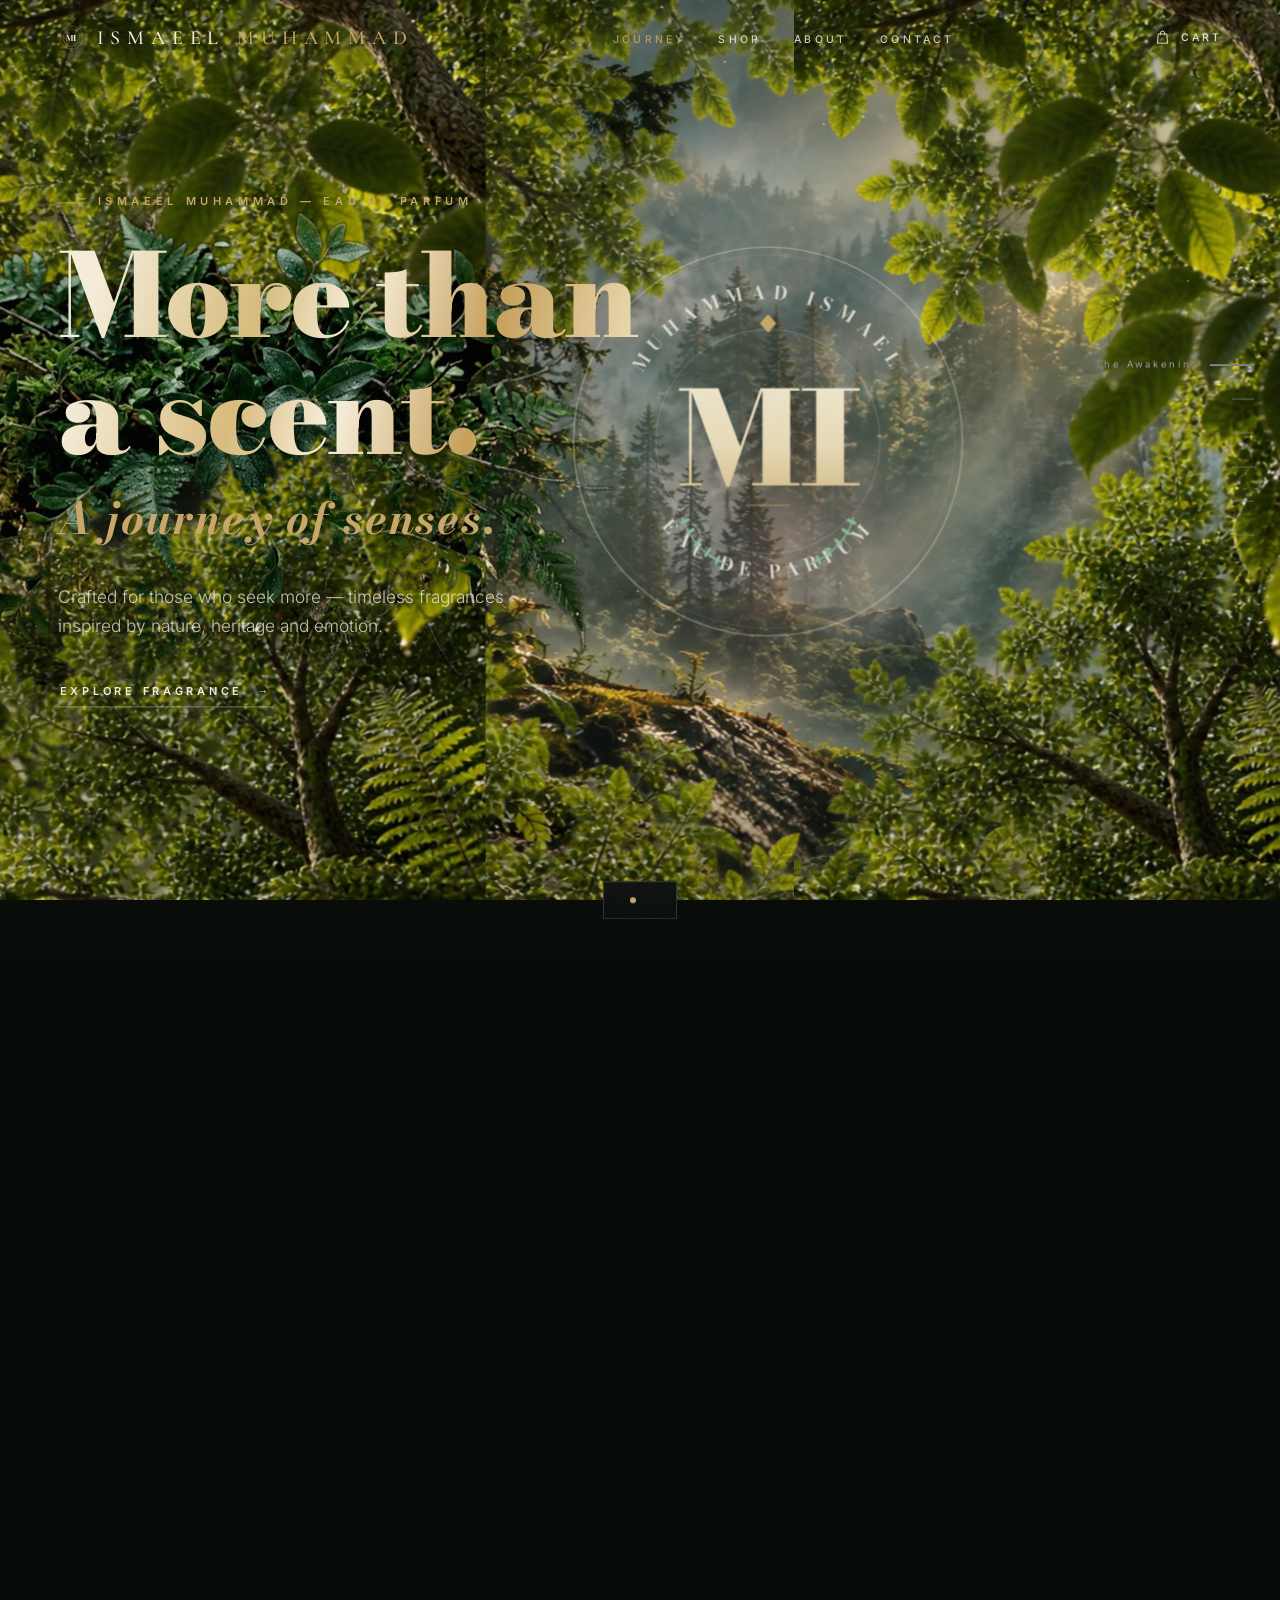
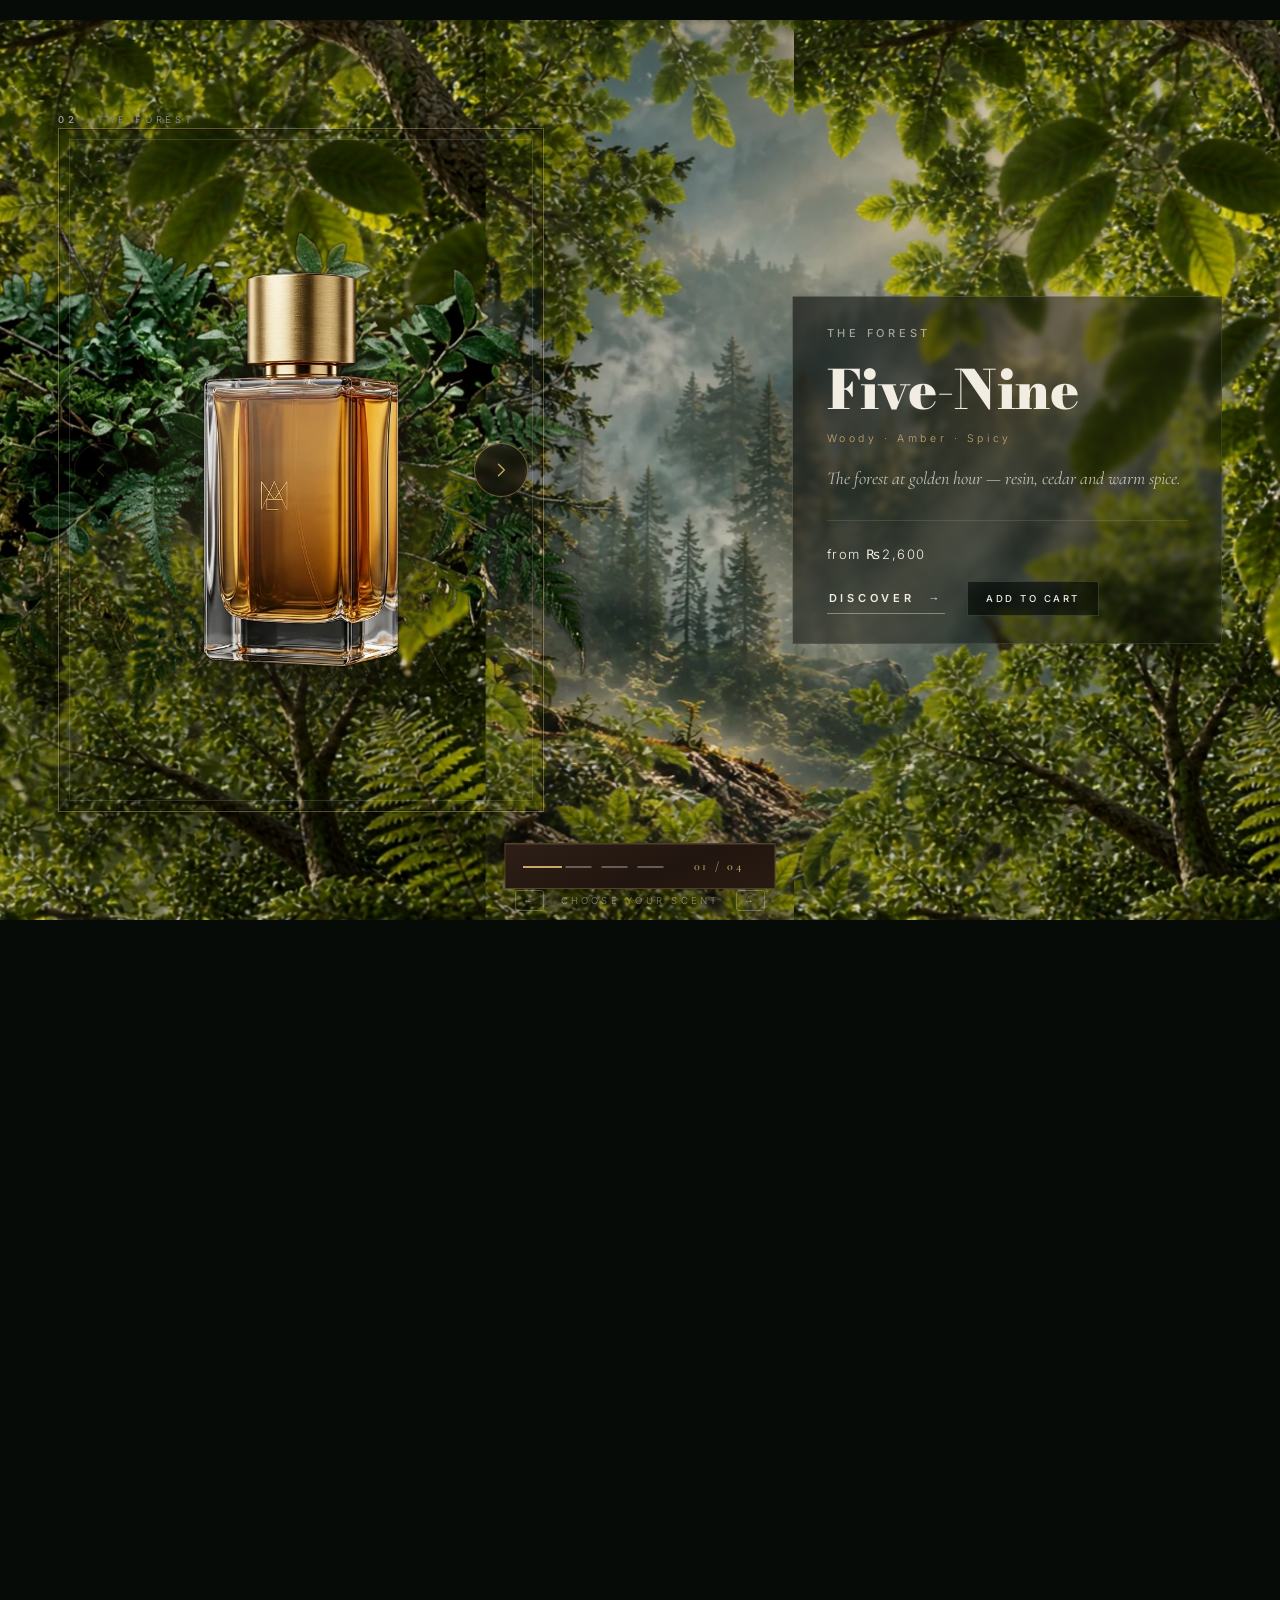
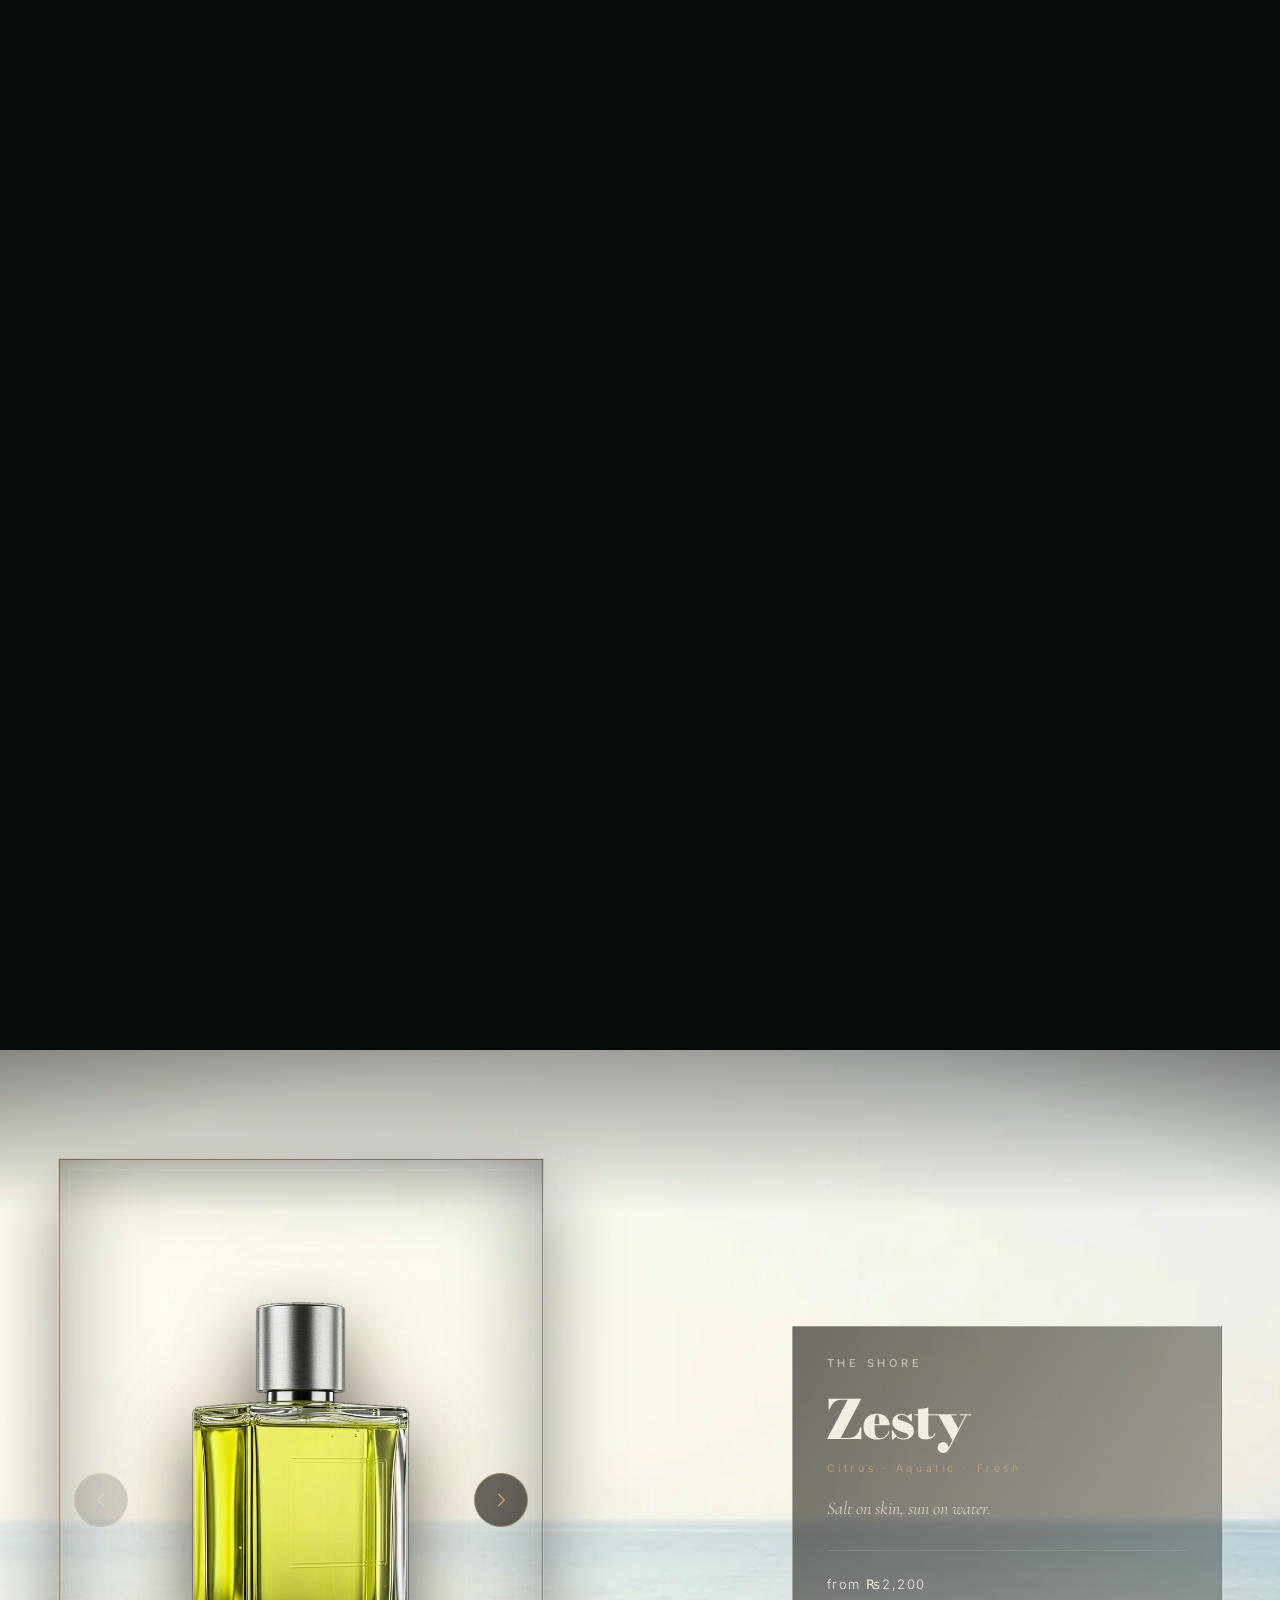
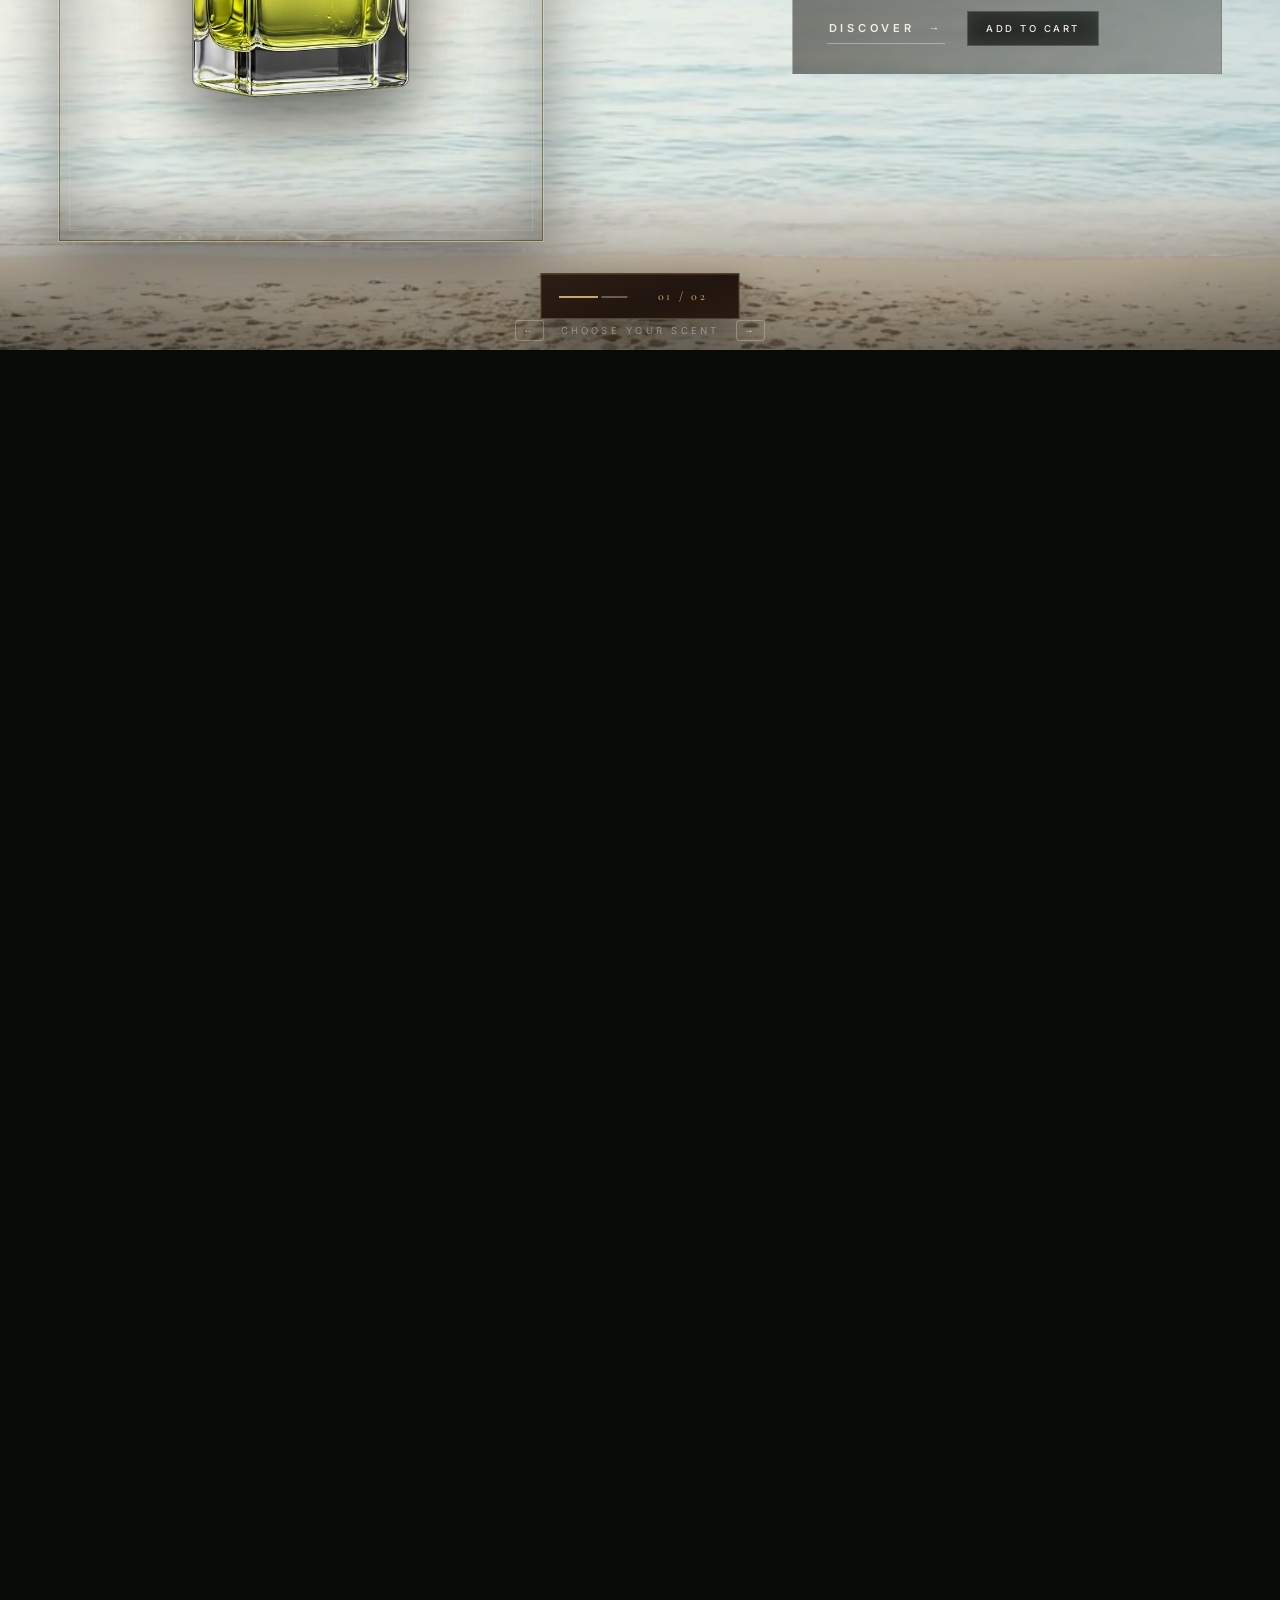
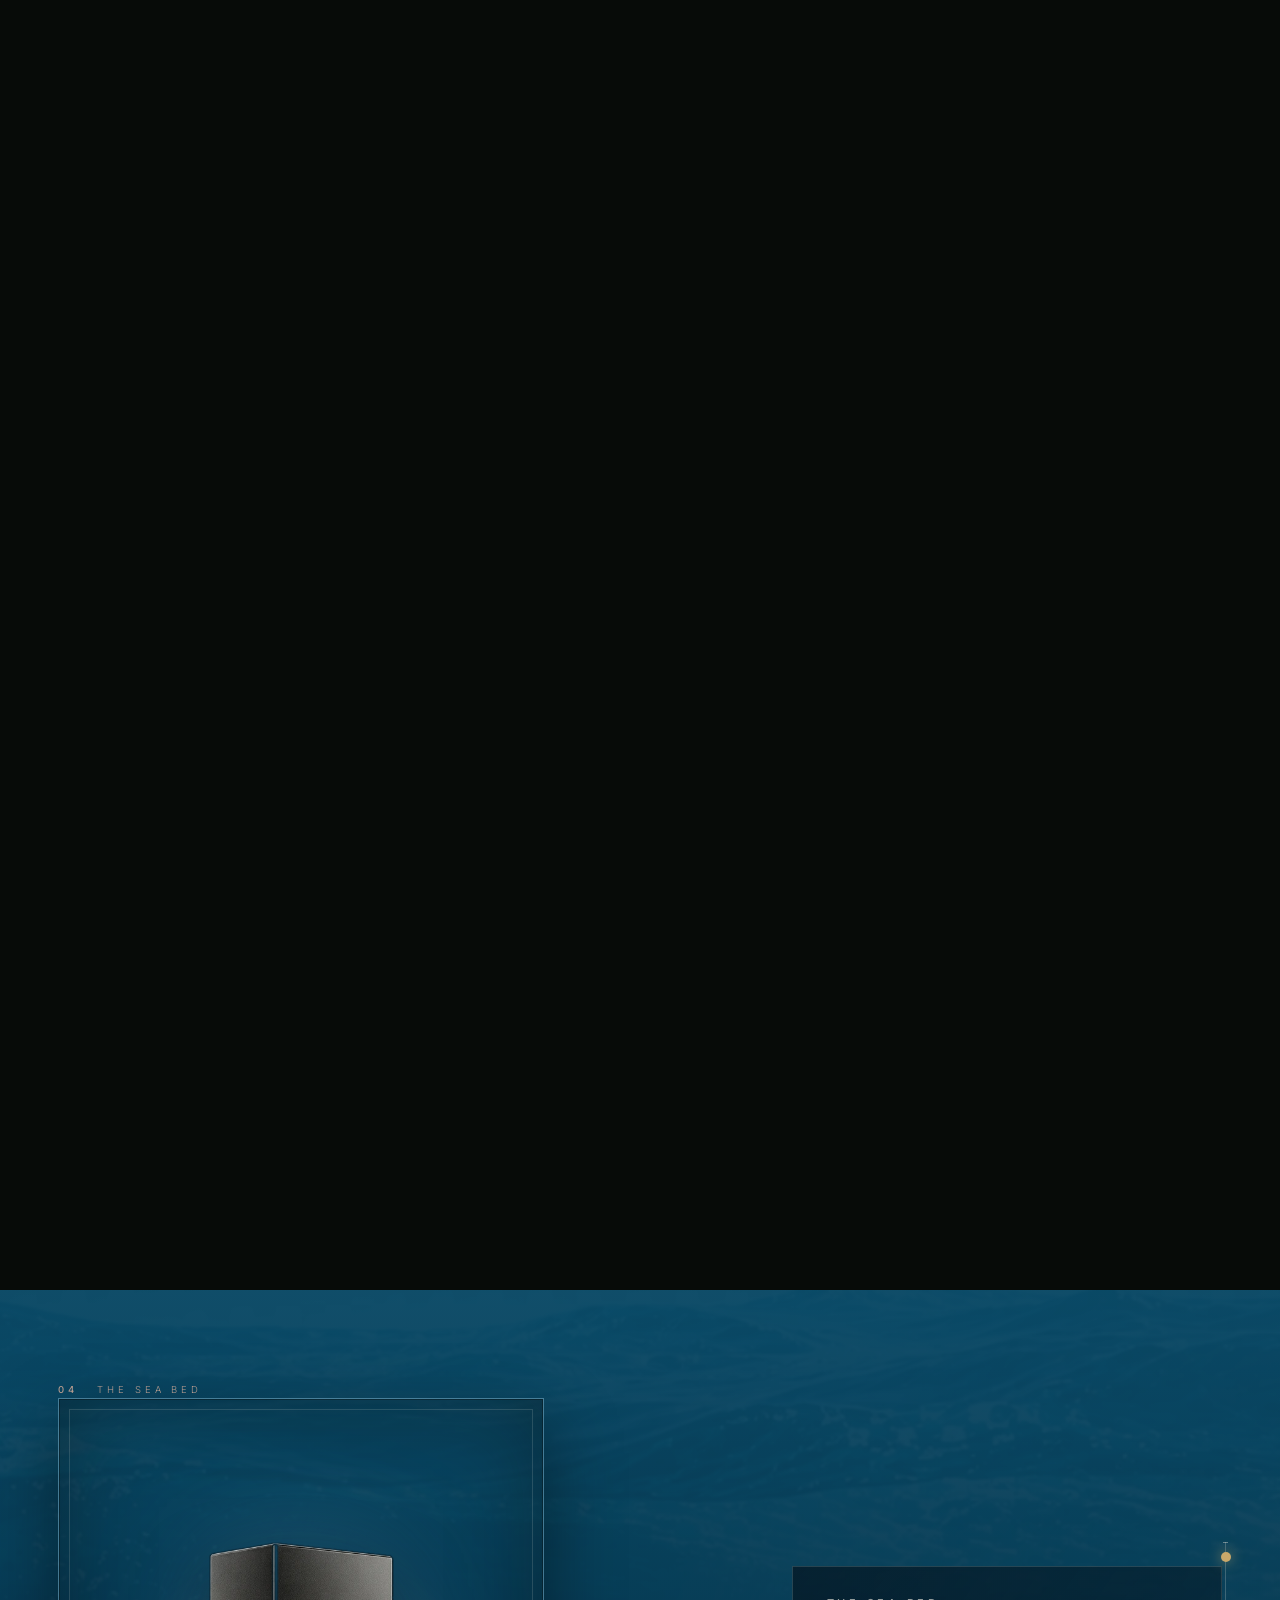
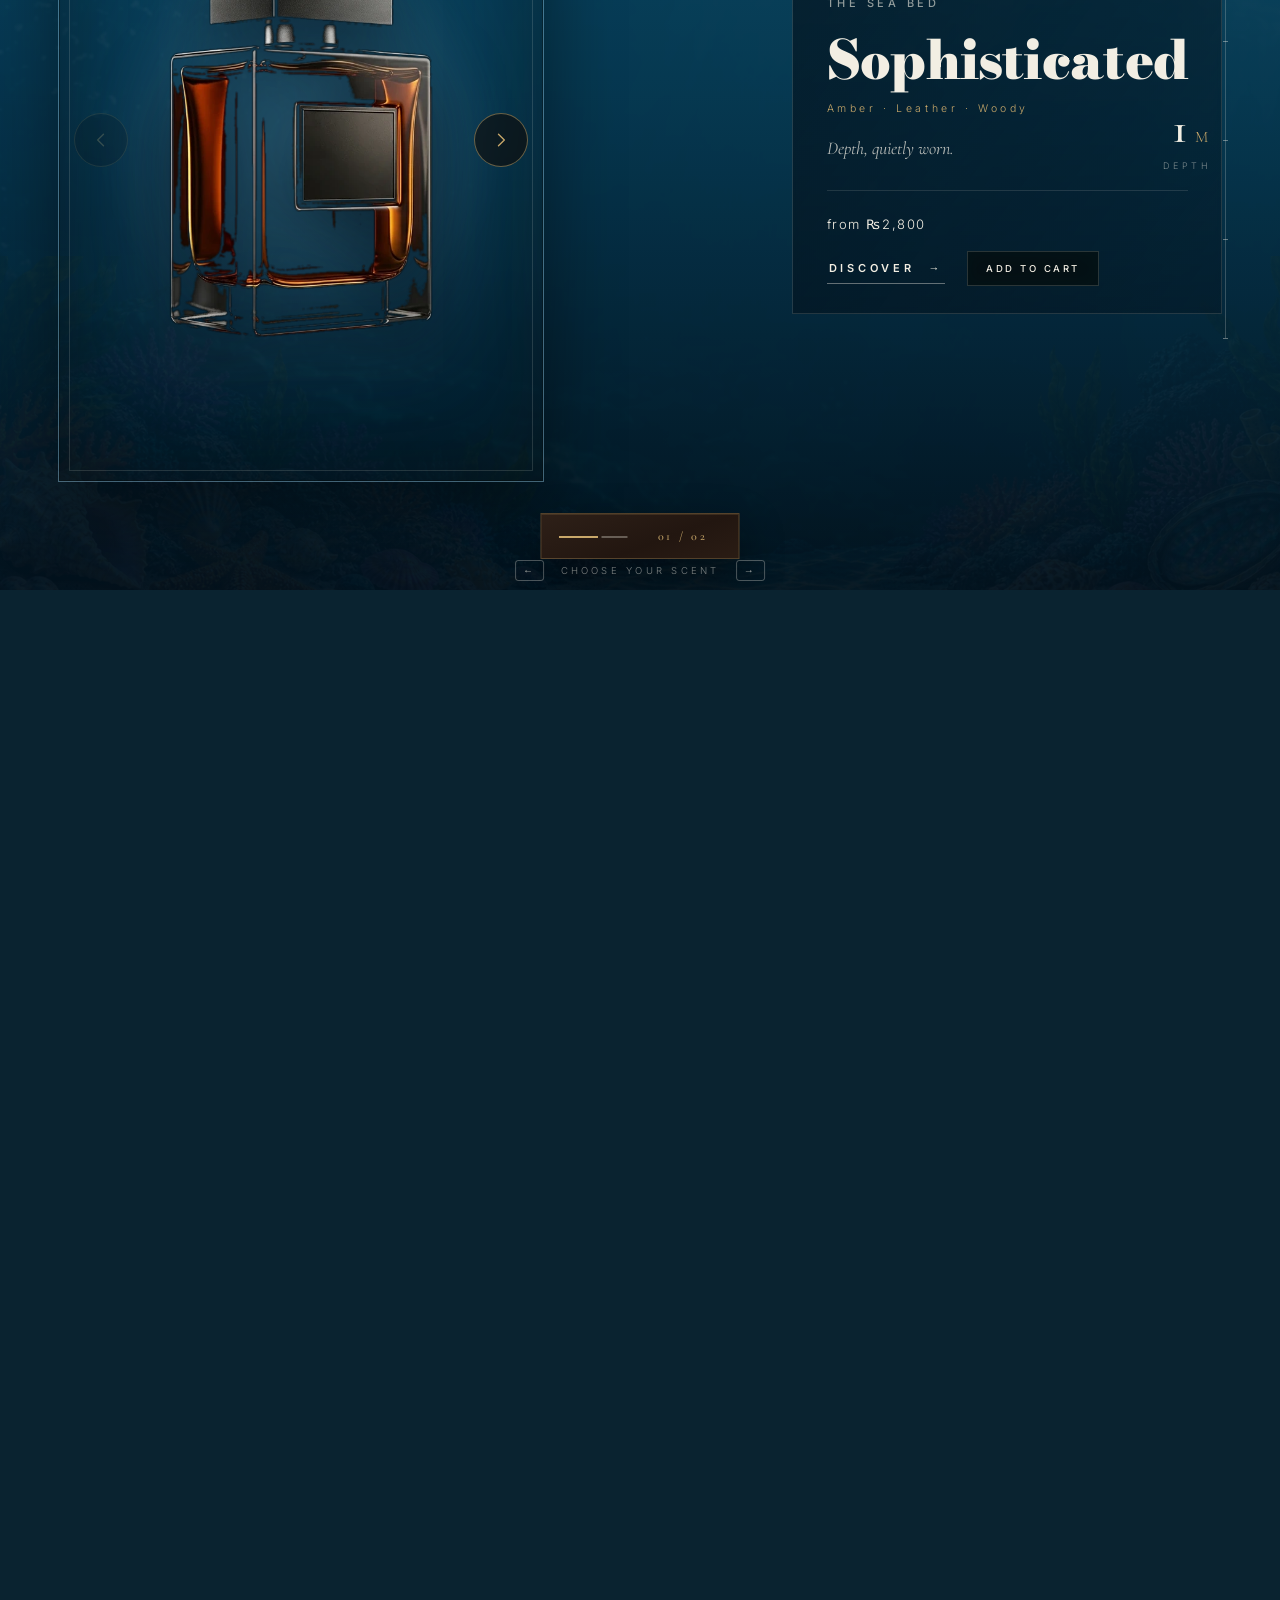
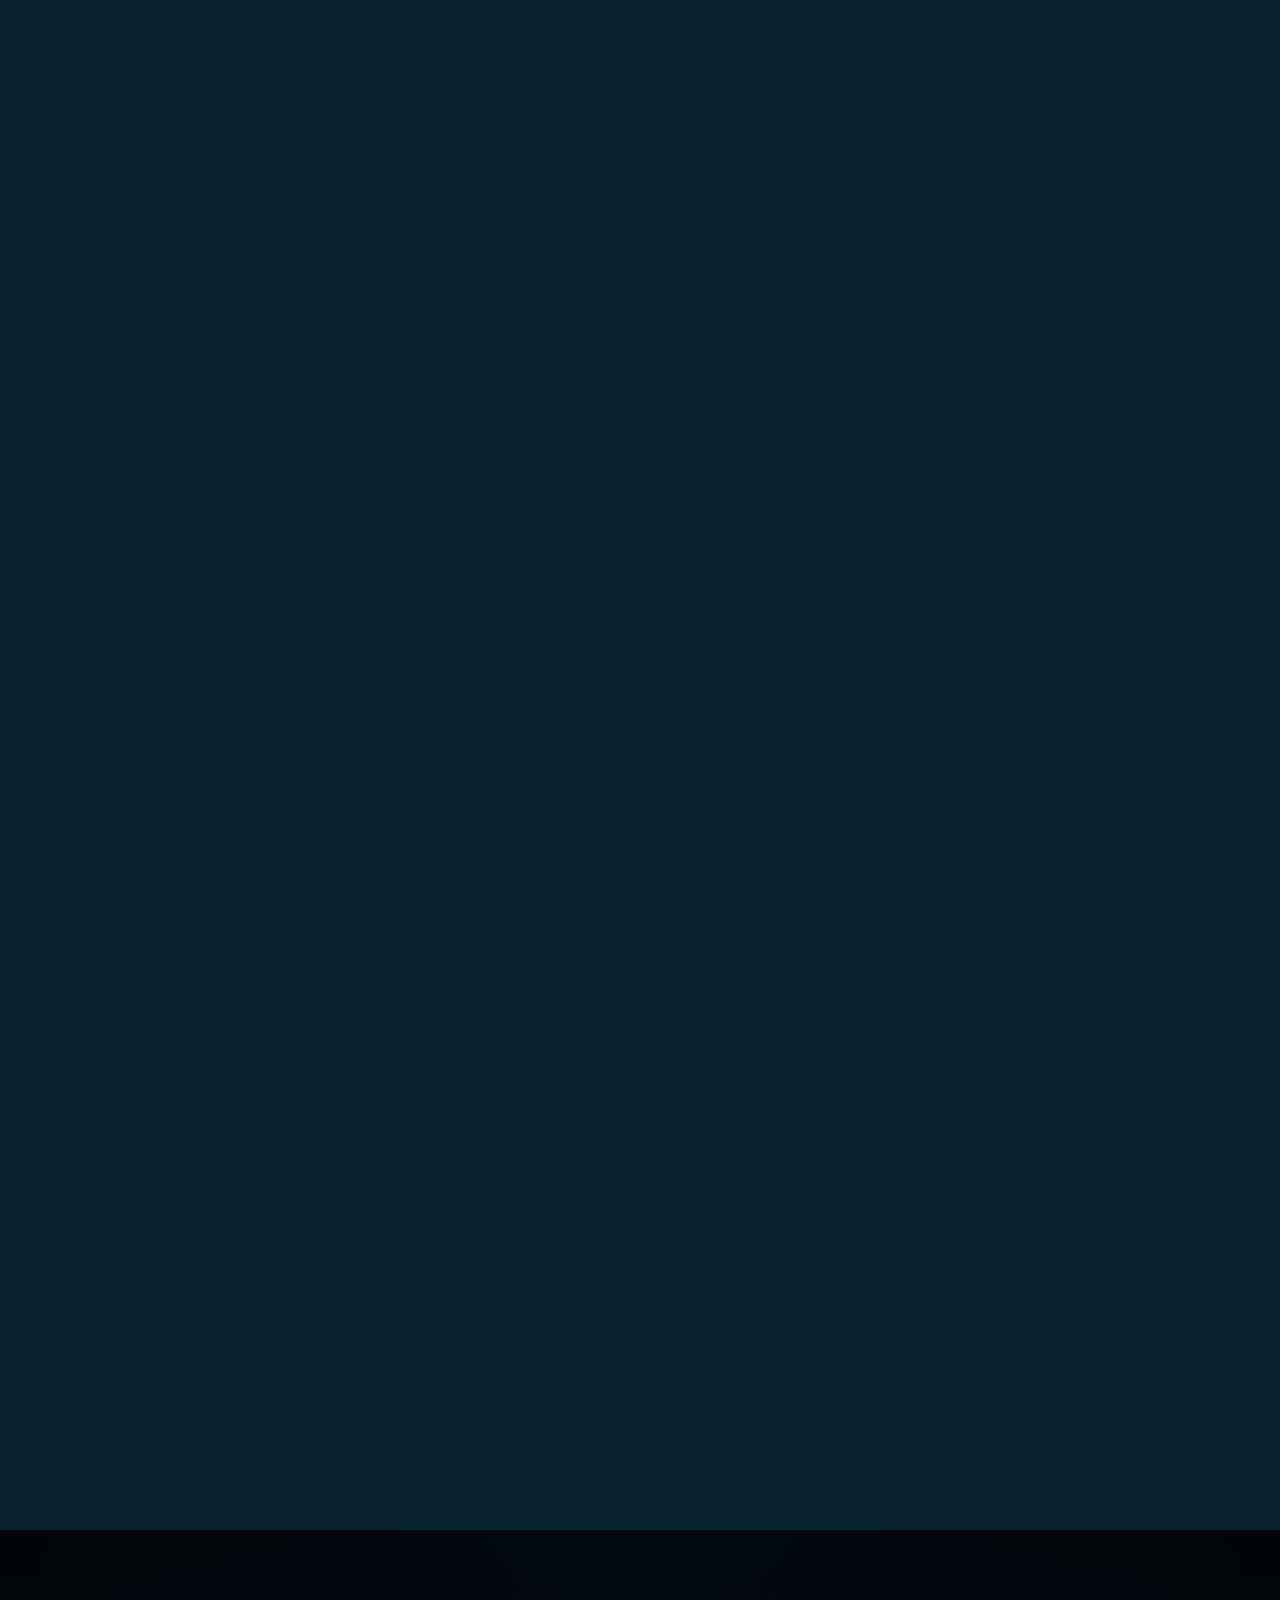
<file: index.html>
<!DOCTYPE html>
<html lang="en">
<head>
<meta charset="UTF-8">
<meta name="viewport" content="width=device-width, initial-scale=1.0">
<title>Ismaeel Muhammad — A Journey of Senses</title>
<meta name="description" content="More than a scent — a journey of senses. Scroll from forest to shore to sea bed and discover the signature fragrances of Ismaeel Muhammad — Eau de Parfums crafted in Pakistan.">
<meta property="og:title" content="Ismaeel Muhammad — A Journey of Senses">
<meta property="og:description" content="You don't browse Ismaeel Muhammad. You enter it. A cinematic fragrance journey from the forest to the deep ocean.">
<meta property="og:image" content="assets/img/env/forest-bg.webp">
<link rel="icon" href="assets/img/ui/favicon.svg" type="image/svg+xml">
<link rel="preload" as="image" href="assets/img/env/forest-bg.webp">
<link rel="stylesheet" href="assets/css/base.css">
<link rel="stylesheet" href="assets/css/journey.css">
<script type="application/ld+json">
{"@context":"https://schema.org","@type":"Organization","name":"Ismaeel Muhammad","url":"https://ismaeelmuhammad.pk/","slogan":"A Journey of Senses"}
</script>
</head>
<body data-page="journey">

<div class="veil" aria-hidden="true">
  <div class="veil__word">Ismaeel Muhammad</div>
  <div class="veil__bar"><i></i></div>
</div>

<div class="progressbar" aria-hidden="true"></div>
<div class="grain" aria-hidden="true"></div>

<nav class="nav" aria-label="Main">
  <a class="nav__logo" href="index.html"><svg class="nav__mark" viewBox="0 0 64 64" aria-hidden="true"><circle cx="32" cy="32" r="27.5" fill="none" stroke="currentColor" opacity=".4"/><circle cx="32" cy="32" r="20.5" fill="none" stroke="#c9a86a" opacity=".55"/><text x="32" y="39.5" text-anchor="middle">MI</text></svg>Ismaeel <em>Muhammad</em></a>
  <ul class="nav__links">
    <li><a href="index.html" data-nav="journey">Journey</a></li>
    <li><a href="shop.html" data-nav="shop">Shop</a></li>
    <li><a href="about.html" data-nav="about">About</a></li>
    <li><a href="contact.html" data-nav="contact">Contact</a></li>
  </ul>
  <div class="nav__right">
    <button class="cart-btn" id="cart-open" aria-label="Open cart">
      <svg viewBox="0 0 24 24" fill="none" stroke="currentColor" stroke-width="1.4"><path d="M6 7h12l1.2 13H4.8L6 7Z"/><path d="M9 9V6a3 3 0 0 1 6 0v3"/></svg>
      Cart <span class="cart-count" data-empty="1">0</span>
    </button>
    <button class="burger" aria-label="Menu"><span></span><span></span></button>
  </div>
</nav>

<div class="mobile-menu">
  <a href="index.html"><span>Journey</span><span class="no">01</span></a>
  <a href="shop.html"><span>Shop</span><span class="no">02</span></a>
  <a href="about.html"><span>About</span><span class="no">03</span></a>
  <a href="contact.html"><span>Contact</span><span class="no">04</span></a>
  <a href="checkout.html"><span>Checkout</span><span class="no">05</span></a>
</div>

<div class="rail" aria-hidden="true">
  <a class="rail__item active" data-rail="01" href="#hero"><span>The Awakening</span></a>
  <a class="rail__item" data-rail="02" href="#forest"><span>The Forest</span></a>
  <a class="rail__item" data-rail="03" href="#transition"><span>The Shore</span></a>
  <a class="rail__item" data-rail="04" href="#ocean"><span>The Sea Bed</span></a>
  <a class="rail__item" data-rail="05" href="#mostwanted"><span>The Depths</span></a>
  <a class="rail__item" data-rail="06" href="#collections"><span>Collections</span></a>
</div>

<main class="journey">

  <!-- ================================================
       SCENE 01 — THE FOREST / THE SCENT AWAKENS
       ================================================ -->
  <section class="scene" id="hero" data-rail="01" aria-label="The awakening">
    <div class="stage">
      <div class="layer hero-bg"><img src="assets/img/env/forest-bg.webp" alt="A dark cinematic forest at dawn"></div>
      <div class="fog" aria-hidden="true"></div>
      <div class="sunshaft" aria-hidden="true"></div>
      <div class="layer hero-mid" aria-hidden="true"><img src="assets/img/env/model-mid.webp" alt=""></div>

      <div class="leaf leaf--far" aria-hidden="true"><img src="assets/img/env/model-fore.webp" alt=""></div>

      <!-- the house crest — the Muhammad Ismael monogram seal in the opening.
           Inline SVG on the house display face: razor-sharp at any zoom and
           tinted with the gold theme (swap for the official logo file when
           it lands in the repo) -->
      <a class="hero-emblem" href="about.html" aria-label="Ismaeel Muhammad — the house of fragrance">
        <div class="hero-emblem-in">
          <span class="halo" aria-hidden="true"></span>
          <svg class="emblem" viewBox="0 0 360 360" role="img" aria-label="Ismaeel Muhammad crest">
            <defs>
              <path id="ringTop" d="M 50 180 A 130 130 0 0 1 310 180"/>
              <path id="ringBot" d="M 56 180 A 124 124 0 0 0 304 180"/>
              <linearGradient id="miGrad" x1="0" y1="0" x2="0" y2="1">
                <stop offset="0" stop-color="#f6efe0"/>
                <stop offset=".55" stop-color="#e9dcb8"/>
                <stop offset="1" stop-color="#c9a86a"/>
              </linearGradient>
            </defs>
            <circle cx="180" cy="180" r="177" fill="none" stroke="rgba(243,238,227,.38)" stroke-width="1.2"/>
            <circle cx="180" cy="180" r="170" fill="none" stroke="rgba(243,238,227,.16)" stroke-width=".7"/>
            <circle cx="180" cy="180" r="102" fill="none" stroke="rgba(243,238,227,.26)" stroke-width=".8"/>
            <text class="emblem__ring"><textPath href="#ringTop" startOffset="50%" text-anchor="middle">MUHAMMAD&#160;ISMAEL</textPath></text>
            <text class="emblem__ring"><textPath href="#ringBot" startOffset="50%" text-anchor="middle">EAU&#160;DE&#160;PARFUM</textPath></text>
            <path d="M180 64l7.5 8.5-7.5 8.5-7.5-8.5z" fill="#c9a86a"/>
            <g fill="none" stroke="#8fbf9f" stroke-width="1.4" stroke-linecap="round" opacity=".92">
              <path d="M143 292c-21-8-35-23-41-43"/>
              <path d="M217 292c21-8 35-23 41-43"/>
            </g>
            <g fill="#8fbf9f" opacity=".92">
              <ellipse cx="134" cy="288" rx="5" ry="1.7" transform="rotate(-64 134 288)"/>
              <ellipse cx="125" cy="281" rx="5" ry="1.7" transform="rotate(-54 125 281)"/>
              <ellipse cx="116" cy="272" rx="5" ry="1.7" transform="rotate(-44 116 272)"/>
              <ellipse cx="109" cy="262" rx="5" ry="1.7" transform="rotate(-34 109 262)"/>
              <ellipse cx="104" cy="253" rx="5" ry="1.7" transform="rotate(-24 104 253)"/>
              <ellipse cx="226" cy="288" rx="5" ry="1.7" transform="rotate(64 226 288)"/>
              <ellipse cx="235" cy="281" rx="5" ry="1.7" transform="rotate(54 235 281)"/>
              <ellipse cx="244" cy="272" rx="5" ry="1.7" transform="rotate(44 244 272)"/>
              <ellipse cx="251" cy="262" rx="5" ry="1.7" transform="rotate(34 251 262)"/>
              <ellipse cx="256" cy="253" rx="5" ry="1.7" transform="rotate(24 256 253)"/>
            </g>
            <path d="M160 238h40" stroke="rgba(201,168,106,.75)" stroke-width="1"/>
            <text class="emblem__mi" x="180" y="220" text-anchor="middle">MI</text>
          </svg>
        </div>
      </a>

      <div class="leaf leaf--l" aria-hidden="true"><img src="assets/img/env/leaf-right.webp" alt=""></div>
      <div class="leaf leaf--r" aria-hidden="true"><img src="assets/img/env/leaf-right.webp" alt=""></div>
      <div class="leaf leaf--n" aria-hidden="true"><img src="assets/img/env/leaf-near.webp" alt=""></div>
      <canvas class="p-canvas" aria-hidden="true"></canvas>
      <div class="vignette" aria-hidden="true"></div>

      <!-- the forest, pre-loaded: fades in near the end of the awakening so
           the handoff into the forest is a pure cross-fade onto an identical
           frame — the same technique as the shore pre-load. This copy sits
           above the mouse-parallaxed scenery and is not parallaxed itself,
           so it always matches the forest's static frame exactly -->
      <div class="forest-pre" aria-hidden="true">
        <div class="layer forest-bg"><img src="assets/img/env/forest-bg.webp" alt=""></div>
        <div class="forest-frame">
          <div class="layer ff-mid"><img src="assets/img/env/model-mid.webp" alt=""></div>
          <div class="leaf leaf--far ff-far"><img src="assets/img/env/model-fore.webp" alt=""></div>
          <div class="leaf leaf--l ff-l"><img src="assets/img/env/leaf-right.webp" alt=""></div>
          <div class="leaf leaf--r ff-r"><img src="assets/img/env/leaf-right.webp" alt=""></div>
          <div class="leaf leaf--n ff-n"><img src="assets/img/env/leaf-near.webp" alt=""></div>
          <div class="fog"></div>
          <div class="sunshaft"></div>
        </div>
        <div class="vignette"></div>
      </div>

      <div class="hero-copy">
        <span class="eyebrow">Ismaeel Muhammad — Eau de Parfum</span>
        <h1 class="display">More than<br>a scent.</h1>
        <div class="journeysub">A journey of senses.</div>
        <p class="body-l">Crafted for those who seek more — timeless fragrances inspired by nature, heritage and emotion.</p>
        <a class="btn" href="#forest">Explore fragrance <span class="arr">→</span></a>
      </div>

      <div class="hero-foot">
        <div class="scrollcue"><span class="line"></span> Scroll to enter</div>
        <div>01 / 06</div>
      </div>
    </div>
  </section>

  <!-- ================================================
       SCENE 02 — THE FOREST EXPERIENCE
       ================================================ -->
  <section class="scene" id="forest" data-rail="02" aria-label="The forest collection">
    <div class="stage">
      <!-- the beach, pre-loaded BEHIND the forest world: at the end of the
           forest the whole forest zooms out (the camera pulls back, per the
           reference vid) and the beach occurs around it -->
      <div class="beach-pre" aria-hidden="true"><img src="assets/img/env/beach.webp" alt=""></div>
      <div class="forest-world">
      <div class="layer forest-bg"><img src="assets/img/env/forest-bg.webp" alt="Deep forest environment"></div>
      <div class="forest-frame" aria-hidden="true">
        <div class="layer ff-mid"><img src="assets/img/env/model-mid.webp" alt=""></div>
        <div class="leaf leaf--far ff-far"><img src="assets/img/env/model-fore.webp" alt=""></div>
        <div class="leaf leaf--l ff-l"><img src="assets/img/env/leaf-right.webp" alt=""></div>
        <div class="leaf leaf--r ff-r"><img src="assets/img/env/leaf-right.webp" alt=""></div>
        <div class="leaf leaf--n ff-n"><img src="assets/img/env/leaf-near.webp" alt=""></div>
        <div class="fog"></div>
        <div class="sunshaft"></div>
      </div>
      <div class="vignette" aria-hidden="true"></div>
<div class="stagechip stagechip--forest"><b>02</b> The Forest</div>

      
            <!-- the fragrance selector — racing-game style, fully scroll-independent:
           the model showcase (with the perfume held in the foliage window) sits
           on the LEFT, the description on the RIGHT, and the arrows live in the
           brown selection bar at the bottom. Arrows / arrow-keys / dots / swipe
           change the fragrance — scrolling never does -->
      <div class="picker picker--forest" aria-label="Choose a forest fragrance">
        <div class="pk-show">
          <div class="pk-window">
            <div class="pk-track">
              <figure class="pk-slide">
                <span class="pk-glow" aria-hidden="true"></span>
                <img class="pk-bottlefig" src="assets/img/bottles/five-nine.webp" alt="Five-Nine perfume bottle" draggable="false">
              </figure>
            </div>
          </div>
          <button class="pk-side pk-side--prev" aria-label="Previous fragrance"><svg viewBox="0 0 24 24"><path d="M15 5l-7 7 7 7" fill="none" stroke="currentColor" stroke-width="1.6" stroke-linecap="round" stroke-linejoin="round"/></svg></button>
          <button class="pk-side pk-side--next" aria-label="Next fragrance"><svg viewBox="0 0 24 24"><path d="M9 5l7 7-7 7" fill="none" stroke="currentColor" stroke-width="1.6" stroke-linecap="round" stroke-linejoin="round"/></svg></button>
          <span class="pk-show-frame" aria-hidden="true"></span>
        </div>

        <aside class="pk-card">
          <span class="label">The Forest</span>
          <h3 class="display pk-name">Five-Nine</h3>
          <div class="pk-family">Woody · Amber · Spicy</div>
          <p class="pk-tag">The forest at golden hour — resin, cedar and warm spice.</p>
          <div class="pk-meta">
            <span class="pk-price">from ₨2,600</span>
            <div class="pk-cta">
              <a class="btn pk-link" href="product.html?p=five-nine">Discover <span class="arr">→</span></a>
              <button class="chip-btn" data-add="five-nine">Add to cart</button>
            </div>
          </div>
        </aside>

        <div class="pk-bar" role="group" aria-label="Fragrance selection">
          <div class="pk-dots">
            <button class="on" data-go="0" aria-label="Five-Nine"></button>
            <button data-go="1" aria-label="Hopeful"></button>
            <button data-go="2" aria-label="Charming"></button>
            <button data-go="3" aria-label="Mi Amor"></button>
          </div>
          <b class="pk-count">01 / 04</b>
        </div>
        <div class="pk-hint"><span>←</span> choose your scent <span>→</span></div>
      </div>

            </div>
    </div>
  </section>

  <!-- ================================================
       SCENE 03 — TRANSITION / FOREST → OPEN LAND → WATER
       ================================================ -->
  <section class="scene" id="transition" data-rail="03" aria-label="From forest to the shore, then under the water">
    <div class="stage">
      <div class="layer trans-beach"><img src="assets/img/env/beach.webp" alt="Bright sky and warm sand at the shore"></div>
      <div class="water-rise" aria-hidden="true">
        <div class="water-fill"><img src="assets/img/env/ocean-surface.webp" alt=""></div>
      </div>
      <div class="trans-wash" aria-hidden="true"></div>
      <div class="shore-overlay" aria-hidden="true">
        <div class="bushes"><img src="assets/img/env/model-mid.webp" alt=""></div>
        <div class="leaves"><img src="assets/img/env/leaf-near.webp" alt=""></div>
      </div>
      <div class="vignette trans-vignette" aria-hidden="true"></div>
      <div class="stagechip"><b>03</b> The Shore</div>

      
      
            <!-- the fragrance selector — racing-game style, fully scroll-independent:
           the model showcase (with the perfume held in the foliage window) sits
           on the LEFT, the description on the RIGHT, and the arrows live in the
           brown selection bar at the bottom. Arrows / arrow-keys / dots / swipe
           change the fragrance — scrolling never does -->
      <div class="picker picker--shore" aria-label="Choose a shore fragrance">
        <div class="pk-show">
          <div class="pk-window">
            <div class="pk-track">
              <figure class="pk-slide">
                <span class="pk-glow" aria-hidden="true"></span>
                <img class="pk-bottlefig" src="assets/img/bottles/zesty.webp" alt="Zesty perfume bottle" draggable="false">
              </figure>
            </div>
          </div>
          <button class="pk-side pk-side--prev" aria-label="Previous fragrance"><svg viewBox="0 0 24 24"><path d="M15 5l-7 7 7 7" fill="none" stroke="currentColor" stroke-width="1.6" stroke-linecap="round" stroke-linejoin="round"/></svg></button>
          <button class="pk-side pk-side--next" aria-label="Next fragrance"><svg viewBox="0 0 24 24"><path d="M9 5l7 7-7 7" fill="none" stroke="currentColor" stroke-width="1.6" stroke-linecap="round" stroke-linejoin="round"/></svg></button>
          <span class="pk-show-frame" aria-hidden="true"></span>
        </div>

        <aside class="pk-card">
          <span class="label">The Shore</span>
          <h3 class="display pk-name">Zesty</h3>
          <div class="pk-family">Citrus · Aquatic · Fresh</div>
          <p class="pk-tag">Salt on skin, sun on water.</p>
          <div class="pk-meta">
            <span class="pk-price">from ₨2,200</span>
            <div class="pk-cta">
              <a class="btn pk-link" href="product.html?p=zesty">Discover <span class="arr">→</span></a>
              <button class="chip-btn" data-add="zesty">Add to cart</button>
            </div>
          </div>
        </aside>

        <div class="pk-bar" role="group" aria-label="Fragrance selection">
          <div class="pk-dots">
            <button class="on" data-go="0" aria-label="Zesty"></button>
            <button data-go="1" aria-label="Happy"></button>
          </div>
          <b class="pk-count">01 / 02</b>
        </div>
        <div class="pk-hint"><span>←</span> choose your scent <span>→</span></div>
      </div>
    </div>
  </section>

  <!-- ================================================
       SCENE 04 — THE OCEAN / THE DIVE
       ================================================ -->
  <section class="scene" id="ocean" data-rail="04" aria-label="The dive">
    <div class="stage">
      <div class="layer ocean-water"><img src="assets/img/env/ocean-surface.webp" alt="Open ocean water filling the screen"></div>
      <div class="ocean-dark" aria-hidden="true"></div>
      <div class="ocean-bed-model" aria-hidden="true"><img src="assets/img/env/oceanbed.webp" alt=""></div>
      <div class="rays" aria-hidden="true"></div>
      <div class="caustics" aria-hidden="true"></div>
      <div class="ocean-veil" aria-hidden="true"></div>
      <canvas class="p-canvas" aria-hidden="true"></canvas>
      <div class="vignette" aria-hidden="true"></div>
      <div class="stagechip"><b>04</b> The Sea Bed</div>

      
      <div class="depthmeter" aria-hidden="true">
        <div class="read">
          <div class="val"><b>0</b><small>M</small></div>
          <div class="lab">Depth</div>
        </div>
        <div class="ruler">
          <i style="top:0%"></i><i style="top:25%"></i><i style="top:50%"></i><i style="top:75%"></i><i style="top:100%"></i>
          <span class="pin" style="top:0%"></span>
        </div>
      </div>

      
            <!-- the fragrance selector — racing-game style, fully scroll-independent:
           the model showcase (with the perfume held in the foliage window) sits
           on the LEFT, the description on the RIGHT, and the arrows live in the
           brown selection bar at the bottom. Arrows / arrow-keys / dots / swipe
           change the fragrance — scrolling never does -->
      <div class="picker picker--ocean" aria-label="Choose a sea bed fragrance">
        <div class="pk-show">
          <div class="pk-window">
            <div class="pk-track">
              <figure class="pk-slide">
                <span class="pk-glow" aria-hidden="true"></span>
                <img class="pk-bottlefig" src="assets/img/bottles/sophisticated.webp" alt="Sophisticated perfume bottle" draggable="false">
              </figure>
            </div>
          </div>
          <button class="pk-side pk-side--prev" aria-label="Previous fragrance"><svg viewBox="0 0 24 24"><path d="M15 5l-7 7 7 7" fill="none" stroke="currentColor" stroke-width="1.6" stroke-linecap="round" stroke-linejoin="round"/></svg></button>
          <button class="pk-side pk-side--next" aria-label="Next fragrance"><svg viewBox="0 0 24 24"><path d="M9 5l7 7-7 7" fill="none" stroke="currentColor" stroke-width="1.6" stroke-linecap="round" stroke-linejoin="round"/></svg></button>
          <span class="pk-show-frame" aria-hidden="true"></span>
        </div>

        <aside class="pk-card">
          <span class="label">The Sea Bed</span>
          <h3 class="display pk-name">Sophisticated</h3>
          <div class="pk-family">Amber · Leather · Woody</div>
          <p class="pk-tag">Depth, quietly worn.</p>
          <div class="pk-meta">
            <span class="pk-price">from ₨2,800</span>
            <div class="pk-cta">
              <a class="btn pk-link" href="product.html?p=sophisticated">Discover <span class="arr">→</span></a>
              <button class="chip-btn" data-add="sophisticated">Add to cart</button>
            </div>
          </div>
        </aside>

        <div class="pk-bar" role="group" aria-label="Fragrance selection">
          <div class="pk-dots">
            <button class="on" data-go="0" aria-label="Sophisticated"></button>
            <button data-go="1" aria-label="King in the North"></button>
          </div>
          <b class="pk-count">01 / 02</b>
        </div>
        <div class="pk-hint"><span>←</span> choose your scent <span>→</span></div>
      </div>
    </div>
  </section>

  <!-- ================================================
       SCENE 05 — MOST WANTED / THE DEPTHS
       ================================================ -->
  <section class="scene" id="mostwanted" data-rail="05" aria-label="Most wanted fragrances">
    <div class="stage mw-stage">
      <div class="beam" aria-hidden="true"></div>
      <div class="vignette" aria-hidden="true"></div>
      <div class="stagechip"><b>05</b> The Depths — 40 metres</div>

      <div class="mw-inner">
        <span class="eyebrow">Most Wanted</span>
        <h2 class="display">The depths reveal what people choose most.</h2>
        <div class="sub">The deeper you go, the rarer the fragrance becomes.</div>

        <div class="mw-grid">

          <a class="pcard mw-card" href="product.html?p=king-in-the-north">
            <div class="pcard__media">
              <span class="pcard__badge">Most Wanted</span>
              <img class="bottle" src="assets/img/bottles/king-in-the-north.webp" alt="King in the North perfume bottle">
              <span class="pcard__glow" aria-hidden="true"></span>
              <div class="pcard__actions"><button class="chip-btn" data-add="king-in-the-north">Add to cart</button></div>
            </div>
            <div class="pcard__info">
              <div class="pcard__name">King in the North</div>
              <div class="pcard__family">Icy · Smoky · Oud</div>
              <div class="pcard__row"><span class="pcard__price">from ₨3,200</span><span class="pcard__stars">★★★★★</span></div>
            </div>
          </a>

          <a class="pcard mw-card" href="product.html?p=five-nine">
            <div class="pcard__media">
              <span class="pcard__badge">Bestseller</span>
              <img class="bottle" src="assets/img/bottles/five-nine.webp" alt="Five-Nine perfume bottle">
              <span class="pcard__glow" aria-hidden="true"></span>
              <div class="pcard__actions"><button class="chip-btn" data-add="five-nine">Add to cart</button></div>
            </div>
            <div class="pcard__info">
              <div class="pcard__name">Five-Nine</div>
              <div class="pcard__family">Woody · Amber · Spicy</div>
              <div class="pcard__row"><span class="pcard__price">from ₨2,600</span><span class="pcard__stars">★★★★★</span></div>
            </div>
          </a>

          <a class="pcard mw-card" href="product.html?p=sophisticated">
            <div class="pcard__media">
              <span class="pcard__badge">Bestseller</span>
              <img class="bottle" src="assets/img/bottles/sophisticated.webp" alt="Sophisticated perfume bottle">
              <span class="pcard__glow" aria-hidden="true"></span>
              <div class="pcard__actions"><button class="chip-btn" data-add="sophisticated">Add to cart</button></div>
            </div>
            <div class="pcard__info">
              <div class="pcard__name">Sophisticated</div>
              <div class="pcard__family">Amber · Leather · Woody</div>
              <div class="pcard__row"><span class="pcard__price">from ₨2,800</span><span class="pcard__stars">★★★★★</span></div>
            </div>
          </a>

          <a class="pcard mw-card" href="product.html?p=happy">
            <div class="pcard__media">
              <img class="bottle" src="assets/img/bottles/happy.webp" alt="Happy perfume bottle">
              <span class="pcard__glow" aria-hidden="true"></span>
              <div class="pcard__actions"><button class="chip-btn" data-add="happy">Add to cart</button></div>
            </div>
            <div class="pcard__info">
              <div class="pcard__name">Happy</div>
              <div class="pcard__family">Fruity · Fresh · Sweet</div>
              <div class="pcard__row"><span class="pcard__price">from ₨2,200</span><span class="pcard__stars">★★★★☆</span></div>
            </div>
          </a>

        </div>

        <div class="mw-foot">
          <a class="btn-solid" href="shop.html">View all fragrances</a>
        </div>
      </div>
    </div>
  </section>

  <!-- ================================================
       SCENE 06 — BRAND STORY
       ================================================ -->
  <section class="collections" id="collections" data-rail="06" aria-label="Collections">
    <div class="collections__head" data-reveal>
      <div>
        <span class="eyebrow">Explore</span>
        <h2 class="display">Our <em>collections.</em></h2>
      </div>
      <a class="btn" href="shop.html">Enter the shop <span class="arr">→</span></a>
    </div>

    <div class="portal-grid">
      <a class="portal" href="shop.html?cat=men" data-reveal>
        <img src="assets/img/collections/five-nine.jpg" alt="Five-Nine — For Men, from ismaeelmuhammad.pk">
        <span class="veil2"></span>
        <div class="pt">
          <span class="label">For Men</span>
          <h3 class="display">Men</h3>
          <span class="go">Woody &amp; timeless — explore <span class="arr">→</span></span>
        </div>
      </a>
      <a class="portal" href="shop.html?cat=women" data-reveal style="--d:.08s">
        <img src="assets/img/collections/delicious.jpg" alt="Delicious — For Women, from ismaeelmuhammad.pk">
        <span class="veil2"></span>
        <div class="pt">
          <span class="label">For Women</span>
          <h3 class="display">Women</h3>
          <span class="go">Elegant &amp; radiant — explore <span class="arr">→</span></span>
        </div>
      </a>
      <a class="portal" href="#mostwanted" data-reveal style="--d:.16s">
        <img src="assets/img/collections/king-in-the-north.jpg" alt="King in the North — Most Wanted, from ismaeelmuhammad.pk">
        <span class="veil2"></span>
        <div class="pt">
          <span class="label">40 Metres Down</span>
          <h3 class="display">Most Wanted</h3>
          <span class="go">What people choose most <span class="arr">→</span></span>
        </div>
      </a>
      <a class="portal" href="shop.html?cat=attars" data-reveal>
        <img src="assets/img/collections/hopeful.jpg" alt="Hopeful attar — from ismaeelmuhammad.pk">
        <span class="veil2"></span>
        <div class="pt">
          <span class="label">Concentrated</span>
          <h3 class="display">Attars</h3>
          <span class="go">The old-world essence <span class="arr">→</span></span>
        </div>
      </a>
      <a class="portal wide" href="shop.html?cat=discovery" data-reveal style="--d:.08s">
        <img src="assets/img/collections/discovery-set.png" alt="The Discovery Set — from ismaeelmuhammad.pk">
        <span class="veil2"></span>
        <div class="pt">
          <span class="label">Try Them All</span>
          <h3 class="display">Discovery Set</h3>
          <span class="go">The journey in one box <span class="arr">→</span></span>
        </div>
      </a>
      <a class="portal wide" href="shop.html" data-reveal>
        <img src="assets/img/collections/charming.png" alt="Charming — All Fragrances, from ismaeelmuhammad.pk">
        <span class="veil2"></span>
        <div class="pt">
          <span class="label">The Collection</span>
          <h3 class="display">All Fragrances</h3>
          <span class="go">Enter the shop <span class="arr">→</span></span>
        </div>
      </a>
    </div>
  </section>

  <!-- end of journey -->
  <section class="journey-end" aria-label="Continue">
    <div class="waterecho" aria-hidden="true"></div>
    <span class="eyebrow" data-reveal>The journey continues</span>
    <h2 class="display" data-reveal style="--d:.1s">You don't browse Ismaeel Muhammad.<br>You <em>enter</em> it.</h2>
    <a class="btn-solid gold" href="shop.html" data-reveal style="--d:.2s">Shop the collection</a>
  </section>

</main>

<footer class="footer">
  <div class="footer__top">
    <div class="footer__brand">
      <div class="footer__word">Ismaeel<br>Muhammad <em>— a journey of senses</em></div>
      <p class="footer__tag">Timeless fragrances inspired by nature, heritage and emotion. Crafted in Pakistan, worn everywhere.</p>
      <form class="news" id="news-form">
        <input type="email" placeholder="Your email — join the journey" aria-label="Email address" required>
        <button type="submit">Subscribe</button>
      </form>
    </div>
    <div>
      <h4>Shop</h4>
      <ul>
        <li><a href="shop.html">All Fragrances</a></li>
        <li><a href="shop.html?cat=men">Men</a></li>
        <li><a href="shop.html?cat=women">Women</a></li>
      </ul>
    </div>
    <div>
      <h4>House</h4>
      <ul>
        <li><a href="about.html">About</a></li>
        <li><a href="about.html#story">Our Story</a></li>
        <li><a href="index.html#hero">The Journey</a></li>
        <li><a href="contact.html">Contact</a></li>
      </ul>
    </div>
    <div>
      <h4>Support</h4>
      <ul>
        <li><a href="contact.html#faq">FAQ</a></li>
        <li><a href="contact.html#faq">Shipping &amp; Returns</a></li>
        <li><a href="contact.html#faq">Privacy &amp; Terms</a></li>
        <li><a href="checkout.html">Checkout</a></li>
      </ul>
    </div>
  </div>
  <div class="footer__bottom">
    <span>© 2026 Ismaeel Muhammad — All rights reserved</span>
    <span>Forest → Land → Ocean</span>
  </div>
</footer>

<script src="assets/js/data.js"></script>
<script src="assets/vendor/gsap.min.js"></script>
<script src="assets/vendor/ScrollTrigger.min.js"></script>
<script src="assets/vendor/lenis.min.js"></script>
<script src="assets/js/nav.js"></script>
<script src="assets/js/cart.js"></script>
<script src="assets/js/journey.js"></script>
<script>
  document.addEventListener('click', e => {
    const open = e.target.closest('#cart-open, .cart-btn');
    if (open && window.IM) { e.preventDefault(); window.IM.openCart(); }
  });
  const news = document.getElementById('news-form');
  if (news) news.addEventListener('submit', e => {
    e.preventDefault();
    if (window.IM) window.IM.toast('Welcome to the journey');
    news.reset();
  });
</script>
</body>
</html>
</file>
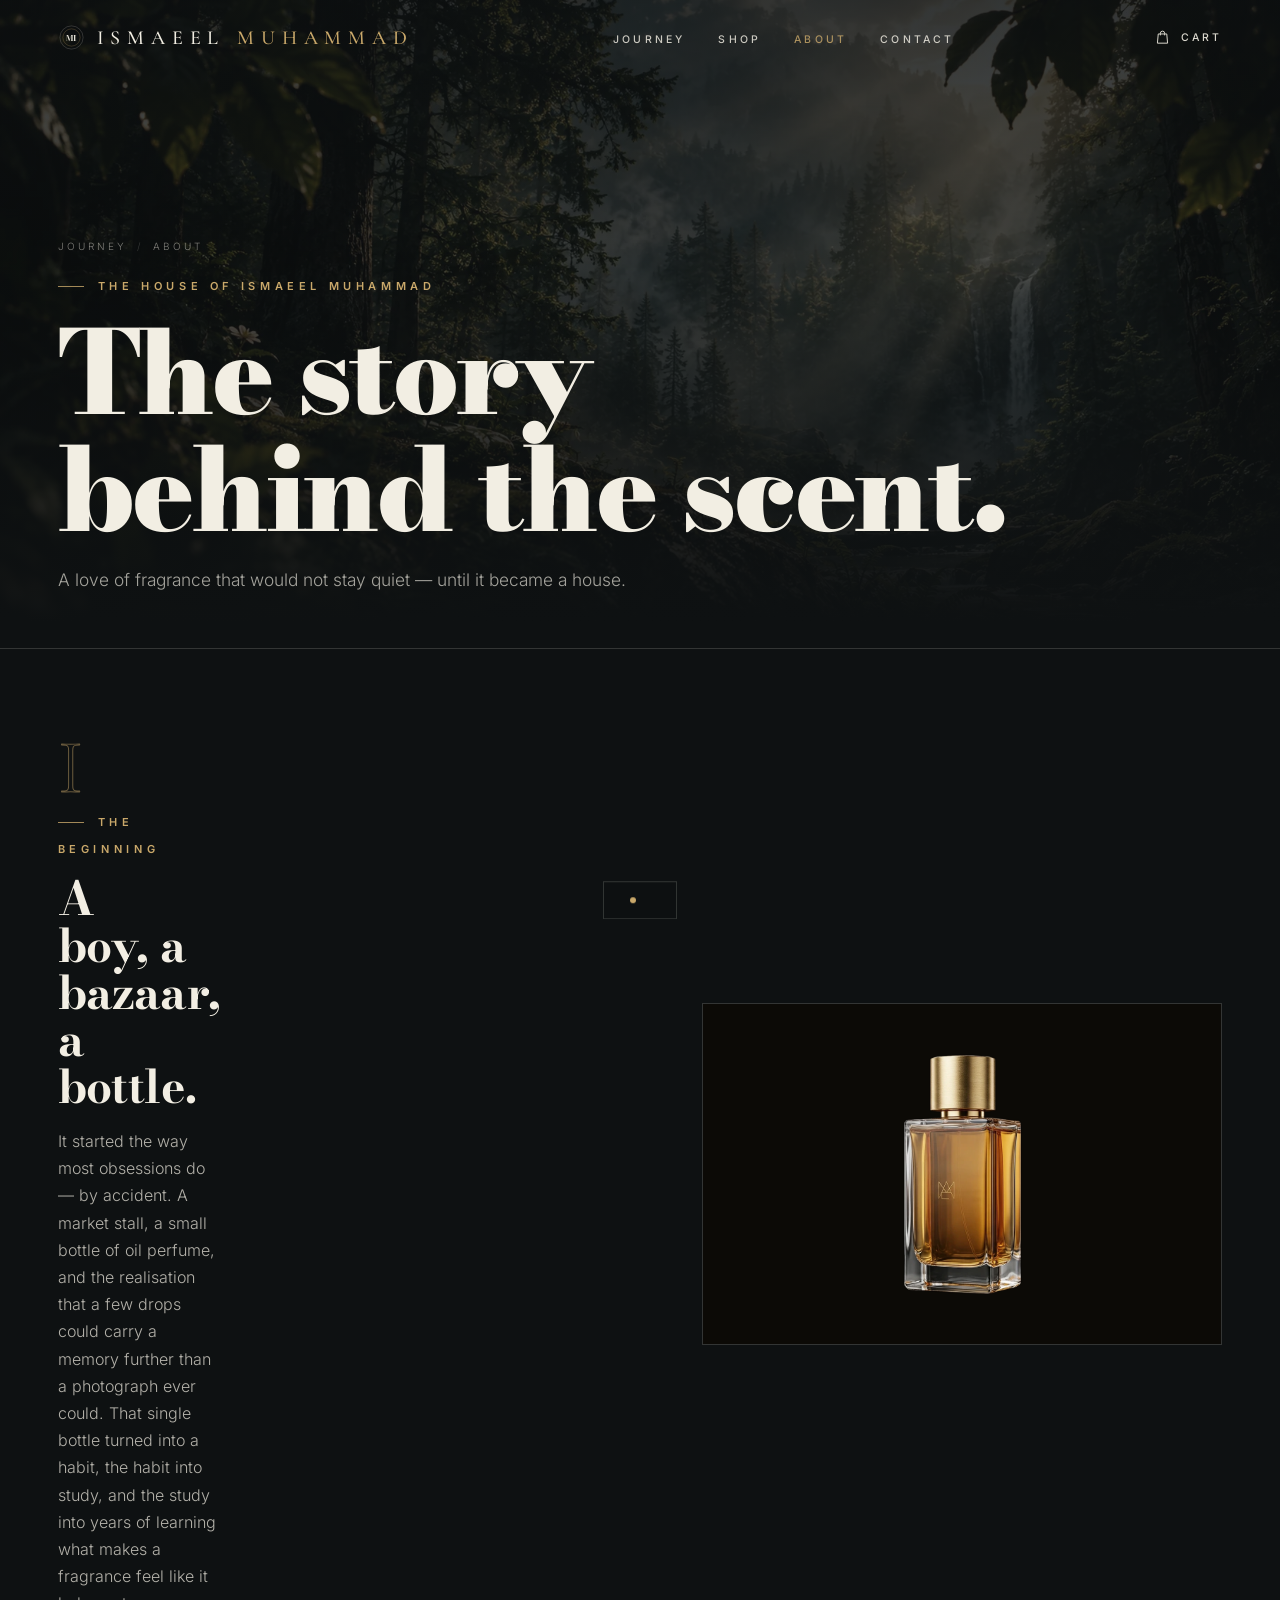
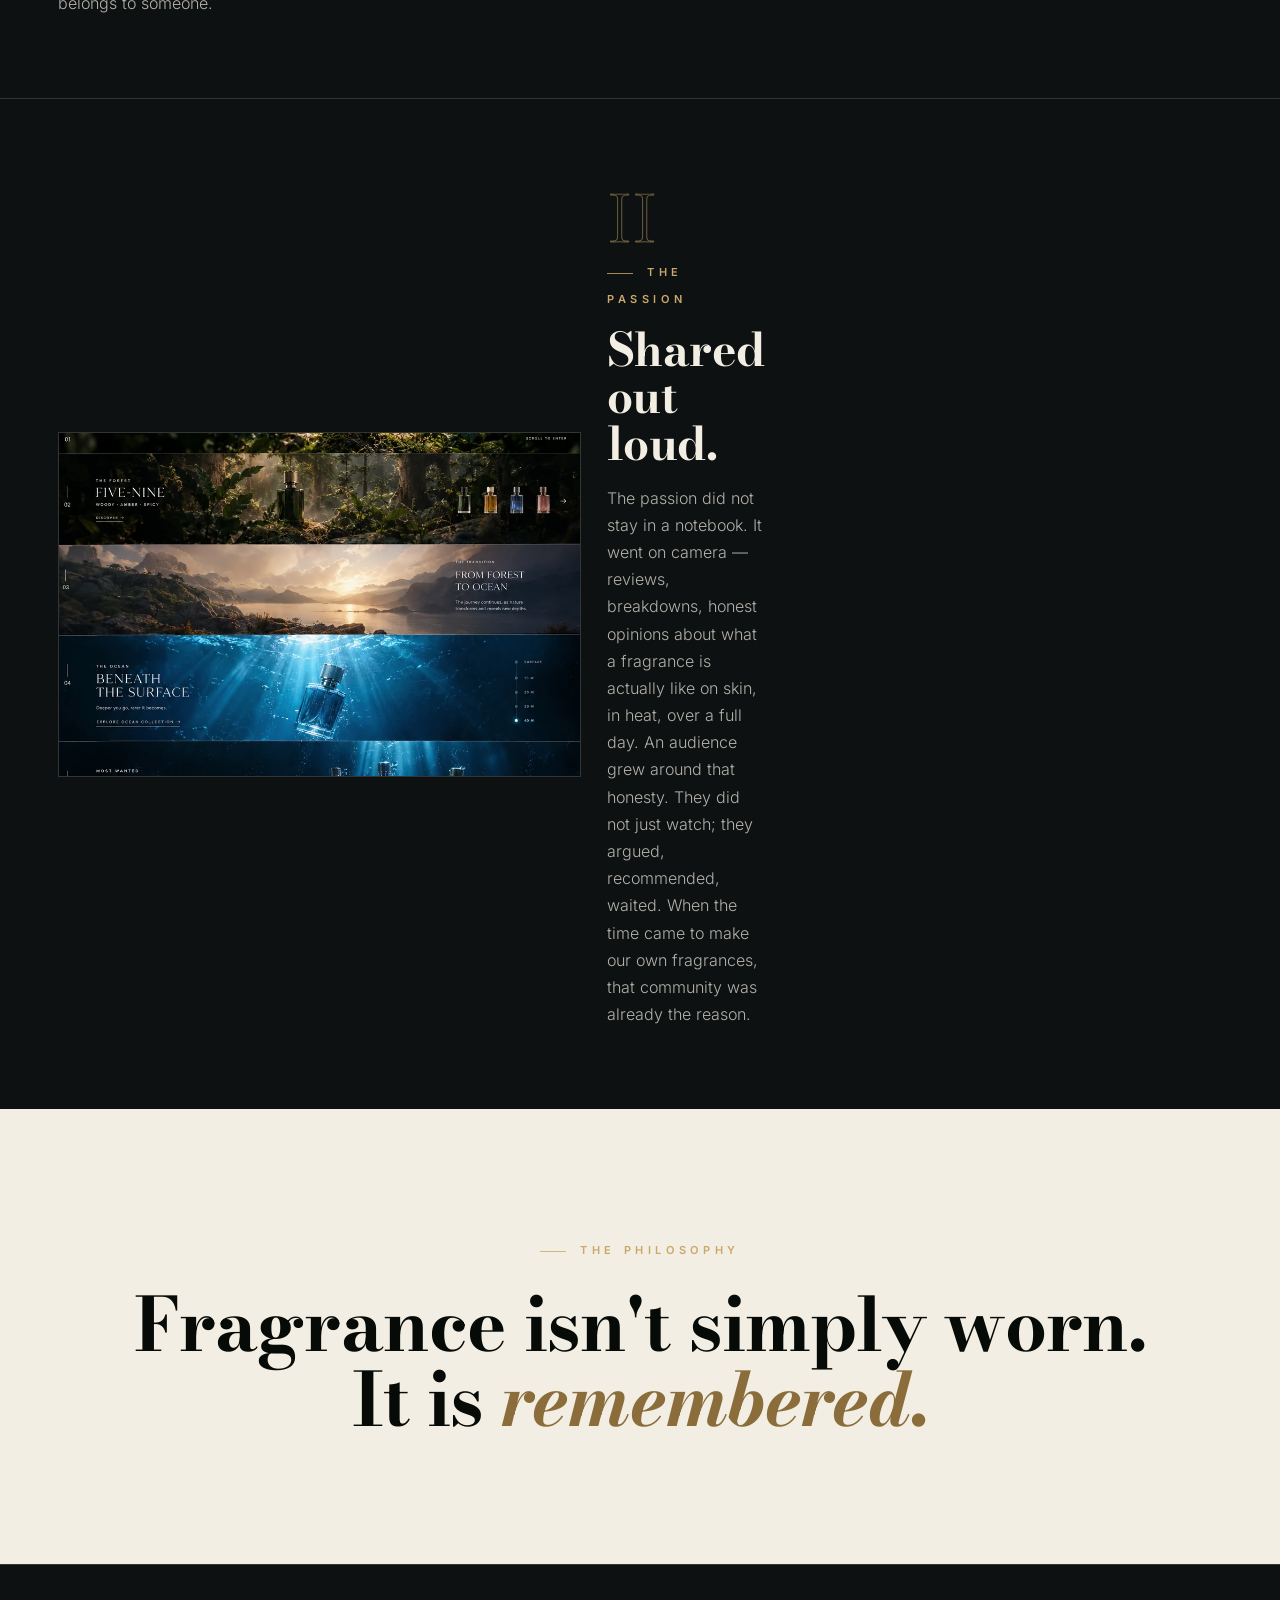
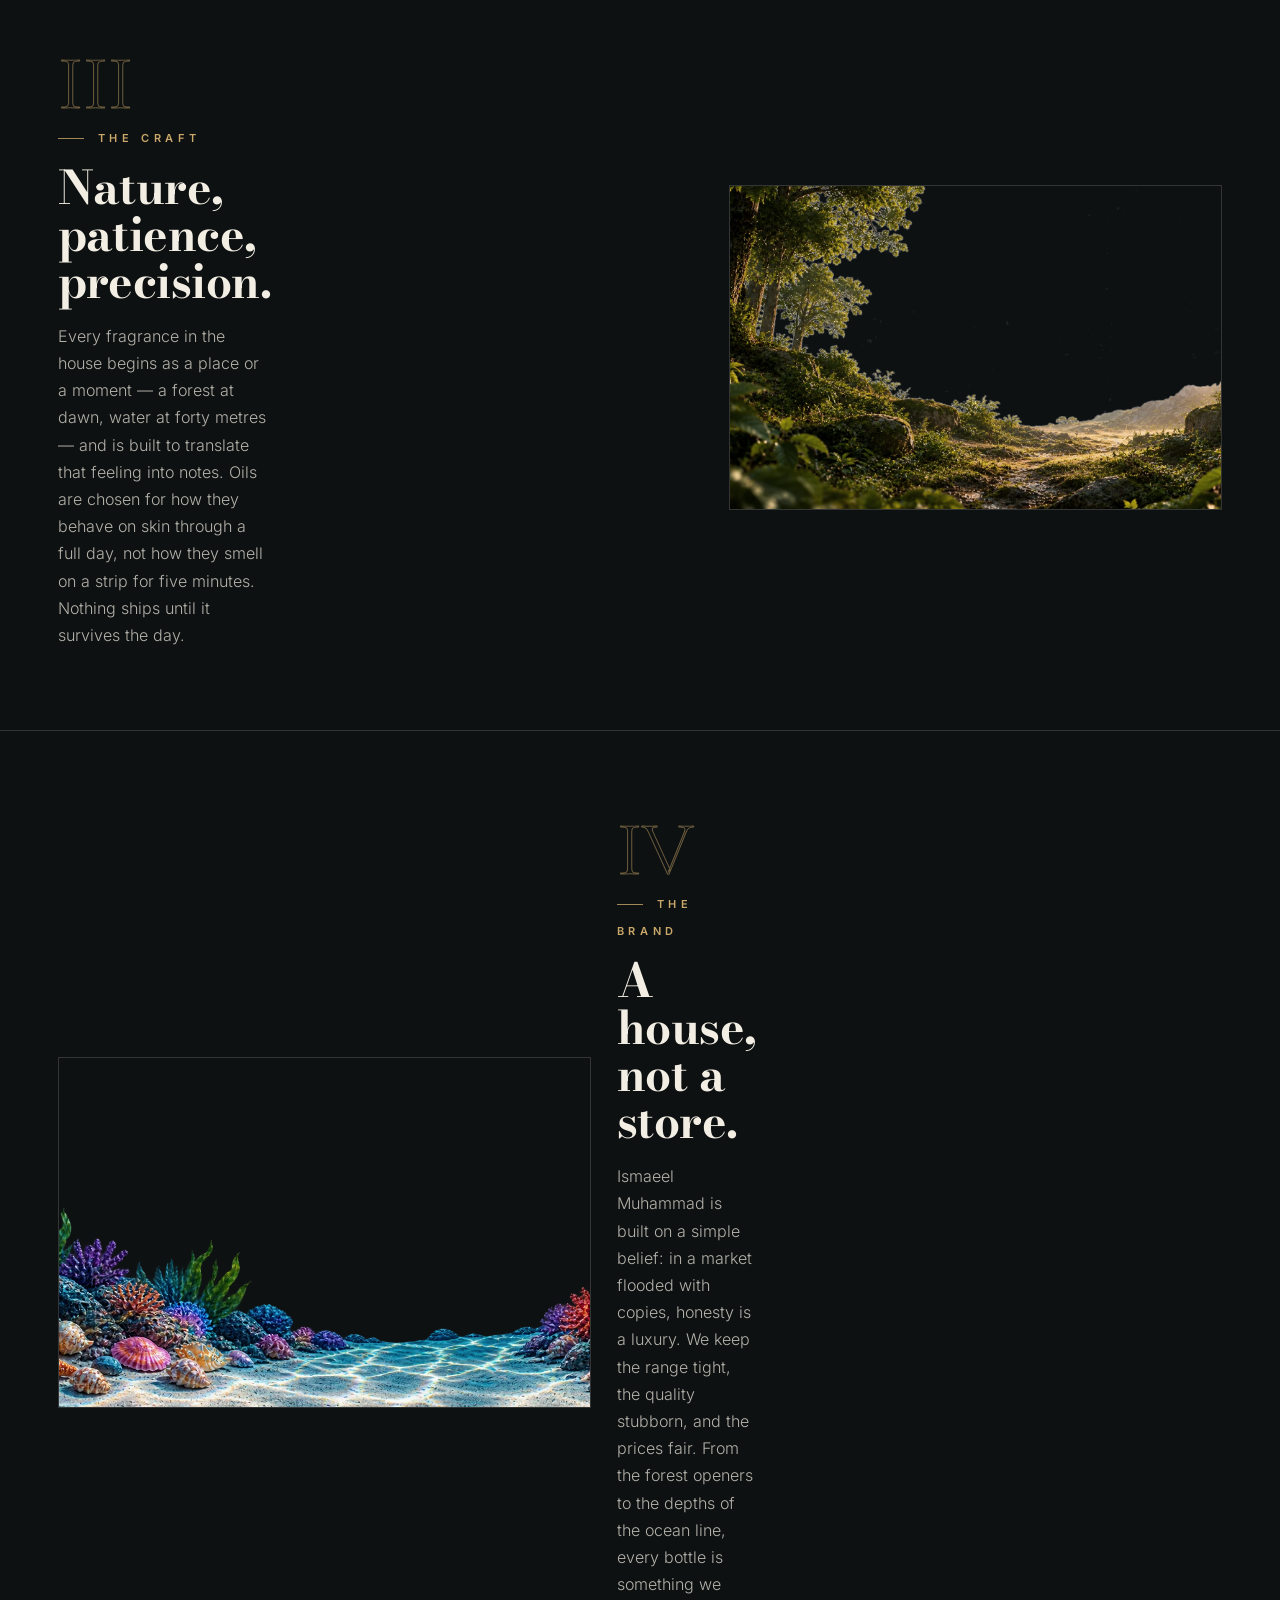
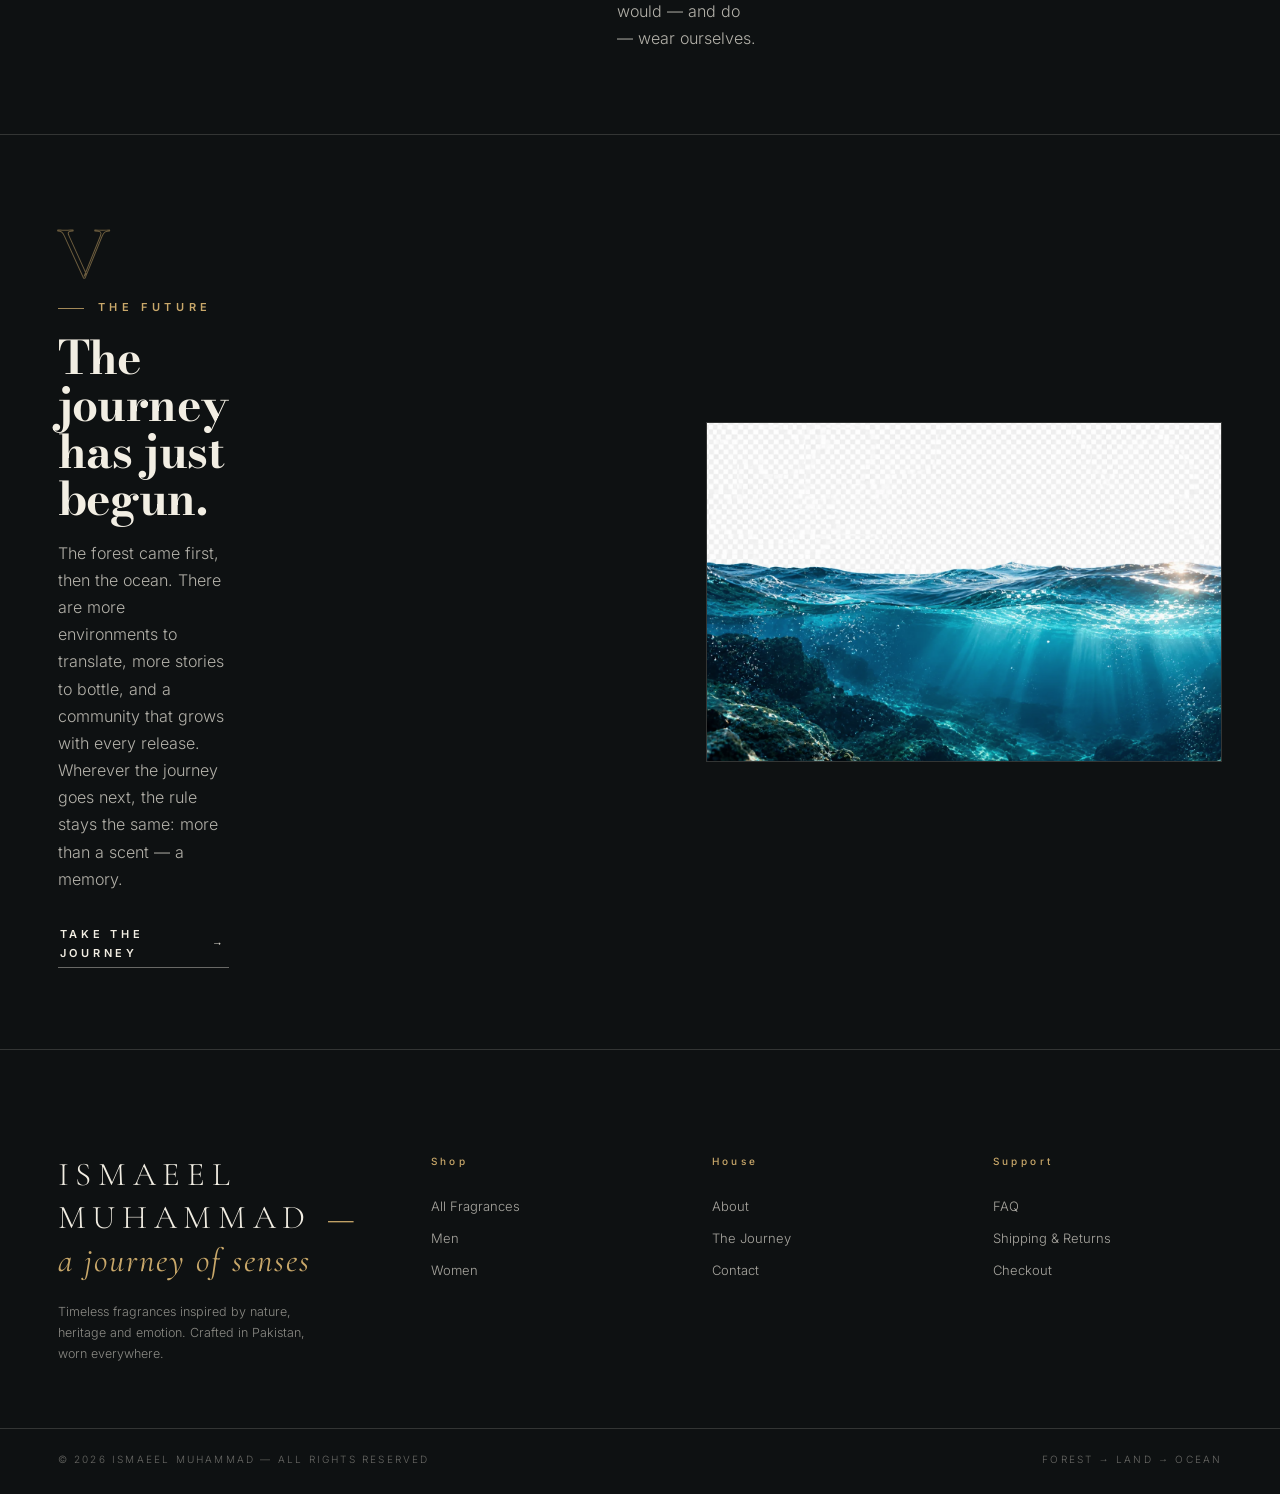
<file: about.html>
<!DOCTYPE html>
<html lang="en">
<head>
<meta charset="UTF-8">
<meta name="viewport" content="width=device-width, initial-scale=1.0">
<title>About — The Story Behind the Scent | Ismaeel Muhammad</title>
<meta name="description" content="The story of Ismaeel Muhammad — how a love of fragrance became a house. The beginning, the passion, the craft, the brand and the future.">
<link rel="icon" href="assets/img/ui/favicon.svg" type="image/svg+xml">
<link rel="stylesheet" href="assets/css/base.css">
<link rel="stylesheet" href="assets/css/pages.css">
</head>
<body data-page="about">

<div class="veil" aria-hidden="true">
  <div class="veil__word">The House</div>
  <div class="veil__bar"><i></i></div>
</div>

<nav class="nav" aria-label="Main">
  <a class="nav__logo" href="index.html"><svg class="nav__mark" viewBox="0 0 64 64" aria-hidden="true"><circle cx="32" cy="32" r="27.5" fill="none" stroke="currentColor" opacity=".4"/><circle cx="32" cy="32" r="20.5" fill="none" stroke="#c9a86a" opacity=".55"/><text x="32" y="39.5" text-anchor="middle">MI</text></svg>Ismaeel <em>Muhammad</em></a>
  <ul class="nav__links">
    <li><a href="index.html" data-nav="journey">Journey</a></li>
    <li><a href="shop.html" data-nav="shop">Shop</a></li>
    <li><a href="about.html" data-nav="about">About</a></li>
    <li><a href="contact.html" data-nav="contact">Contact</a></li>
  </ul>
  <div class="nav__right">
    <button class="cart-btn" id="cart-open" aria-label="Open cart">
      <svg viewBox="0 0 24 24" fill="none" stroke="currentColor" stroke-width="1.4"><path d="M6 7h12l1.2 13H4.8L6 7Z"/><path d="M9 9V6a3 3 0 0 1 6 0v3"/></svg>
      Cart <span class="cart-count" data-empty="1">0</span>
    </button>
    <button class="burger" aria-label="Menu"><span></span><span></span></button>
  </div>
</nav>

<div class="mobile-menu">
  <a href="index.html"><span>Journey</span><span class="no">01</span></a>
  <a href="shop.html"><span>Shop</span><span class="no">02</span></a>
  <a href="about.html"><span>About</span><span class="no">03</span></a>
  <a href="contact.html"><span>Contact</span><span class="no">04</span></a>
  <a href="checkout.html"><span>Checkout</span><span class="no">05</span></a>
</div>

<header class="pagehead" style="min-height:72vh">
  <img class="pagehead__bg" src="assets/img/env/forest-bg.webp" alt="" aria-hidden="true">
  <div class="pagehead__inner">
    <div class="crumbs"><a href="index.html">Journey</a><i>/</i><span>About</span></div>
    <span class="eyebrow">The House of Ismaeel Muhammad</span>
    <h1 class="display">The story behind the scent.</h1>
    <p class="sub body-l">A love of fragrance that would not stay quiet — until it became a house.</p>
  </div>
</header>

<main class="chapters">

  <section class="chapter ch-1" id="story">
    <div>
      <div class="chapter__no" data-reveal>I</div>
      <div class="chapter__copy" data-reveal style="--d:.1s">
        <span class="eyebrow">The Beginning</span>
        <h3 class="display">A boy, a bazaar, a bottle.</h3>
        <p>It started the way most obsessions do — by accident. A market stall, a small bottle of oil perfume, and the realisation that a few drops could carry a memory further than a photograph ever could. That single bottle turned into a habit, the habit into study, and the study into years of learning what makes a fragrance feel like it belongs to someone.</p>
      </div>
    </div>
    <div class="chapter__media" data-reveal style="--d:.15s">
      <img src="assets/img/bottles/five-nine.webp" alt="The first bottle — Five-Nine" style="object-fit:contain;background:#0c0a06;padding:10% 26%;object-position:center">
    </div>
  </section>

  <section class="chapter ch-2">
    <div class="chapter__media" data-reveal>
      <img src="assets/img/ui/storyboard.webp" alt="Storyboard of the forest to ocean journey" style="object-position:50% 30%">
    </div>
    <div>
      <div class="chapter__no" data-reveal>II</div>
      <div class="chapter__copy" data-reveal style="--d:.1s">
        <span class="eyebrow">The Passion</span>
        <h3 class="display">Shared out loud.</h3>
        <p>The passion did not stay in a notebook. It went on camera — reviews, breakdowns, honest opinions about what a fragrance is actually like on skin, in heat, over a full day. An audience grew around that honesty. They did not just watch; they argued, recommended, waited. When the time came to make our own fragrances, that community was already the reason.</p>
      </div>
    </div>
  </section>

  <section class="about-quote">
    <span class="eyebrow" data-reveal>The Philosophy</span>
    <h2 class="display" data-reveal style="--d:.1s">Fragrance isn't simply worn.<br>It is <em>remembered.</em></h2>
  </section>

  <section class="chapter ch-3">
    <div>
      <div class="chapter__no" data-reveal>III</div>
      <div class="chapter__copy" data-reveal style="--d:.1s">
        <span class="eyebrow">The Craft</span>
        <h3 class="display">Nature, patience, precision.</h3>
        <p>Every fragrance in the house begins as a place or a moment — a forest at dawn, water at forty metres — and is built to translate that feeling into notes. Oils are chosen for how they behave on skin through a full day, not how they smell on a strip for five minutes. Nothing ships until it survives the day.</p>
      </div>
    </div>
    <div class="chapter__media" data-reveal style="--d:.15s">
      <img src="assets/img/env/forest-to-ocean.webp" alt="Forest opening into bright land">
    </div>
  </section>

  <section class="chapter ch-4">
    <div class="chapter__media" data-reveal>
      <img src="assets/img/env/oceanbed.webp" alt="Deep ocean environment">
    </div>
    <div>
      <div class="chapter__no" data-reveal>IV</div>
      <div class="chapter__copy" data-reveal style="--d:.1s">
        <span class="eyebrow">The Brand</span>
        <h3 class="display">A house, not a store.</h3>
        <p>Ismaeel Muhammad is built on a simple belief: in a market flooded with copies, honesty is a luxury. We keep the range tight, the quality stubborn, and the prices fair. From the forest openers to the depths of the ocean line, every bottle is something we would — and do — wear ourselves.</p>
      </div>
    </div>
  </section>

  <section class="chapter ch-1" style="border-bottom:1px solid var(--line)">
    <div>
      <div class="chapter__no" data-reveal>V</div>
      <div class="chapter__copy" data-reveal style="--d:.1s">
        <span class="eyebrow">The Future</span>
        <h3 class="display">The journey has just begun.</h3>
        <p>The forest came first, then the ocean. There are more environments to translate, more stories to bottle, and a community that grows with every release. Wherever the journey goes next, the rule stays the same: more than a scent — a memory.</p>
        <a class="btn" href="index.html" style="margin-top:26px">Take the journey <span class="arr">→</span></a>
      </div>
    </div>
    <div class="chapter__media" data-reveal style="--d:.15s">
      <img src="assets/img/env/ocean-surface.webp" alt="Ocean surface at light">
    </div>
  </section>

</main>

<footer class="footer">
  <div class="footer__top">
    <div class="footer__brand">
      <div class="footer__word">Ismaeel<br>Muhammad <em>— a journey of senses</em></div>
      <p class="footer__tag">Timeless fragrances inspired by nature, heritage and emotion. Crafted in Pakistan, worn everywhere.</p>
    </div>
    <div>
      <h4>Shop</h4>
      <ul>
        <li><a href="shop.html">All Fragrances</a></li>
        <li><a href="shop.html?cat=men">Men</a></li>
        <li><a href="shop.html?cat=women">Women</a></li>
      </ul>
    </div>
    <div>
      <h4>House</h4>
      <ul>
        <li><a href="about.html">About</a></li>
        <li><a href="index.html">The Journey</a></li>
        <li><a href="contact.html">Contact</a></li>
      </ul>
    </div>
    <div>
      <h4>Support</h4>
      <ul>
        <li><a href="contact.html#faq">FAQ</a></li>
        <li><a href="contact.html#faq">Shipping &amp; Returns</a></li>
        <li><a href="checkout.html">Checkout</a></li>
      </ul>
    </div>
  </div>
  <div class="footer__bottom">
    <span>© 2026 Ismaeel Muhammad — All rights reserved</span>
    <span>Forest → Land → Ocean</span>
  </div>
</footer>

<script src="assets/js/data.js"></script>
<script src="assets/vendor/gsap.min.js"></script>
<script src="assets/vendor/ScrollTrigger.min.js"></script>
<script src="assets/js/nav.js"></script>
<script src="assets/js/cart.js"></script>
<script>
  document.addEventListener('click', e => {
    if (e.target.closest('#cart-open, .cart-btn') && window.IM) { e.preventDefault(); window.IM.openCart(); }
  });
</script>
</body>
</html>
</file>
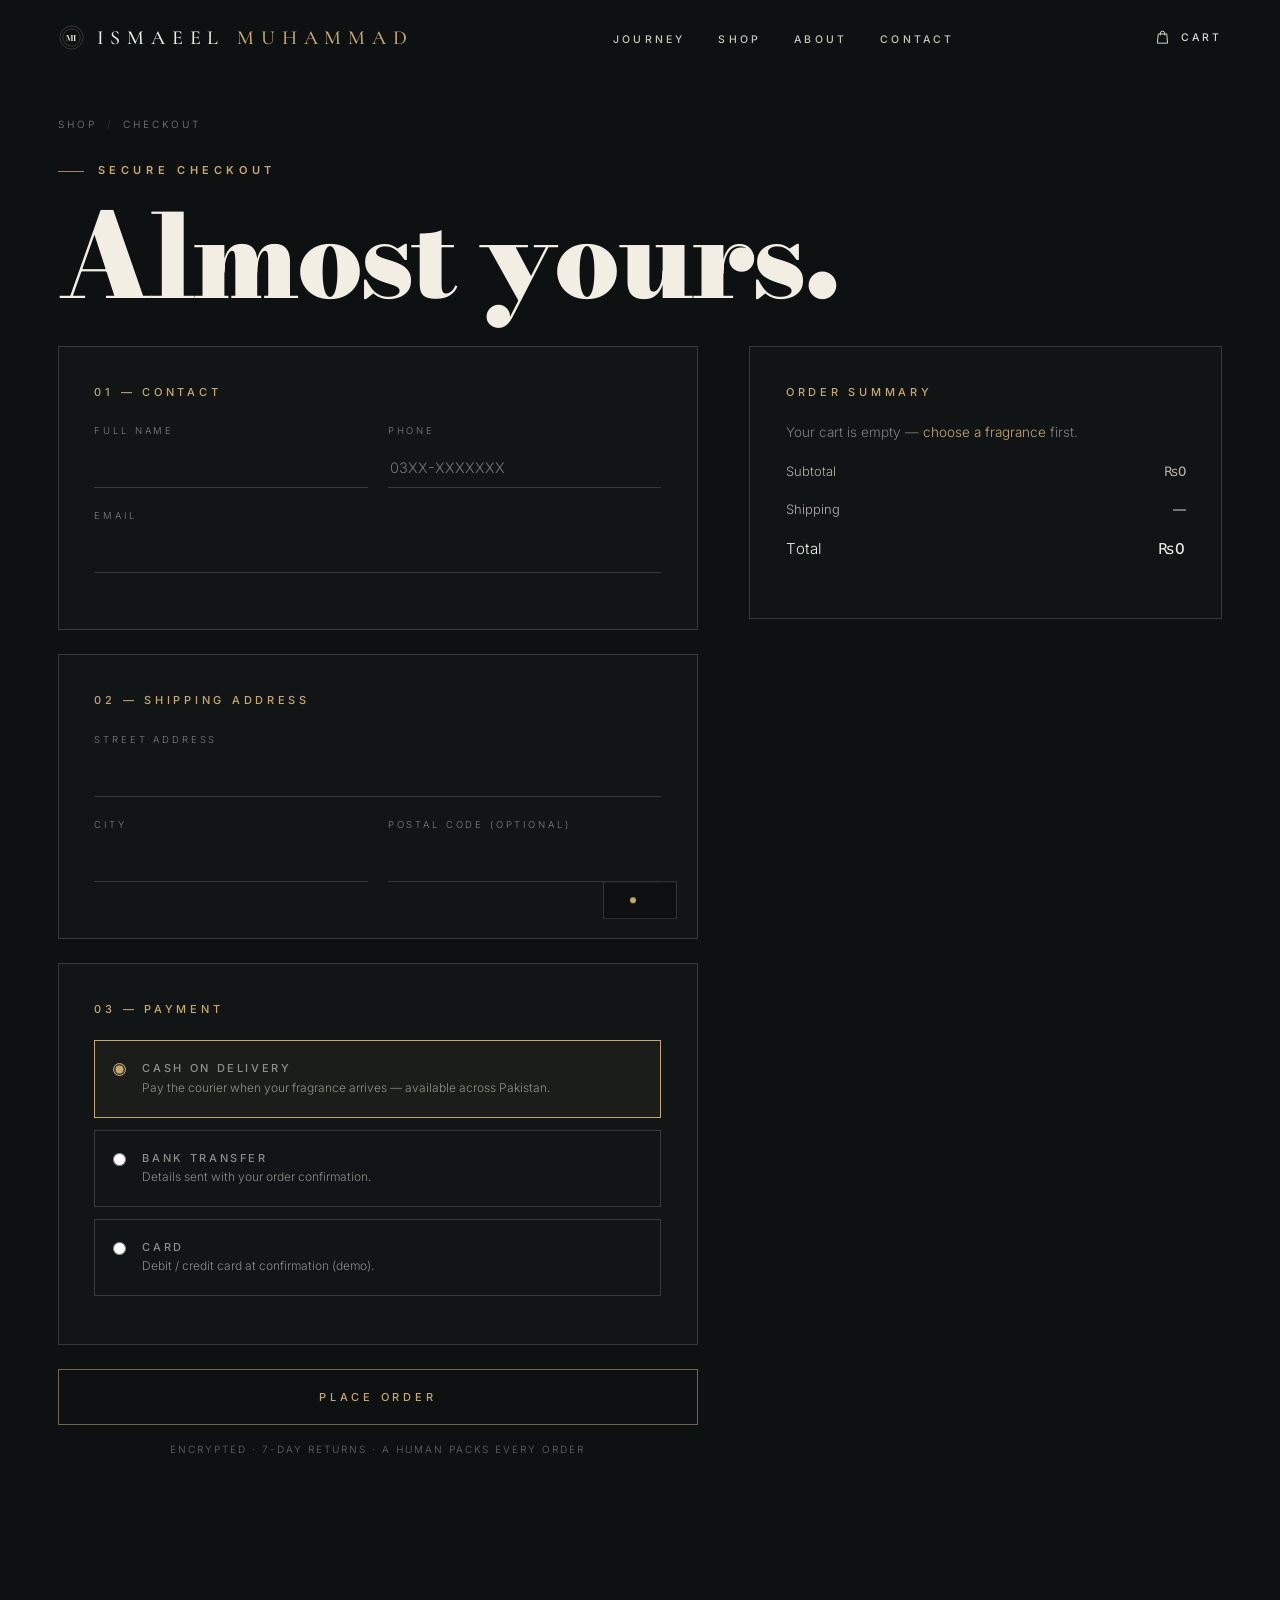
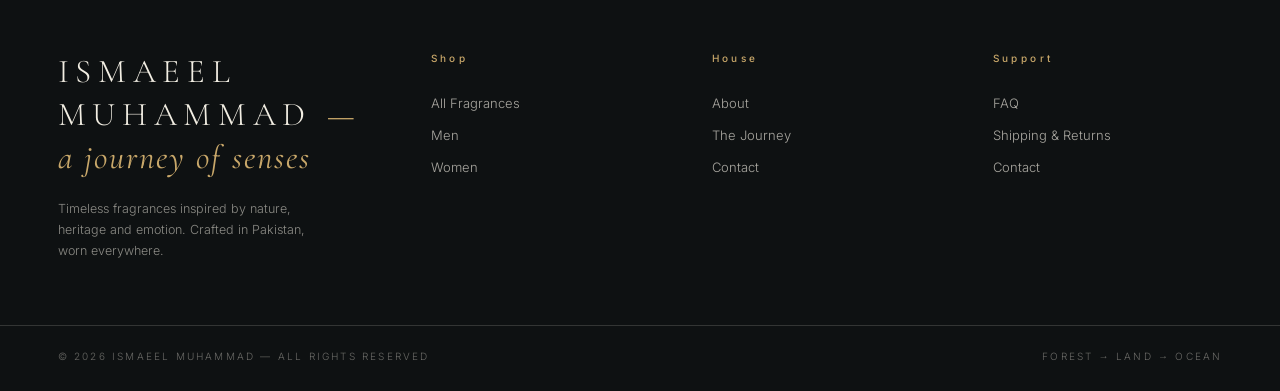
<file: checkout.html>
<!DOCTYPE html>
<html lang="en">
<head>
<meta charset="UTF-8">
<meta name="viewport" content="width=device-width, initial-scale=1.0">
<title>Checkout | Ismaeel Muhammad</title>
<meta name="description" content="Complete your order — Ismaeel Muhammad fragrance house. Cash on delivery, bank transfer and card payments.">
<link rel="icon" href="assets/img/ui/favicon.svg" type="image/svg+xml">
<link rel="stylesheet" href="assets/css/base.css">
<link rel="stylesheet" href="assets/css/pages.css">
</head>
<body data-page="checkout">

<div class="veil" aria-hidden="true">
  <div class="veil__word">Checkout</div>
  <div class="veil__bar"><i></i></div>
</div>

<nav class="nav" aria-label="Main">
  <a class="nav__logo" href="index.html"><svg class="nav__mark" viewBox="0 0 64 64" aria-hidden="true"><circle cx="32" cy="32" r="27.5" fill="none" stroke="currentColor" opacity=".4"/><circle cx="32" cy="32" r="20.5" fill="none" stroke="#c9a86a" opacity=".55"/><text x="32" y="39.5" text-anchor="middle">MI</text></svg>Ismaeel <em>Muhammad</em></a>
  <ul class="nav__links">
    <li><a href="index.html" data-nav="journey">Journey</a></li>
    <li><a href="shop.html" data-nav="shop">Shop</a></li>
    <li><a href="about.html" data-nav="about">About</a></li>
    <li><a href="contact.html" data-nav="contact">Contact</a></li>
  </ul>
  <div class="nav__right">
    <button class="cart-btn" id="cart-open" aria-label="Open cart">
      <svg viewBox="0 0 24 24" fill="none" stroke="currentColor" stroke-width="1.4"><path d="M6 7h12l1.2 13H4.8L6 7Z"/><path d="M9 9V6a3 3 0 0 1 6 0v3"/></svg>
      Cart <span class="cart-count" data-empty="1">0</span>
    </button>
    <button class="burger" aria-label="Menu"><span></span><span></span></button>
  </div>
</nav>

<div class="mobile-menu">
  <a href="index.html"><span>Journey</span><span class="no">01</span></a>
  <a href="shop.html"><span>Shop</span><span class="no">02</span></a>
  <a href="about.html"><span>About</span><span class="no">03</span></a>
  <a href="contact.html"><span>Contact</span><span class="no">04</span></a>
  <a href="checkout.html"><span>Checkout</span><span class="no">05</span></a>
</div>

<main class="checkout">
  <div id="co-flow">
    <div class="crumbs"><a href="shop.html">Shop</a><i>/</i><span>Checkout</span></div>
    <span class="eyebrow">Secure Checkout</span>
    <h1 class="display">Almost yours.</h1>

    <div class="checkout__grid">
      <form id="co-form" novalidate>
        <div class="co-card">
          <span class="label">01 — Contact</span>
          <div class="f-2col">
            <div class="f-row">
              <label for="co-name">Full name</label>
              <input id="co-name" type="text" required autocomplete="name">
            </div>
            <div class="f-row">
              <label for="co-phone">Phone</label>
              <input id="co-phone" type="tel" required autocomplete="tel" placeholder="03XX-XXXXXXX">
            </div>
          </div>
          <div class="f-row">
            <label for="co-email">Email</label>
            <input id="co-email" type="email" required autocomplete="email">
          </div>
        </div>

        <div class="co-card">
          <span class="label">02 — Shipping address</span>
          <div class="f-row">
            <label for="co-addr">Street address</label>
            <input id="co-addr" type="text" required autocomplete="street-address">
          </div>
          <div class="f-2col">
            <div class="f-row">
              <label for="co-city">City</label>
              <input id="co-city" type="text" required autocomplete="address-level2">
            </div>
            <div class="f-row">
              <label for="co-postal">Postal code (optional)</label>
              <input id="co-postal" type="text" autocomplete="postal-code">
            </div>
          </div>
        </div>

        <div class="co-card">
          <span class="label">03 — Payment</span>
          <label class="pay-opt on">
            <input type="radio" name="pay" value="cod" checked>
            <span><b>Cash on Delivery</b><span>Pay the courier when your fragrance arrives — available across Pakistan.</span></span>
          </label>
          <label class="pay-opt">
            <input type="radio" name="pay" value="bank">
            <span><b>Bank Transfer</b><span>Details sent with your order confirmation.</span></span>
          </label>
          <label class="pay-opt">
            <input type="radio" name="pay" value="card">
            <span><b>Card</b><span>Debit / credit card at confirmation (demo).</span></span>
          </label>
        </div>

        <button class="btn-solid gold" type="submit" style="width:100%">Place order</button>
        <p style="font-size:10px;letter-spacing:.2em;text-transform:uppercase;color:rgba(242,238,227,.4);text-align:center;margin-top:16px">
          Encrypted · 7-day returns · A human packs every order
        </p>
      </form>

      <aside class="summary">
        <span class="label">Order Summary</span>
        <div id="co-items"></div>
        <div class="cart__row"><span>Subtotal</span><b id="co-sub"></b></div>
        <div class="cart__row"><span>Shipping</span><b id="co-ship"></b></div>
        <div class="cart__row total"><span>Total</span><b id="co-tot"></b></div>
      </aside>
    </div>
  </div>

  <div id="co-done" hidden>
    <div class="co-success">
      <span class="eyebrow">Order Confirmed</span>
      <h2 class="display">The journey is on its way.</h2>
      <div class="ord" id="co-ref">Order IM-0000</div>
      <p>Thank you. A confirmation is on its way to your inbox. Your fragrance will be dispatched within 1–2 working days.</p>
      <a class="btn-solid gold" href="index.html" style="margin-top:30px">Back to the journey</a>
    </div>
  </div>
</main>

<footer class="footer">
  <div class="footer__top">
    <div class="footer__brand">
      <div class="footer__word">Ismaeel<br>Muhammad <em>— a journey of senses</em></div>
      <p class="footer__tag">Timeless fragrances inspired by nature, heritage and emotion. Crafted in Pakistan, worn everywhere.</p>
    </div>
    <div>
      <h4>Shop</h4>
      <ul>
        <li><a href="shop.html">All Fragrances</a></li>
        <li><a href="shop.html?cat=men">Men</a></li>
        <li><a href="shop.html?cat=women">Women</a></li>
      </ul>
    </div>
    <div>
      <h4>House</h4>
      <ul>
        <li><a href="about.html">About</a></li>
        <li><a href="index.html">The Journey</a></li>
        <li><a href="contact.html">Contact</a></li>
      </ul>
    </div>
    <div>
      <h4>Support</h4>
      <ul>
        <li><a href="contact.html#faq">FAQ</a></li>
        <li><a href="contact.html#faq">Shipping &amp; Returns</a></li>
        <li><a href="contact.html">Contact</a></li>
      </ul>
    </div>
  </div>
  <div class="footer__bottom">
    <span>© 2026 Ismaeel Muhammad — All rights reserved</span>
    <span>Forest → Land → Ocean</span>
  </div>
</footer>

<script src="assets/js/data.js"></script>
<script src="assets/vendor/gsap.min.js"></script>
<script src="assets/vendor/ScrollTrigger.min.js"></script>
<script src="assets/js/nav.js"></script>
<script src="assets/js/cart.js"></script>
<script>
  document.addEventListener('click', e => {
    if (e.target.closest('#cart-open, .cart-btn') && window.IM) { e.preventDefault(); window.IM.openCart(); }
  });

  document.querySelectorAll('.pay-opt').forEach(opt => {
    opt.addEventListener('click', () => {
      document.querySelectorAll('.pay-opt').forEach(o => o.classList.remove('on'));
      opt.classList.add('on');
      opt.querySelector('input').checked = true;
    });
  });

  function renderSummary() {
    const items = window.IM.cart.items;
    const box = document.getElementById('co-items');
    if (items.length === 0) {
      box.innerHTML = '<p style="color:rgba(242,238,227,.5);font-size:13.5px">Your cart is empty — <a href="shop.html" style="color:var(--gold)">choose a fragrance</a> first.</p>';
    } else {
      box.innerHTML = items.map(i => {
        const p = bySlug(i.slug);
        return `<div class="s-item">
          <div class="th"><img src="${productImg(p)}" alt=""></div>
          <div><div class="nm">${p.name}</div><div class="mt">${p.type} · ${i.size} × ${i.qty}</div></div>
          <div class="pr">${fmtPrice(window.IM.cart.lineTotal(i))}</div>
        </div>`;
      }).join('');
    }
    document.getElementById('co-sub').textContent = fmtPrice(window.IM.cart.subtotal());
    document.getElementById('co-ship').textContent = items.length === 0 ? '—' : (window.IM.cart.shipping() === 0 ? 'Free' : fmtPrice(window.IM.cart.shipping()));
    document.getElementById('co-tot').textContent = fmtPrice(window.IM.cart.total());
  }
  renderSummary();

  document.getElementById('co-form').addEventListener('submit', e => {
    e.preventDefault();
    const form = e.target;
    if (!form.checkValidity()) { form.reportValidity(); return; }
    if (window.IM.cart.items.length === 0) { window.IM.toast('Your cart is empty'); return; }
    document.getElementById('co-ref').textContent = 'Order IM-' + Math.floor(1000 + Math.random() * 9000);
    document.getElementById('co-flow').hidden = true;
    document.getElementById('co-done').hidden = false;
    window.scrollTo({ top: 0, behavior: 'smooth' });
    window.IM.cart.clear();
  });
</script>
</body>
</html>
</file>
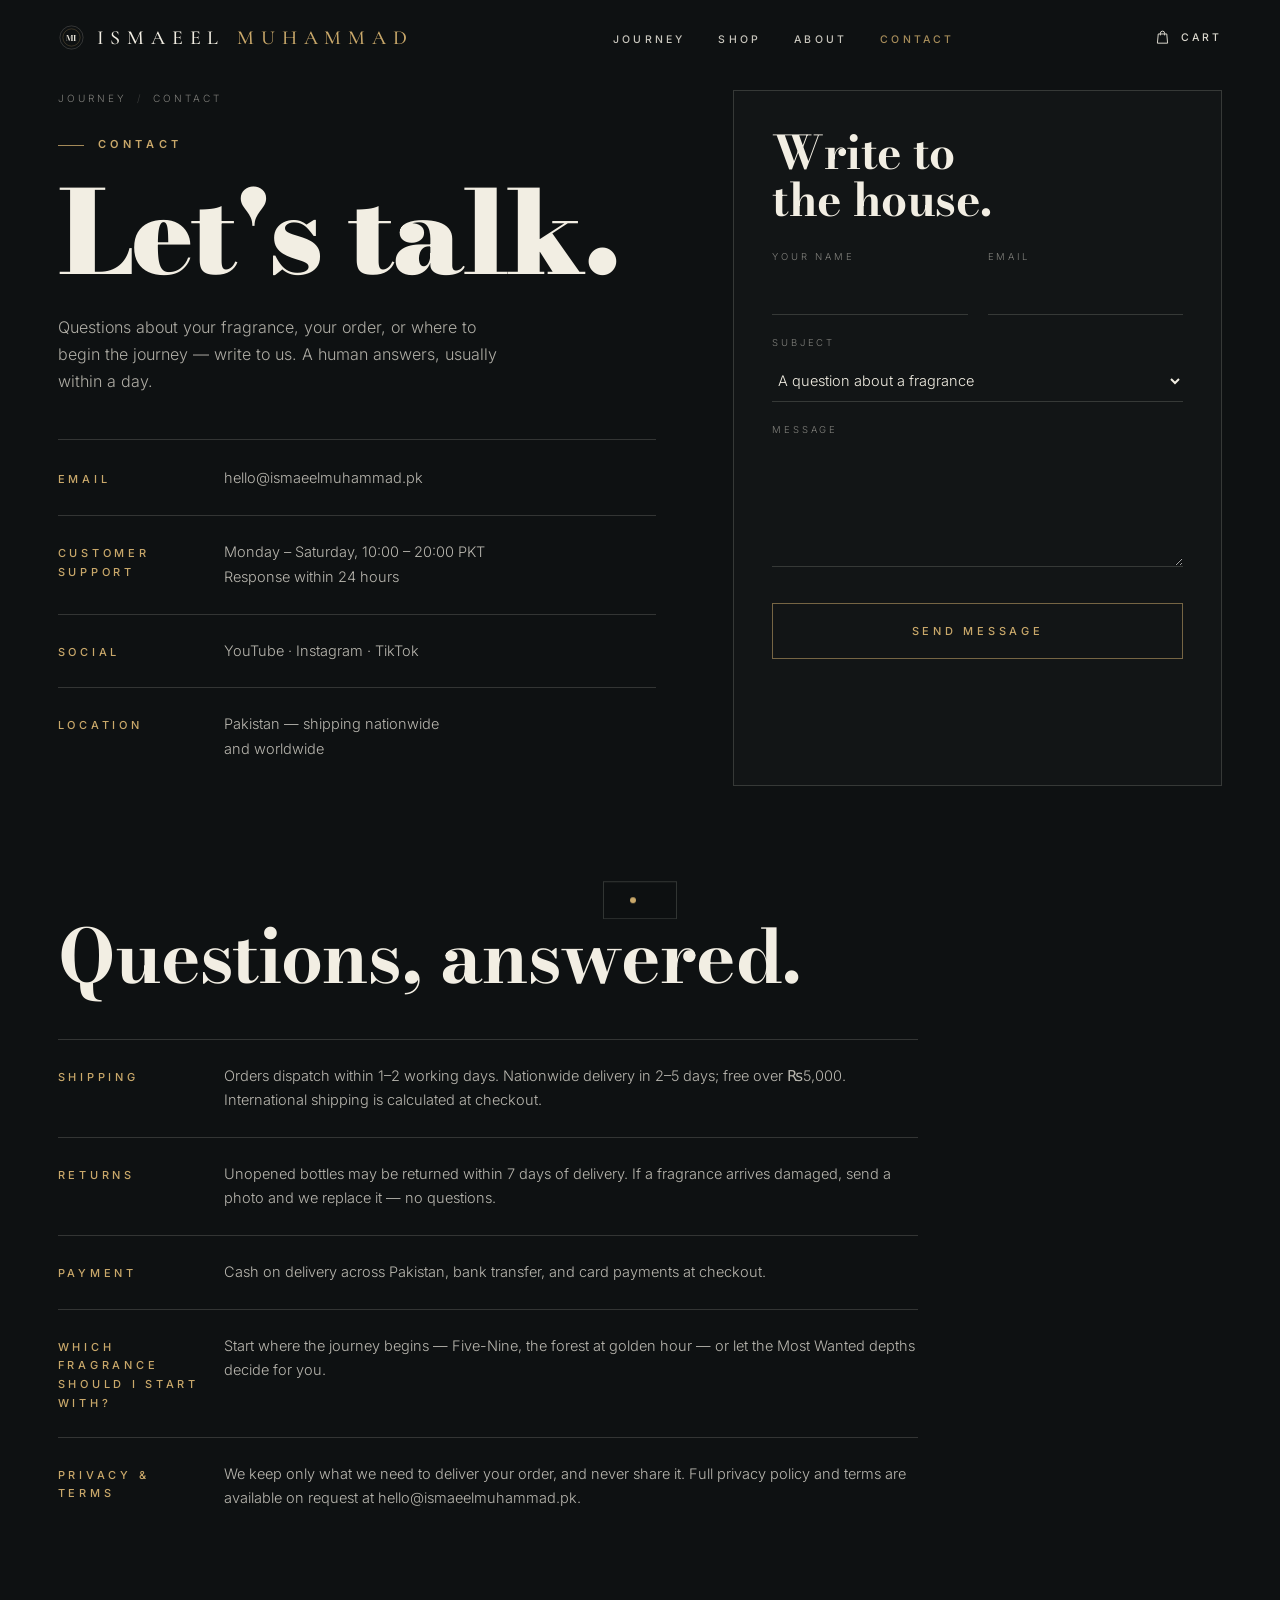
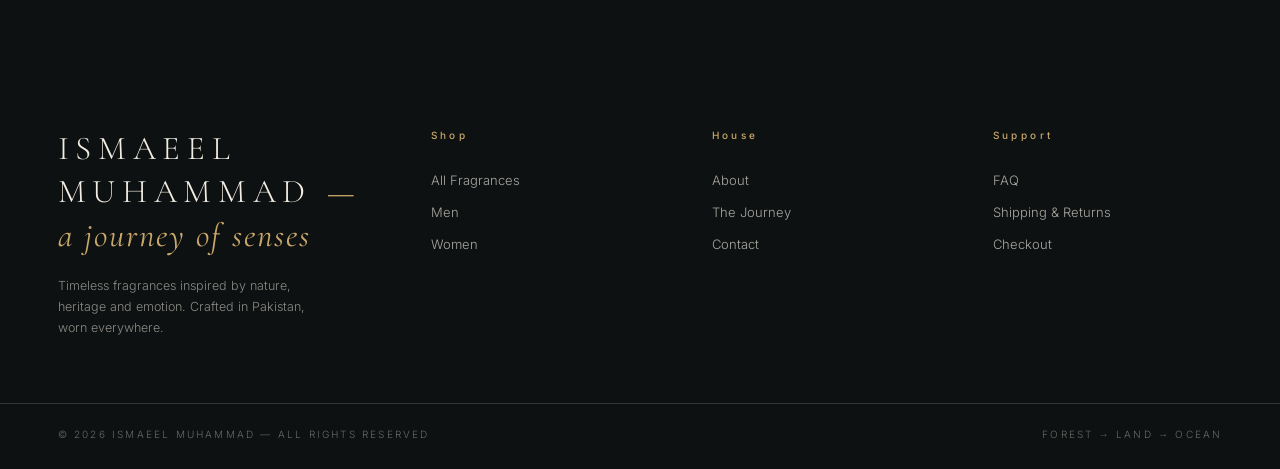
<file: contact.html>
<!DOCTYPE html>
<html lang="en">
<head>
<meta charset="UTF-8">
<meta name="viewport" content="width=device-width, initial-scale=1.0">
<title>Contact — Let's Talk | Ismaeel Muhammad</title>
<meta name="description" content="Questions about your fragrance? Talk to the house of Ismaeel Muhammad — customer support, wholesale and press.">
<link rel="icon" href="assets/img/ui/favicon.svg" type="image/svg+xml">
<link rel="stylesheet" href="assets/css/base.css">
<link rel="stylesheet" href="assets/css/pages.css">
</head>
<body data-page="contact">

<div class="veil" aria-hidden="true">
  <div class="veil__word">Let's Talk</div>
  <div class="veil__bar"><i></i></div>
</div>

<nav class="nav" aria-label="Main">
  <a class="nav__logo" href="index.html"><svg class="nav__mark" viewBox="0 0 64 64" aria-hidden="true"><circle cx="32" cy="32" r="27.5" fill="none" stroke="currentColor" opacity=".4"/><circle cx="32" cy="32" r="20.5" fill="none" stroke="#c9a86a" opacity=".55"/><text x="32" y="39.5" text-anchor="middle">MI</text></svg>Ismaeel <em>Muhammad</em></a>
  <ul class="nav__links">
    <li><a href="index.html" data-nav="journey">Journey</a></li>
    <li><a href="shop.html" data-nav="shop">Shop</a></li>
    <li><a href="about.html" data-nav="about">About</a></li>
    <li><a href="contact.html" data-nav="contact">Contact</a></li>
  </ul>
  <div class="nav__right">
    <button class="cart-btn" id="cart-open" aria-label="Open cart">
      <svg viewBox="0 0 24 24" fill="none" stroke="currentColor" stroke-width="1.4"><path d="M6 7h12l1.2 13H4.8L6 7Z"/><path d="M9 9V6a3 3 0 0 1 6 0v3"/></svg>
      Cart <span class="cart-count" data-empty="1">0</span>
    </button>
    <button class="burger" aria-label="Menu"><span></span><span></span></button>
  </div>
</nav>

<div class="mobile-menu">
  <a href="index.html"><span>Journey</span><span class="no">01</span></a>
  <a href="shop.html"><span>Shop</span><span class="no">02</span></a>
  <a href="about.html"><span>About</span><span class="no">03</span></a>
  <a href="contact.html"><span>Contact</span><span class="no">04</span></a>
  <a href="checkout.html"><span>Checkout</span><span class="no">05</span></a>
</div>

<main class="contact">
  <div class="contact__grid">
    <div>
      <div class="crumbs"><a href="index.html">Journey</a><i>/</i><span>Contact</span></div>
      <span class="eyebrow">Contact</span>
      <h1 class="display">Let's talk.</h1>
      <p class="contact__lead">Questions about your fragrance, your order, or where to begin the journey — write to us. A human answers, usually within a day.</p>

      <div class="contact__blocks">
        <div class="cblock">
          <span class="label">Email</span>
          <div><a href="mailto:hello@ismaeelmuhammad.pk">hello@ismaeelmuhammad.pk</a></div>
        </div>
        <div class="cblock">
          <span class="label">Customer Support</span>
          <p>Monday – Saturday, 10:00 – 20:00 PKT<br>Response within 24 hours</p>
        </div>
        <div class="cblock">
          <span class="label">Social</span>
          <p><a href="#" rel="noopener">YouTube</a> · <a href="#" rel="noopener">Instagram</a> · <a href="#" rel="noopener">TikTok</a></p>
        </div>
        <div class="cblock">
          <span class="label">Location</span>
          <p>Pakistan — shipping nationwide<br>and worldwide</p>
        </div>
      </div>
    </div>

    <form class="cform" id="contact-form" novalidate>
      <h3 class="display">Write to the house.</h3>
      <div class="f-2col">
        <div class="f-row">
          <label for="cf-name">Your name</label>
          <input id="cf-name" type="text" required autocomplete="name">
        </div>
        <div class="f-row">
          <label for="cf-email">Email</label>
          <input id="cf-email" type="email" required autocomplete="email">
        </div>
      </div>
      <div class="f-row">
        <label for="cf-subject">Subject</label>
        <select id="cf-subject">
          <option>A question about a fragrance</option>
          <option>My order</option>
          <option>Wholesale / retail</option>
          <option>Press &amp; collaborations</option>
          <option>Something else</option>
        </select>
      </div>
      <div class="f-row">
        <label for="cf-msg">Message</label>
        <textarea id="cf-msg" required></textarea>
      </div>
      <button class="btn-solid gold" type="submit">Send message</button>
      <div class="form-ok" id="form-ok">
        <p class="display">Thank you.</p>
        <p>Your message is on its way. We reply within one working day.</p>
      </div>
    </form>
  </div>

  <!-- FAQ -->
  <section id="faq" style="max-width:860px;margin-top:clamp(60px,10vh,120px)">
    <span class="eyebrow" data-reveal>Support</span>
    <h2 class="display" data-reveal style="--d:.08s;margin:16px 0 30px">Questions, answered.</h2>
    <div class="contact__blocks" data-reveal style="--d:.14s">
      <div class="cblock"><span class="label">Shipping</span><p>Orders dispatch within 1–2 working days. Nationwide delivery in 2–5 days; free over ₨5,000. International shipping is calculated at checkout.</p></div>
      <div class="cblock"><span class="label">Returns</span><p>Unopened bottles may be returned within 7 days of delivery. If a fragrance arrives damaged, send a photo and we replace it — no questions.</p></div>
      <div class="cblock"><span class="label">Payment</span><p>Cash on delivery across Pakistan, bank transfer, and card payments at checkout.</p></div>
      <div class="cblock"><span class="label">Which fragrance should I start with?</span><p>Start where the journey begins — Five-Nine, the forest at golden hour — or let the Most Wanted depths decide for you.</p></div>
      <div class="cblock"><span class="label">Privacy &amp; Terms</span><p>We keep only what we need to deliver your order, and never share it. Full privacy policy and terms are available on request at hello@ismaeelmuhammad.pk.</p></div>
    </div>
  </section>
</main>

<footer class="footer">
  <div class="footer__top">
    <div class="footer__brand">
      <div class="footer__word">Ismaeel<br>Muhammad <em>— a journey of senses</em></div>
      <p class="footer__tag">Timeless fragrances inspired by nature, heritage and emotion. Crafted in Pakistan, worn everywhere.</p>
    </div>
    <div>
      <h4>Shop</h4>
      <ul>
        <li><a href="shop.html">All Fragrances</a></li>
        <li><a href="shop.html?cat=men">Men</a></li>
        <li><a href="shop.html?cat=women">Women</a></li>
      </ul>
    </div>
    <div>
      <h4>House</h4>
      <ul>
        <li><a href="about.html">About</a></li>
        <li><a href="index.html">The Journey</a></li>
        <li><a href="contact.html">Contact</a></li>
      </ul>
    </div>
    <div>
      <h4>Support</h4>
      <ul>
        <li><a href="contact.html#faq">FAQ</a></li>
        <li><a href="contact.html#faq">Shipping &amp; Returns</a></li>
        <li><a href="checkout.html">Checkout</a></li>
      </ul>
    </div>
  </div>
  <div class="footer__bottom">
    <span>© 2026 Ismaeel Muhammad — All rights reserved</span>
    <span>Forest → Land → Ocean</span>
  </div>
</footer>

<script src="assets/js/data.js"></script>
<script src="assets/vendor/gsap.min.js"></script>
<script src="assets/vendor/ScrollTrigger.min.js"></script>
<script src="assets/js/nav.js"></script>
<script src="assets/js/cart.js"></script>
<script>
  document.addEventListener('click', e => {
    if (e.target.closest('#cart-open, .cart-btn') && window.IM) { e.preventDefault(); window.IM.openCart(); }
  });
  const form = document.getElementById('contact-form');
  form.addEventListener('submit', e => {
    e.preventDefault();
    if (!form.checkValidity()) { form.reportValidity(); return; }
    form.querySelectorAll('.f-row, .btn-solid').forEach(el => el.style.display = 'none');
    document.getElementById('form-ok').style.display = 'block';
    if (window.IM) window.IM.toast('Message sent — thank you');
  });
</script>
</body>
</html>
</file>
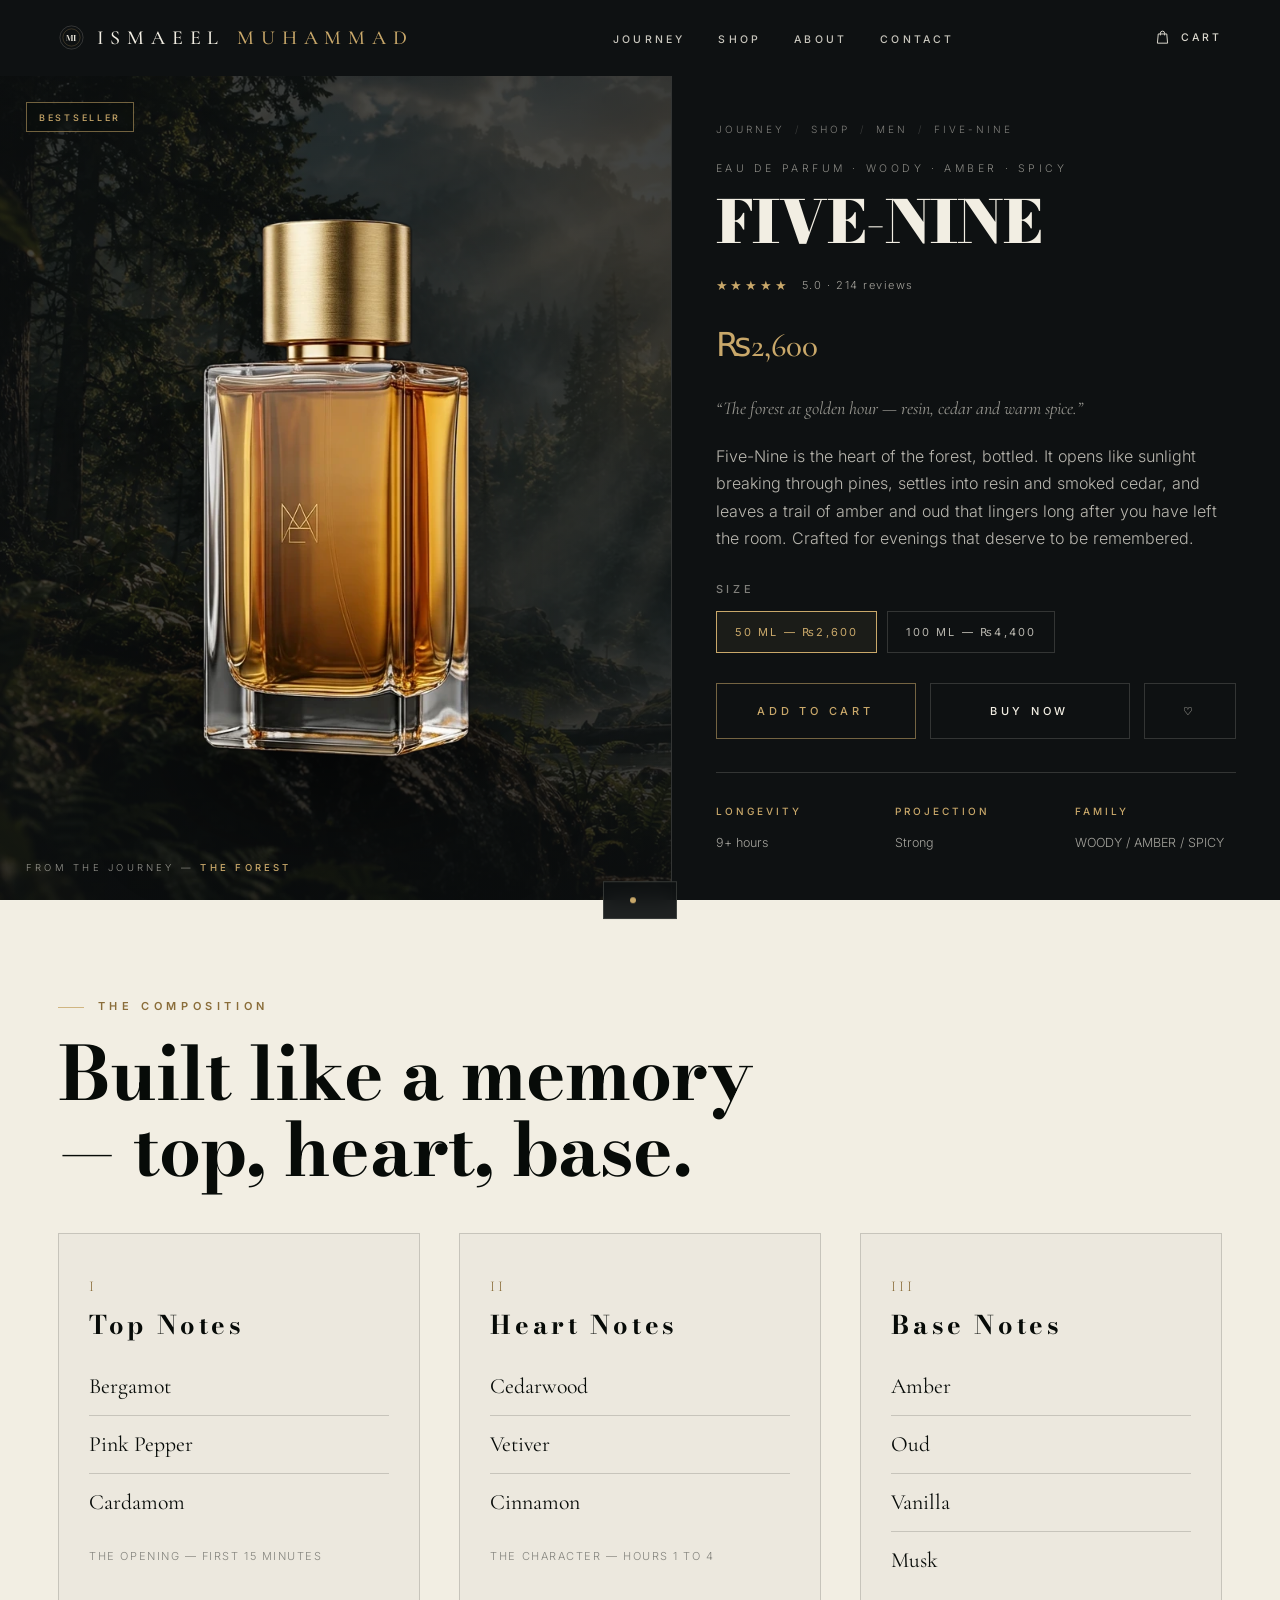
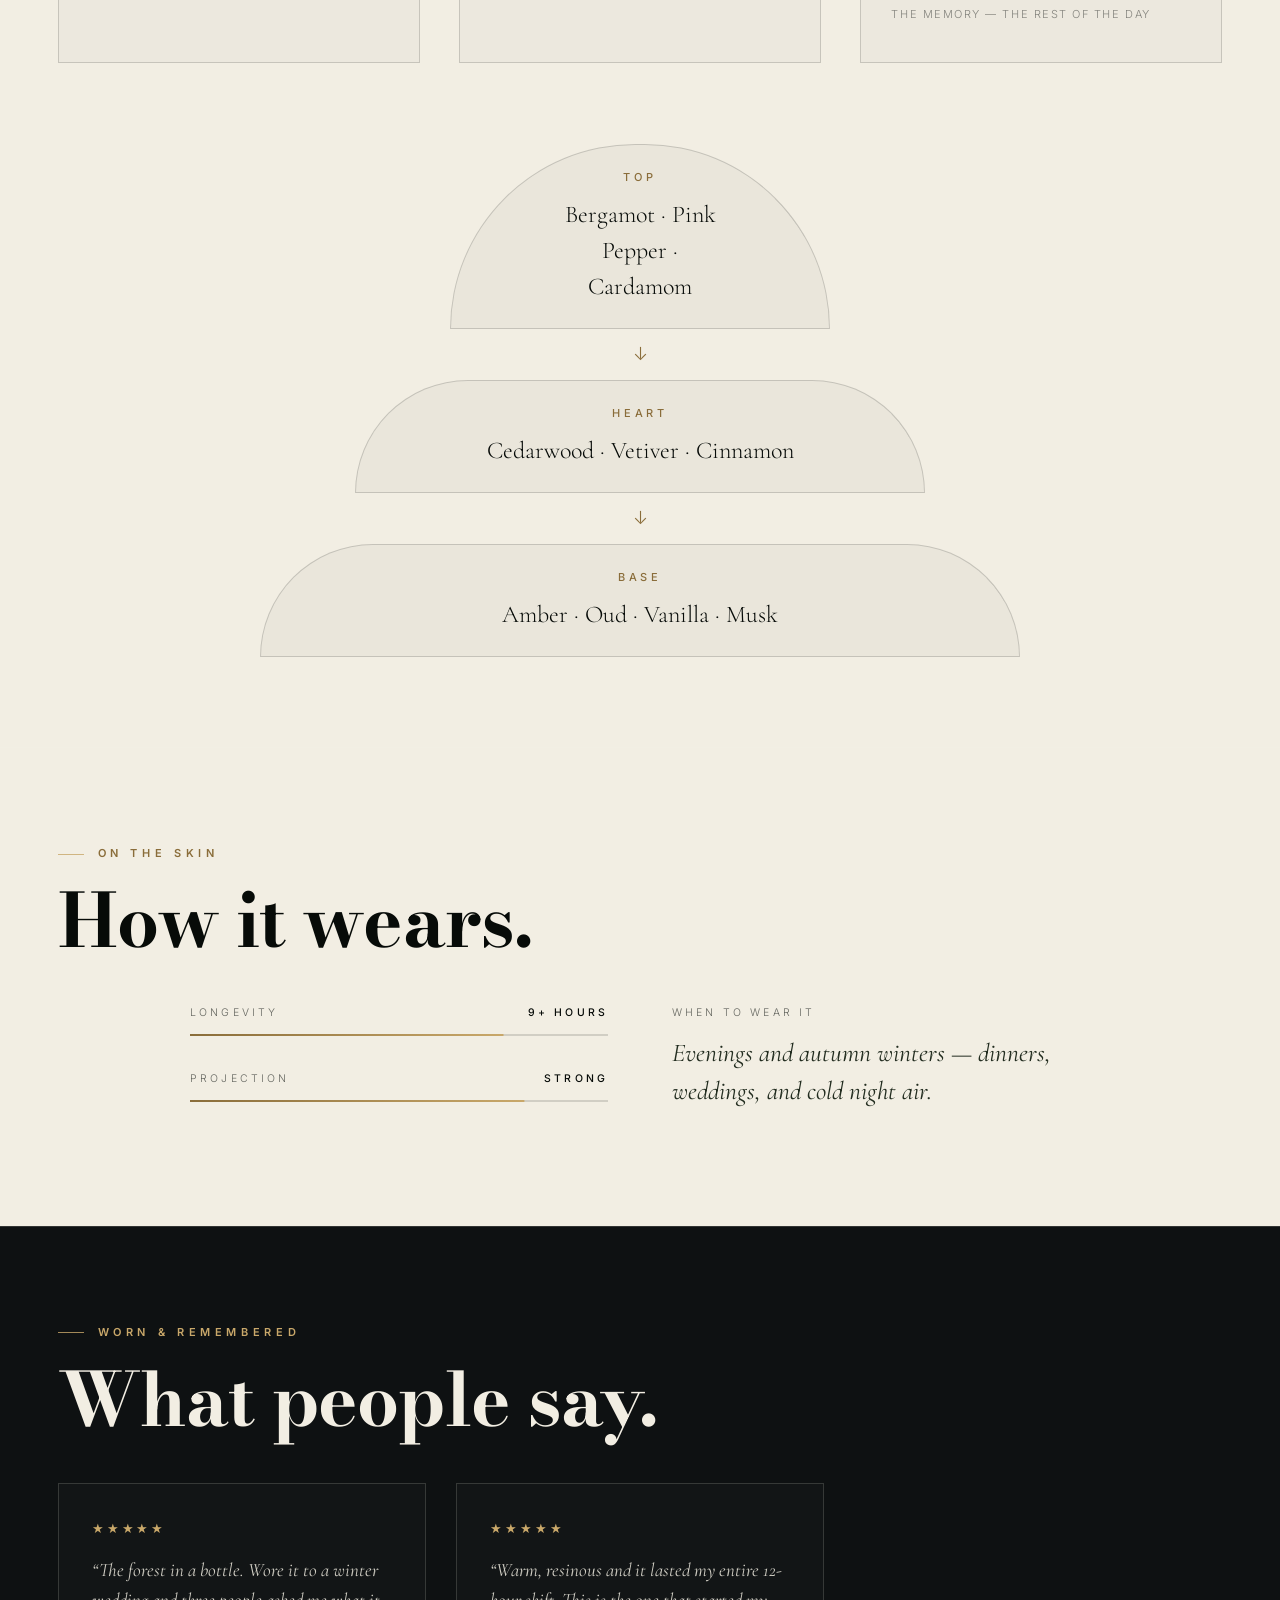
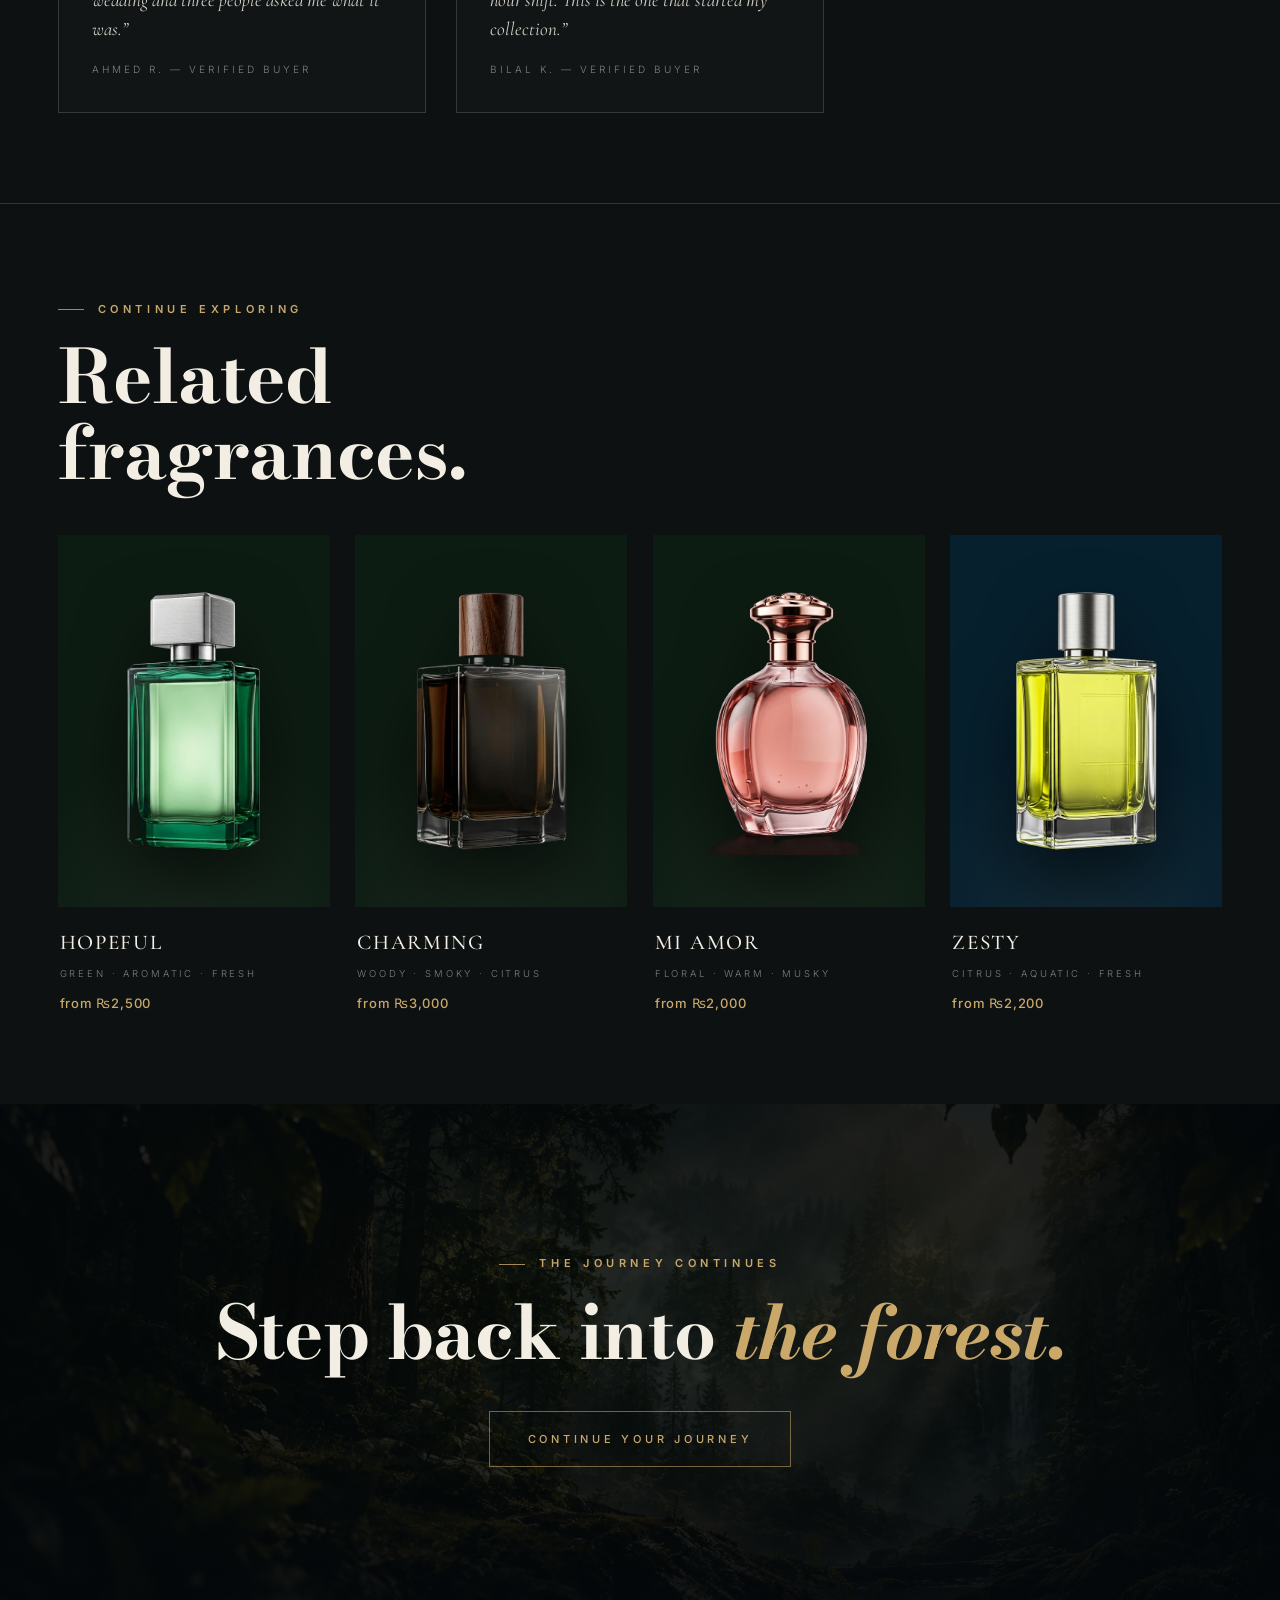
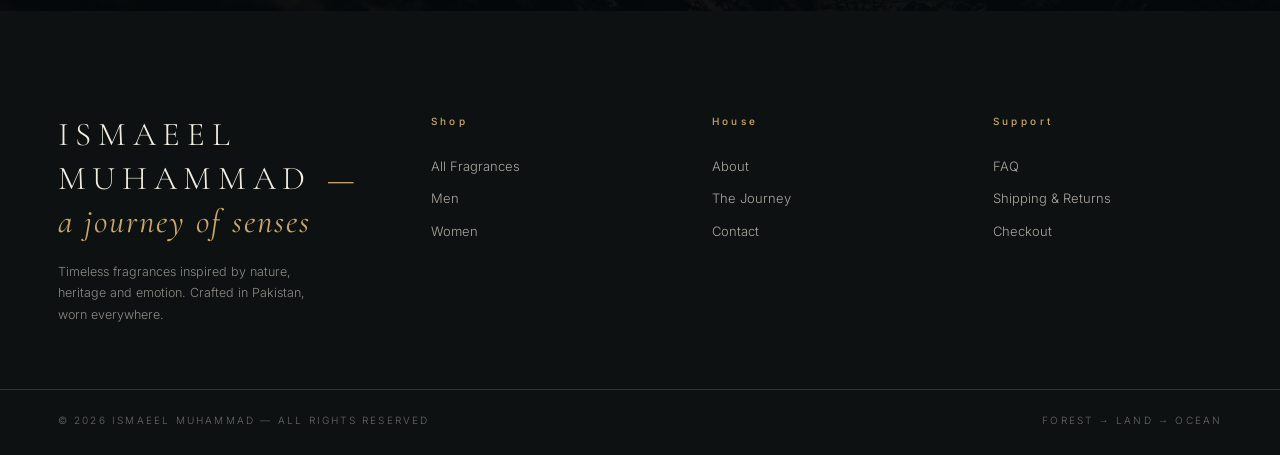
<file: product.html>
<!DOCTYPE html>
<html lang="en">
<head>
<meta charset="UTF-8">
<meta name="viewport" content="width=device-width, initial-scale=1.0">
<title>Fragrance | Ismaeel Muhammad</title>
<meta name="description" content="Discover this fragrance from the Ismaeel Muhammad journey — notes, pyramid, longevity and reviews.">
<link rel="icon" href="assets/img/ui/favicon.svg" type="image/svg+xml">
<link rel="stylesheet" href="assets/css/base.css">
<link rel="stylesheet" href="assets/css/pages.css">
</head>
<body data-page="product">

<div class="veil" aria-hidden="true">
  <div class="veil__word">Ismaeel Muhammad</div>
  <div class="veil__bar"><i></i></div>
</div>

<nav class="nav" aria-label="Main">
  <a class="nav__logo" href="index.html"><svg class="nav__mark" viewBox="0 0 64 64" aria-hidden="true"><circle cx="32" cy="32" r="27.5" fill="none" stroke="currentColor" opacity=".4"/><circle cx="32" cy="32" r="20.5" fill="none" stroke="#c9a86a" opacity=".55"/><text x="32" y="39.5" text-anchor="middle">MI</text></svg>Ismaeel <em>Muhammad</em></a>
  <ul class="nav__links">
    <li><a href="index.html" data-nav="journey">Journey</a></li>
    <li><a href="shop.html" data-nav="shop">Shop</a></li>
    <li><a href="about.html" data-nav="about">About</a></li>
    <li><a href="contact.html" data-nav="contact">Contact</a></li>
  </ul>
  <div class="nav__right">
    <button class="cart-btn" id="cart-open" aria-label="Open cart">
      <svg viewBox="0 0 24 24" fill="none" stroke="currentColor" stroke-width="1.4"><path d="M6 7h12l1.2 13H4.8L6 7Z"/><path d="M9 9V6a3 3 0 0 1 6 0v3"/></svg>
      Cart <span class="cart-count" data-empty="1">0</span>
    </button>
    <button class="burger" aria-label="Menu"><span></span><span></span></button>
  </div>
</nav>

<div class="mobile-menu">
  <a href="index.html"><span>Journey</span><span class="no">01</span></a>
  <a href="shop.html"><span>Shop</span><span class="no">02</span></a>
  <a href="about.html"><span>About</span><span class="no">03</span></a>
  <a href="contact.html"><span>Contact</span><span class="no">04</span></a>
  <a href="checkout.html"><span>Checkout</span><span class="no">05</span></a>
</div>

<main id="pd-main">

  <!-- hero -->
  <section class="pd">
    <div class="pd__visual">
      <img class="env" id="pd-env" src="" alt="" aria-hidden="true">
      <div class="envwash" aria-hidden="true"></div>
      <span class="badge" id="pd-badge" hidden></span>
      <div class="pd__bottle"><img id="pd-bottle" src="" alt=""></div>
      <div class="scenechip" id="pd-scenechip"></div>
    </div>

    <div class="pd__info">
      <div class="crumbs" id="pd-crumbs"></div>
      <span class="pd__type" id="pd-type"></span>
      <h1 class="display" id="pd-name"></h1>
      <div class="pd__stars" id="pd-stars"></div>
      <div class="pd__price"><span class="now" id="pd-price"></span></div>
      <p class="pd__tag serif-i" id="pd-tag"></p>
      <p class="pd__desc" id="pd-desc"></p>

      <div class="sizes">
        <span class="label">Size</span>
        <div class="size-row" id="pd-sizes" role="radiogroup" aria-label="Choose size"></div>
      </div>

      <div class="pd__actions">
        <button class="btn-solid gold" id="pd-add">Add to cart</button>
        <button class="btn-solid" id="pd-buy">Buy now</button>
        <button class="btn-solid" id="pd-wish" style="min-width:56px" aria-label="Save to wishlist">♡</button>
      </div>

      <div class="pd__meta" id="pd-meta"></div>
    </div>
  </section>

  <!-- composition -->
  <section class="pdsec pdsec--light" id="composition">
    <div class="pdsec__head" data-reveal>
      <span class="eyebrow">The Composition</span>
      <h2 class="display">Built like a memory — top, heart, base.</h2>
    </div>
    <div class="notes3" id="pd-notes"></div>

    <div class="pyramid" style="margin-top:clamp(56px,9vh,110px)" id="pd-pyramid" data-reveal></div>
  </section>

  <!-- performance -->
  <section class="pdsec pdsec--light" id="performance">
    <div class="pdsec__head" data-reveal>
      <span class="eyebrow">On the Skin</span>
      <h2 class="display">How it wears.</h2>
    </div>
    <div class="perf">
      <div>
        <div class="perf__row" data-reveal>
          <div class="cap"><span>Longevity</span><b id="perf-long-label"></b></div>
          <div class="bar"><i id="perf-long" style="--v:0"></i></div>
        </div>
        <div class="perf__row" data-reveal style="--d:.1s">
          <div class="cap"><span>Projection</span><b id="perf-proj-label"></b></div>
          <div class="bar"><i id="perf-proj" style="--v:0"></i></div>
        </div>
      </div>
      <div data-reveal style="--d:.15s">
        <div class="cap" style="font-size:10.5px;letter-spacing:.3em;text-transform:uppercase;margin-bottom:12px;color:rgba(7,11,8,.6)">When to wear it</div>
        <p class="serif-i" id="pd-wear" style="font-size:clamp(19px,2vw,26px);line-height:1.5;color:#232d20"></p>
      </div>
    </div>
  </section>

  <!-- reviews -->
  <section class="pdsec" id="reviews">
    <div class="pdsec__head" data-reveal>
      <span class="eyebrow">Worn &amp; Remembered</span>
      <h2 class="display">What people say.</h2>
    </div>
    <div class="reviews" id="pd-reviews"></div>
  </section>

  <!-- related -->
  <section class="pdsec" id="related">
    <div class="pdsec__head" data-reveal>
      <span class="eyebrow">Continue Exploring</span>
      <h2 class="display">Related fragrances.</h2>
    </div>
    <div class="related-grid" id="pd-related"></div>
  </section>

  <!-- continue journey -->
  <section class="continue" id="pd-continue">
    <img class="env" id="pd-cont-env" src="" alt="" aria-hidden="true">
    <div class="continue__in">
      <span class="eyebrow">The journey continues</span>
      <h2 class="display" id="pd-cont-title">Step back into <em>the forest.</em></h2>
      <a class="btn-solid gold" id="pd-cont-link" href="index.html">Continue your journey</a>
    </div>
  </section>

</main>

<footer class="footer">
  <div class="footer__top">
    <div class="footer__brand">
      <div class="footer__word">Ismaeel<br>Muhammad <em>— a journey of senses</em></div>
      <p class="footer__tag">Timeless fragrances inspired by nature, heritage and emotion. Crafted in Pakistan, worn everywhere.</p>
    </div>
    <div>
      <h4>Shop</h4>
      <ul>
        <li><a href="shop.html">All Fragrances</a></li>
        <li><a href="shop.html?cat=men">Men</a></li>
        <li><a href="shop.html?cat=women">Women</a></li>
      </ul>
    </div>
    <div>
      <h4>House</h4>
      <ul>
        <li><a href="about.html">About</a></li>
        <li><a href="index.html">The Journey</a></li>
        <li><a href="contact.html">Contact</a></li>
      </ul>
    </div>
    <div>
      <h4>Support</h4>
      <ul>
        <li><a href="contact.html#faq">FAQ</a></li>
        <li><a href="contact.html#faq">Shipping &amp; Returns</a></li>
        <li><a href="checkout.html">Checkout</a></li>
      </ul>
    </div>
  </div>
  <div class="footer__bottom">
    <span>© 2026 Ismaeel Muhammad — All rights reserved</span>
    <span>Forest → Land → Ocean</span>
  </div>
</footer>

<script src="assets/js/data.js"></script>
<script src="assets/vendor/gsap.min.js"></script>
<script src="assets/vendor/ScrollTrigger.min.js"></script>
<script src="assets/js/nav.js"></script>
<script src="assets/js/cart.js"></script>
<script src="assets/js/product.js"></script>
<script>
  document.addEventListener('click', e => {
    if (e.target.closest('#cart-open, .cart-btn') && window.IM) { e.preventDefault(); window.IM.openCart(); }
  });
</script>
</body>
</html>
</file>
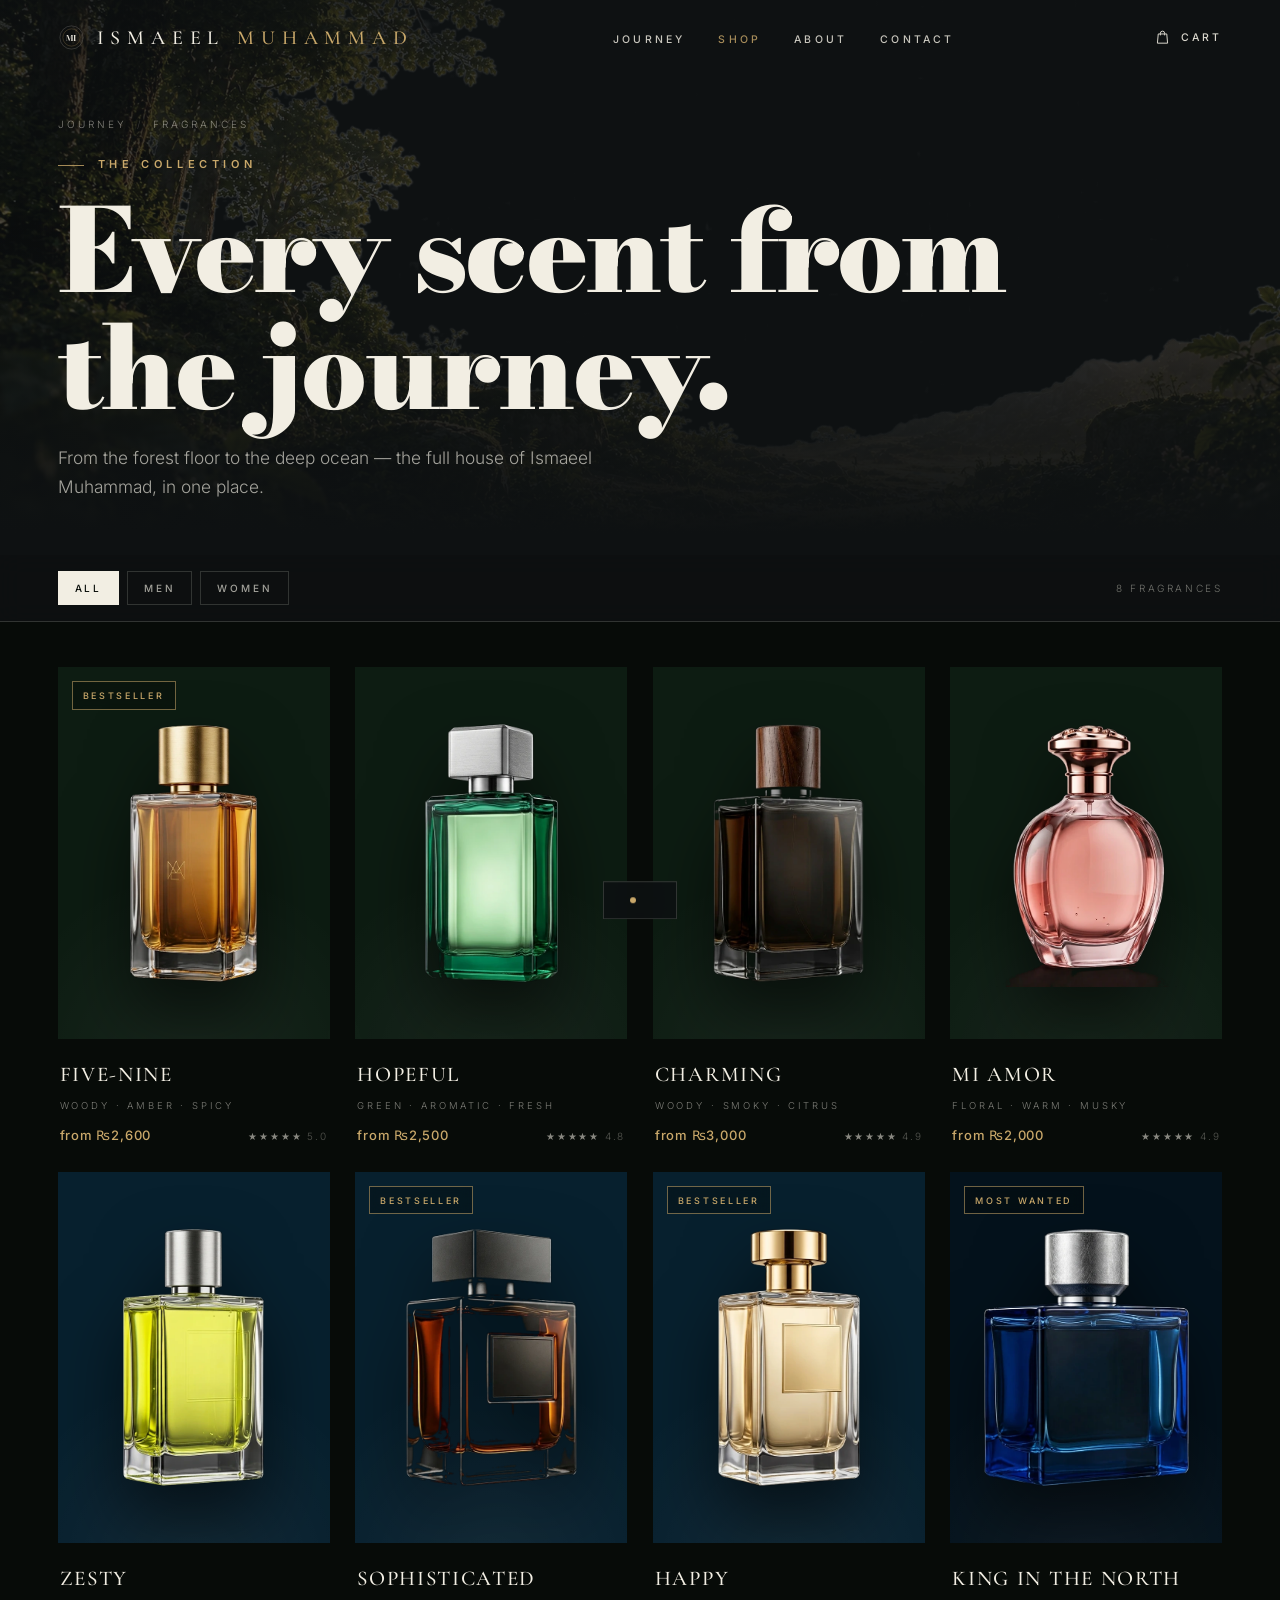
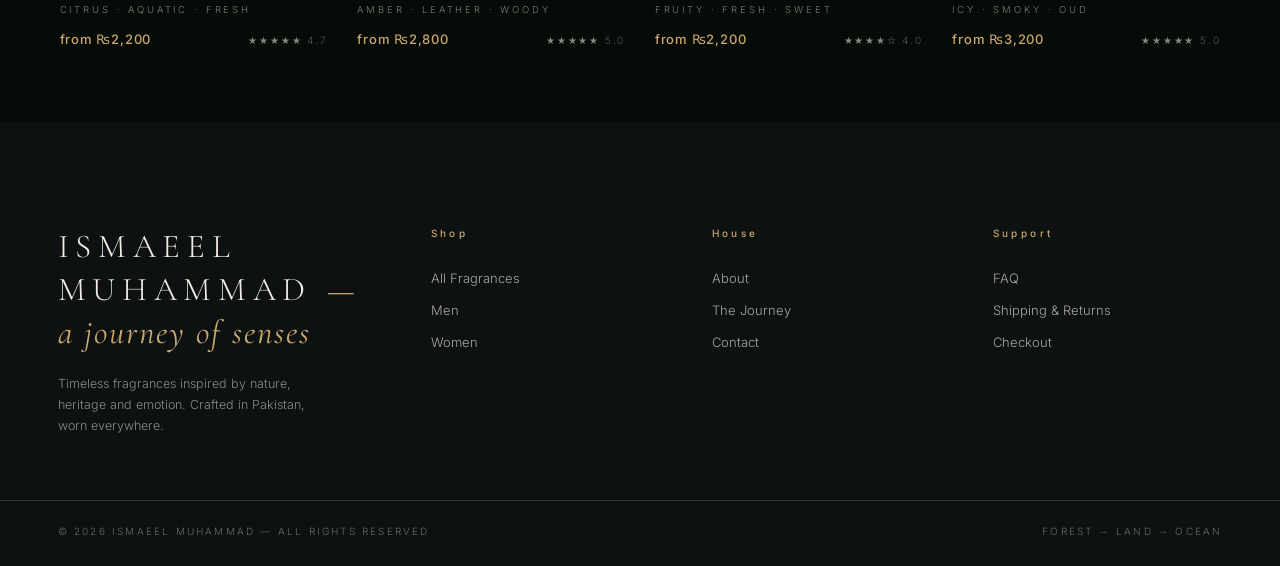
<file: shop.html>
<!DOCTYPE html>
<html lang="en">
<head>
<meta charset="UTF-8">
<meta name="viewport" content="width=device-width, initial-scale=1.0">
<title>Fragrances — Shop | Ismaeel Muhammad</title>
<meta name="description" content="The signature collection of Ismaeel Muhammad — eight Eau de Parfums from the forest to the sea bed. Filter by men and women.">
<link rel="icon" href="assets/img/ui/favicon.svg" type="image/svg+xml">
<link rel="stylesheet" href="assets/css/base.css">
<link rel="stylesheet" href="assets/css/pages.css">
</head>
<body data-page="shop">

<div class="veil" aria-hidden="true">
  <div class="veil__word">Fragrances</div>
  <div class="veil__bar"><i></i></div>
</div>

<nav class="nav" aria-label="Main">
  <a class="nav__logo" href="index.html"><svg class="nav__mark" viewBox="0 0 64 64" aria-hidden="true"><circle cx="32" cy="32" r="27.5" fill="none" stroke="currentColor" opacity=".4"/><circle cx="32" cy="32" r="20.5" fill="none" stroke="#c9a86a" opacity=".55"/><text x="32" y="39.5" text-anchor="middle">MI</text></svg>Ismaeel <em>Muhammad</em></a>
  <ul class="nav__links">
    <li><a href="index.html" data-nav="journey">Journey</a></li>
    <li><a href="shop.html" data-nav="shop">Shop</a></li>
    <li><a href="about.html" data-nav="about">About</a></li>
    <li><a href="contact.html" data-nav="contact">Contact</a></li>
  </ul>
  <div class="nav__right">
    <button class="cart-btn" id="cart-open" aria-label="Open cart">
      <svg viewBox="0 0 24 24" fill="none" stroke="currentColor" stroke-width="1.4"><path d="M6 7h12l1.2 13H4.8L6 7Z"/><path d="M9 9V6a3 3 0 0 1 6 0v3"/></svg>
      Cart <span class="cart-count" data-empty="1">0</span>
    </button>
    <button class="burger" aria-label="Menu"><span></span><span></span></button>
  </div>
</nav>

<div class="mobile-menu">
  <a href="index.html"><span>Journey</span><span class="no">01</span></a>
  <a href="shop.html"><span>Shop</span><span class="no">02</span></a>
  <a href="about.html"><span>About</span><span class="no">03</span></a>
  <a href="contact.html"><span>Contact</span><span class="no">04</span></a>
  <a href="checkout.html"><span>Checkout</span><span class="no">05</span></a>
</div>

<header class="pagehead">
  <img class="pagehead__bg" src="assets/img/env/forest-to-ocean.webp" alt="" aria-hidden="true">
  <div class="pagehead__inner">
    <div class="crumbs"><a href="index.html">Journey</a><i>/</i><span>Fragrances</span></div>
    <span class="eyebrow">The Collection</span>
    <h1 class="display">Every scent from the journey.</h1>
    <p class="sub body-l">From the forest floor to the deep ocean — the full house of Ismaeel Muhammad, in one place.</p>
  </div>
</header>

<div class="shop-tools">
  <div class="shop-tools__in">
    <div class="filters" id="filters" role="tablist" aria-label="Filter fragrances"></div>
    <div class="shop-count" id="shop-count"></div>
  </div>
</div>

<main>
  <div class="shop-grid" id="shop-grid"></div>
</main>

<footer class="footer">
  <div class="footer__top">
    <div class="footer__brand">
      <div class="footer__word">Ismaeel<br>Muhammad <em>— a journey of senses</em></div>
      <p class="footer__tag">Timeless fragrances inspired by nature, heritage and emotion. Crafted in Pakistan, worn everywhere.</p>
    </div>
    <div>
      <h4>Shop</h4>
      <ul>
        <li><a href="shop.html">All Fragrances</a></li>
        <li><a href="shop.html?cat=men">Men</a></li>
        <li><a href="shop.html?cat=women">Women</a></li>
      </ul>
    </div>
    <div>
      <h4>House</h4>
      <ul>
        <li><a href="about.html">About</a></li>
        <li><a href="index.html">The Journey</a></li>
        <li><a href="contact.html">Contact</a></li>
      </ul>
    </div>
    <div>
      <h4>Support</h4>
      <ul>
        <li><a href="contact.html#faq">FAQ</a></li>
        <li><a href="contact.html#faq">Shipping &amp; Returns</a></li>
        <li><a href="checkout.html">Checkout</a></li>
      </ul>
    </div>
  </div>
  <div class="footer__bottom">
    <span>© 2026 Ismaeel Muhammad — All rights reserved</span>
    <span>Forest → Land → Ocean</span>
  </div>
</footer>

<script src="assets/js/data.js"></script>
<script src="assets/vendor/gsap.min.js"></script>
<script src="assets/vendor/ScrollTrigger.min.js"></script>
<script src="assets/js/nav.js"></script>
<script src="assets/js/cart.js"></script>
<script src="assets/js/shop.js"></script>
<script>
  document.addEventListener('click', e => {
    if (e.target.closest('#cart-open, .cart-btn') && window.IM) { e.preventDefault(); window.IM.openCart(); }
  });
</script>
</body>
</html>
</file>
<file: assets/css/base.css>
/* ============================================================
   ISMAEEL MUHAMMAD — base design system
   ============================================================ */

@font-face { font-family:'Bodoni Moda'; src:url('../fonts/bodoni-moda-latin-400-normal.woff2') format('woff2'); font-weight:400; font-style:normal; font-display:swap; }
@font-face { font-family:'Bodoni Moda'; src:url('../fonts/bodoni-moda-latin-700-normal.woff2') format('woff2'); font-weight:700; font-style:normal; font-display:swap; }
@font-face { font-family:'Bodoni Moda'; src:url('../fonts/bodoni-moda-latin-900-normal.woff2') format('woff2'); font-weight:900; font-style:normal; font-display:swap; }
@font-face { font-family:'Bodoni Moda'; src:url('../fonts/bodoni-moda-latin-400-italic.woff2') format('woff2'); font-weight:400; font-style:italic; font-display:swap; }
@font-face { font-family:'Bodoni Moda'; src:url('../fonts/bodoni-moda-latin-700-italic.woff2') format('woff2'); font-weight:700; font-style:italic; font-display:swap; }
@font-face { font-family:'Cormorant Garamond'; src:url('../fonts/cormorant-garamond-latin-300-normal.woff2') format('woff2'); font-weight:300; font-style:normal; font-display:swap; }
@font-face { font-family:'Cormorant Garamond'; src:url('../fonts/cormorant-garamond-latin-400-normal.woff2') format('woff2'); font-weight:400; font-style:normal; font-display:swap; }
@font-face { font-family:'Cormorant Garamond'; src:url('../fonts/cormorant-garamond-latin-500-normal.woff2') format('woff2'); font-weight:500; font-style:normal; font-display:swap; }
@font-face { font-family:'Cormorant Garamond'; src:url('../fonts/cormorant-garamond-latin-600-normal.woff2') format('woff2'); font-weight:600; font-style:normal; font-display:swap; }
@font-face { font-family:'Cormorant Garamond'; src:url('../fonts/cormorant-garamond-latin-400-italic.woff2') format('woff2'); font-weight:400; font-style:italic; font-display:swap; }
@font-face { font-family:'Cormorant Garamond'; src:url('../fonts/cormorant-garamond-latin-500-italic.woff2') format('woff2'); font-weight:500; font-style:italic; font-display:swap; }
@font-face { font-family:'Inter'; src:url('../fonts/inter-latin-300-normal.woff2') format('woff2'); font-weight:300; font-display:swap; }
@font-face { font-family:'Inter'; src:url('../fonts/inter-latin-400-normal.woff2') format('woff2'); font-weight:400; font-display:swap; }
@font-face { font-family:'Inter'; src:url('../fonts/inter-latin-500-normal.woff2') format('woff2'); font-weight:500; font-display:swap; }
@font-face { font-family:'Inter'; src:url('../fonts/inter-latin-600-normal.woff2') format('woff2'); font-weight:600; font-display:swap; }

:root{
  --serif:'Cormorant Garamond', Georgia, 'Times New Roman', serif;
  --sans:'Inter', -apple-system, 'Segoe UI', Helvetica, Arial, sans-serif;

  --ink:#070b08;
  --paper:#f2eee3;
  --paper-dim:#d9d4c5;
  --charcoal:#0e1112;
  --charcoal-2:#16191a;

  --forest-1:#07130d; --forest-2:#18291c; --forest-3:#405b42;
  --ocean-1:#0a2330;  --ocean-2:#063e59;  --ocean-3:#087c9c;
  --deep:#030d16;
  --sand:#c5c4b5; --stone:#87908a;
  --gold:#c9a86a; --gold-soft:rgba(201,168,106,.55);
  --mist:rgba(214,226,214,.16);

  --line:rgba(242,238,227,.16);
  --line-dark:rgba(7,11,8,.16);

  --nav-h:76px;
  --ease:cubic-bezier(.22,1,.36,1);
  --pad:clamp(20px,4.5vw,72px);
}

*,*::before,*::after{ box-sizing:border-box; margin:0; padding:0; }
html{ scroll-behavior:smooth; }
html.lenis, html.lenis body{ height:auto; }
.lenis.lenis-smooth{ scroll-behavior:auto !important; }

body{
  background:var(--ink);
  color:var(--paper);
  font-family:var(--sans);
  font-weight:300;
  font-size:16px;
  line-height:1.7;
  -webkit-font-smoothing:antialiased;
  overflow-x:hidden;
  min-height:100vh;
}
body.is-locked{ overflow:hidden; }

img{ display:block; max-width:100%; }
a{ color:inherit; text-decoration:none; }
button{ font-family:inherit; color:inherit; background:none; border:0; cursor:pointer; }
input,textarea,select{ font-family:inherit; font-size:inherit; }
::selection{ background:var(--gold); color:#100c04; }

:focus-visible{ outline:1.5px solid var(--gold); outline-offset:3px; border-radius:2px; }

/* ---------- typography ---------- */
.display{
  font-family:'Bodoni Moda', var(--serif); font-weight:700;
  line-height:1.02; letter-spacing:-.012em;
  text-wrap:balance;
}
.display em{ font-style:italic; }
h1.display{ font-size:clamp(52px,9vw,148px); font-weight:900; letter-spacing:-.02em; }
h2.display{ font-size:clamp(36px,5.8vw,84px); }
h3.display{ font-size:clamp(28px,3.6vw,50px); }
.eyebrow{
  font-family:var(--sans); font-size:11px; font-weight:600;
  letter-spacing:.42em; text-transform:uppercase; color:var(--gold);
}
.eyebrow::before{
  content:''; display:inline-block; width:26px; height:1px;
  background:var(--gold); margin-right:14px; vertical-align:middle; opacity:.8;
}
.label{
  font-size:11px; font-weight:500; letter-spacing:.34em; text-transform:uppercase;
}
.body-l{ font-size:clamp(15px,1.35vw,18px); color:rgba(242,238,227,.78); }
.i{ font-style:italic; font-family:var(--serif); }
.serif-i{ font-family:var(--serif); font-style:italic; font-weight:400; }

/* ---------- layout helpers ---------- */
.wrap{ padding-inline:var(--pad); }
.section{ position:relative; }
.rule{ height:1px; background:var(--line); border:0; }

/* ---------- buttons ---------- */
.btn{
  position:relative; display:inline-flex; align-items:center; gap:14px;
  font-size:11px; font-weight:600; letter-spacing:.34em; text-transform:uppercase;
  color:var(--paper); padding:6px 2px;
  transition:color .45s var(--ease);
}
.btn .arr{ display:inline-block; transition:transform .45s var(--ease); }
.btn::after{
  content:''; position:absolute; left:0; bottom:0; height:1px; width:100%;
  background:currentColor; opacity:.4;
  transform:scaleX(1); transform-origin:right;
  transition:transform .55s var(--ease), opacity .4s;
}
.btn:hover{ color:var(--gold); }
.btn:hover::after{ transform:scaleX(.35); opacity:.9; }
.btn:hover .arr{ transform:translateX(8px); }

.btn-solid{
  display:inline-flex; align-items:center; justify-content:center; gap:12px;
  min-height:56px; padding:0 38px;
  font-size:11px; font-weight:500; letter-spacing:.34em; text-transform:uppercase;
  border:1px solid var(--line);
  background:transparent; color:var(--paper);
  transition:background .5s var(--ease), border-color .5s var(--ease), color .5s var(--ease);
}
.btn-solid:hover{ background:var(--paper); color:var(--ink); border-color:var(--paper); }
.btn-solid.gold{ border-color:var(--gold-soft); color:var(--gold); }
.btn-solid.gold:hover{ background:var(--gold); border-color:var(--gold); color:#171004; }
.btn-solid:disabled{ opacity:.4; pointer-events:none; }

/* ---------- reveal on scroll (applied only when JS allows) ---------- */
.js-anim [data-reveal]{ opacity:0; transform:translateY(34px); }
.js-anim [data-reveal].revealed{
  opacity:1; transform:none;
  transition:opacity 1s var(--ease), transform 1s var(--ease);
  transition-delay:var(--d,0s);
}

/* ============================================================
   NAVIGATION
   ============================================================ */
.nav{
  position:fixed; inset:0 0 auto 0; z-index:200;
  height:var(--nav-h);
  display:flex; align-items:center; justify-content:space-between;
  padding-inline:var(--pad);
  color:var(--paper);
  transition:background .6s var(--ease), backdrop-filter .6s, border-color .6s;
  border-bottom:1px solid transparent;
}
.nav.scrolled{
  background:rgba(7,11,8,.72);
  backdrop-filter:blur(14px);
  -webkit-backdrop-filter:blur(14px);
  border-bottom-color:var(--line);
}
.nav--light.scrolled{ background:rgba(240,236,225,.86); color:var(--ink); border-bottom-color:var(--line-dark); }

.nav__logo{
  font-family:var(--serif); font-weight:500;
  font-size:clamp(15px,1.6vw,20px); letter-spacing:.34em; text-transform:uppercase;
  white-space:nowrap;
  display:inline-flex; align-items:center; gap:12px;
}
.nav__logo em{ font-style:normal; color:var(--gold); }
.nav__mark{ width:27px; height:27px; flex:none; }
.nav__mark text{
  font-family:'Bodoni Moda', Georgia, serif; font-weight:700;
  font-size:19px; fill:currentColor; letter-spacing:.5px;
}
.nav__links{ display:flex; gap:clamp(18px,2.6vw,40px); list-style:none; }
.nav__links a{
  position:relative; font-size:10.5px; font-weight:500;
  letter-spacing:.3em; text-transform:uppercase; opacity:.82;
  padding:6px 0; transition:opacity .4s, color .4s;
}
.nav__links a::after{
  content:''; position:absolute; left:0; bottom:0; width:100%; height:1px;
  background:var(--gold); transform:scaleX(0); transform-origin:left;
  transition:transform .45s var(--ease);
}
.nav__links a:hover{ opacity:1; color:var(--gold); }
.nav__links a:hover::after{ transform:scaleX(1); }
.nav__right{ display:flex; align-items:center; gap:clamp(14px,2vw,26px); }

.cart-btn{
  position:relative; display:inline-flex; align-items:center; gap:10px;
  font-size:10.5px; font-weight:500; letter-spacing:.3em; text-transform:uppercase;
  opacity:.9; transition:color .4s;
}
.cart-btn:hover{ color:var(--gold); }
.cart-btn svg{ width:17px; height:17px; }
.cart-count{
  min-width:18px; height:18px; padding:0 4px; border-radius:9px;
  display:inline-flex; align-items:center; justify-content:center;
  background:var(--gold); color:#171004;
  font-size:10px; font-weight:600; letter-spacing:0;
}
.cart-count[data-empty="1"]{ display:none; }

.burger{ display:none; width:40px; height:40px; position:relative; z-index:220; }
.burger span{
  position:absolute; left:9px; right:9px; height:1.5px; background:currentColor;
  transition:transform .5s var(--ease), opacity .3s, top .5s var(--ease);
}
.burger span:nth-child(1){ top:15px; } .burger span:nth-child(2){ top:24px; }
body.menu-open .burger span:nth-child(1){ top:19.5px; transform:rotate(45deg); }
body.menu-open .burger span:nth-child(2){ top:19.5px; transform:rotate(-45deg); }

.mobile-menu{
  position:fixed; inset:0; z-index:210;
  background:rgba(7,11,8,.96); backdrop-filter:blur(18px);
  display:flex; flex-direction:column; justify-content:center; gap:8px;
  padding:var(--pad);
  opacity:0; visibility:hidden; transition:opacity .5s var(--ease), visibility .5s;
}
body.menu-open .mobile-menu{ opacity:1; visibility:visible; }
.mobile-menu a{
  font-family:var(--serif); font-size:clamp(34px,9vw,54px); font-weight:300;
  padding:10px 0; border-bottom:1px solid var(--line);
  display:flex; justify-content:space-between; align-items:baseline;
  transform:translateY(18px); opacity:0; transition:transform .6s var(--ease), opacity .6s;
}
.mobile-menu a .no{ font-family:var(--sans); font-size:11px; letter-spacing:.3em; color:var(--gold); }
body.menu-open .mobile-menu a{ transform:none; opacity:1; }
body.menu-open .mobile-menu a:nth-child(1){ transition-delay:.08s }
body.menu-open .mobile-menu a:nth-child(2){ transition-delay:.14s }
body.menu-open .mobile-menu a:nth-child(3){ transition-delay:.2s }
body.menu-open .mobile-menu a:nth-child(4){ transition-delay:.26s }
body.menu-open .mobile-menu a:nth-child(5){ transition-delay:.32s }

@media (max-width:900px){
  .nav__links{ display:none; }
  .burger{ display:block; }
}

/* ============================================================
   SCENE / PAGE PROGRESS (right rail)
   ============================================================ */
.rail{
  position:fixed; right:26px; top:50%; transform:translateY(-50%);
  z-index:150; display:flex; flex-direction:column; gap:18px;
  mix-blend-mode:difference;
}
.rail__item{
  display:flex; align-items:center; gap:10px; justify-content:flex-end;
  font-size:9.5px; letter-spacing:.28em; color:#fff;
}
.rail__item span{ opacity:0; transform:translateX(6px); transition:opacity .4s, transform .4s; }
.rail__item::after{
  content:''; width:22px; height:1px; background:#fff; opacity:.35;
  transition:width .45s var(--ease), opacity .45s;
}
.rail__item.active span{ opacity:.9; transform:none; }
.rail__item.active::after{ width:44px; opacity:1; }
@media (max-width:900px){ .rail{ display:none; } }

/* thin scroll progress */
.progressbar{
  position:fixed; top:0; left:0; height:2px; width:100%; z-index:300;
  transform-origin:left; transform:scaleX(0);
  background:linear-gradient(90deg, var(--forest-3), var(--gold), var(--ocean-3));
}

/* ============================================================
   PRODUCT CARD (shop grid, related, most-wanted)
   ============================================================ */
.pcard{ position:relative; display:block; }
.pcard__media{
  position:relative; aspect-ratio:3/4.1; overflow:hidden;
  background:
    radial-gradient(120% 90% at 50% 108%, rgba(255,255,255,.05), transparent 60%),
    var(--tint, #10161a);
  display:flex; align-items:center; justify-content:center;
}
.pcard__media img.env{
  position:absolute; inset:-8%; width:116%; height:116%; object-fit:cover;
  opacity:0; filter:saturate(.9) brightness(.85);
  transition:opacity .8s var(--ease), transform 1.2s var(--ease), filter .8s;
  transform:scale(1.04);
}
.pcard__media img.bottle{
  position:relative; height:72%; width:auto; max-width:82%;
  object-fit:contain; object-position:center;
  filter:drop-shadow(0 34px 34px rgba(0,0,0,.55));
  transition:transform .9s var(--ease), filter .9s var(--ease);
}
.pcard:hover .pcard__media img.env{ opacity:.5; transform:scale(1); }
.pcard:hover .pcard__media img.bottle{ transform:scale(1.07) translateY(-8px); filter:drop-shadow(0 48px 44px rgba(0,0,0,.6)); }
.pcard__glow{
  position:absolute; inset:0; opacity:0; transition:opacity .8s;
  background:radial-gradient(60% 46% at 50% 62%, var(--glowc, rgba(201,168,106,.22)), transparent 70%);
}
.pcard:hover .pcard__glow{ opacity:1; }
.pcard__badge{
  position:absolute; top:14px; left:14px; z-index:2;
  font-size:9px; letter-spacing:.3em; font-weight:500; color:var(--gold);
  border:1px solid var(--gold-soft); padding:6px 10px 5px;
  background:rgba(7,11,8,.35); backdrop-filter:blur(6px);
}
.pcard__actions{
  position:absolute; left:0; right:0; bottom:0; z-index:3;
  display:flex; justify-content:center; gap:10px; padding:16px;
  opacity:0; transform:translateY(12px);
  transition:opacity .5s var(--ease), transform .5s var(--ease);
}
.pcard:hover .pcard__actions, .pcard:focus-within .pcard__actions{ opacity:1; transform:none; }
.chip-btn{
  font-size:9.5px; letter-spacing:.26em; font-weight:500; text-transform:uppercase;
  padding:11px 18px; background:rgba(7,11,8,.55); backdrop-filter:blur(8px);
  border:1px solid var(--line); color:var(--paper);
  transition:background .4s, color .4s, border-color .4s;
}
.chip-btn:hover{ background:var(--paper); color:var(--ink); border-color:var(--paper); }
.chip-btn.is-on{ border-color:var(--gold); color:var(--gold); }
.pcard__info{ padding:18px 2px 0; }
.pcard__name{
  font-family:var(--serif); font-weight:500; font-size:21px; letter-spacing:.08em;
}
.pcard__family{ font-size:9.5px; letter-spacing:.3em; color:rgba(242,238,227,.5); margin-top:5px; }
.pcard__row{ display:flex; justify-content:space-between; align-items:baseline; margin-top:10px; }
.pcard__price{ font-size:13px; font-weight:500; letter-spacing:.06em; color:var(--gold); }
.pcard__stars{ font-size:10px; letter-spacing:.18em; color:rgba(242,238,227,.55); }

/* ============================================================
   CART DRAWER
   ============================================================ */
.cart-scrim{
  position:fixed; inset:0; z-index:400; background:rgba(4,6,5,.6);
  backdrop-filter:blur(4px);
  opacity:0; visibility:hidden; transition:opacity .5s, visibility .5s;
}
.cart{
  position:fixed; top:0; right:0; bottom:0; z-index:410;
  width:min(440px, 100vw);
  background:var(--charcoal); border-left:1px solid var(--line);
  transform:translateX(102%);
  transition:transform .65s var(--ease);
  display:flex; flex-direction:column;
}
body.cart-open .cart-scrim{ opacity:1; visibility:visible; }
body.cart-open .cart{ transform:none; }
body.cart-open{ overflow:hidden; }

.cart__head{
  display:flex; align-items:center; justify-content:space-between;
  padding:26px 28px; border-bottom:1px solid var(--line);
}
.cart__title{ font-family:var(--serif); font-size:22px; letter-spacing:.14em; font-weight:500; }
.cart__close{ font-size:10px; letter-spacing:.3em; opacity:.7; padding:8px; }
.cart__close:hover{ color:var(--gold); opacity:1; }
.cart__body{ flex:1; overflow-y:auto; padding:10px 28px; }
.cart__empty{ text-align:center; padding:70px 10px; color:rgba(242,238,227,.55); }
.cart__empty .display{ font-size:26px; color:var(--paper); margin-bottom:10px; }

.citem{
  display:grid; grid-template-columns:74px 1fr auto; gap:16px;
  padding:20px 0; border-bottom:1px solid var(--line); align-items:center;
}
.citem__img{
  width:74px; height:96px; display:flex; align-items:center; justify-content:center;
  background:radial-gradient(80% 70% at 50% 70%, rgba(255,255,255,.06), transparent), #10161a;
}
.citem__img img{ height:78%; width:auto; object-fit:contain; filter:drop-shadow(0 12px 14px rgba(0,0,0,.5)); }
.citem__name{ font-family:var(--serif); font-size:17px; font-weight:500; letter-spacing:.08em; }
.citem__meta{ font-size:10px; letter-spacing:.24em; color:rgba(242,238,227,.5); margin-top:4px; }
.citem__ctrl{ display:flex; align-items:center; gap:10px; margin-top:10px; }
.qty{ display:inline-flex; align-items:center; border:1px solid var(--line); }
.qty button{ width:26px; height:26px; font-size:14px; line-height:1; opacity:.8; }
.qty button:hover{ color:var(--gold); opacity:1; }
.qty span{ min-width:26px; text-align:center; font-size:12px; }
.citem__price{ font-size:13px; color:var(--gold); font-weight:500; white-space:nowrap; }
.citem__rm{ font-size:9.5px; letter-spacing:.2em; opacity:.5; margin-top:8px; display:block; }
.citem__rm:hover{ color:#e08f8f; opacity:1; }

.cart__foot{ padding:22px 28px 28px; border-top:1px solid var(--line); }
.cart__row{ display:flex; justify-content:space-between; font-size:13px; margin-bottom:8px; color:rgba(242,238,227,.72); }
.cart__row.total{ color:var(--paper); font-size:15px; margin:14px 0 20px; letter-spacing:.04em; }
.cart__row b{ font-weight:500; }
.cart__foot .btn-solid{ width:100%; }
.cart__note{ text-align:center; font-size:10px; letter-spacing:.2em; color:rgba(242,238,227,.4); margin-top:14px; }

/* toast */
.toast{
  position:fixed; left:50%; bottom:34px; z-index:500;
  transform:translate(-50%, 140%);
  background:rgba(14,17,18,.92); border:1px solid var(--line);
  backdrop-filter:blur(10px);
  padding:15px 26px; display:flex; align-items:center; gap:14px;
  font-size:11px; letter-spacing:.24em; text-transform:uppercase;
  transition:transform .6s var(--ease);
  max-width:90vw; white-space:nowrap; overflow:hidden; text-overflow:ellipsis;
}
.toast.show{ transform:translate(-50%, 0); }
.toast .dot{ width:6px; height:6px; border-radius:50%; background:var(--gold); flex:none; }

/* ============================================================
   FOOTER
   ============================================================ */
.footer{ background:var(--charcoal); color:var(--paper); position:relative; }
.footer__top{
  display:grid; grid-template-columns:1.4fr 1fr 1fr 1fr; gap:clamp(28px,4vw,64px);
  padding:clamp(56px,8vw,110px) var(--pad) clamp(40px,5vw,70px);
}
.footer__word{
  font-family:var(--serif); font-weight:300; letter-spacing:.2em;
  font-size:clamp(24px,2.6vw,38px); line-height:1.3; text-transform:uppercase;
}
.footer__word em{ font-style:italic; color:var(--gold); letter-spacing:.06em; text-transform:none; }
.footer__tag{ margin-top:18px; font-size:12.5px; color:rgba(242,238,227,.55); max-width:34ch; }
.footer h4{ font-size:10px; letter-spacing:.34em; font-weight:500; color:var(--gold); margin-bottom:20px; }
.footer ul{ list-style:none; }
.footer ul a{
  display:inline-block; font-size:13px; color:rgba(242,238,227,.68);
  padding:5px 0; transition:color .35s, transform .35s var(--ease);
}
.footer ul a:hover{ color:var(--paper); transform:translateX(5px); }
.news{ margin-top:26px; display:flex; border-bottom:1px solid var(--line); max-width:320px; }
.news input{
  flex:1; background:none; border:0; color:var(--paper);
  font-size:12px; letter-spacing:.08em; padding:11px 0; outline:none;
}
.news input::placeholder{ color:rgba(242,238,227,.35); }
.news button{ font-size:10px; letter-spacing:.26em; color:var(--gold); padding:0 4px; }
.news button:hover{ text-decoration:underline; }
.footer__bottom{
  display:flex; flex-wrap:wrap; gap:14px; justify-content:space-between; align-items:center;
  padding:22px var(--pad) 26px; border-top:1px solid var(--line);
  font-size:10px; letter-spacing:.22em; color:rgba(242,238,227,.4); text-transform:uppercase;
}
@media (max-width:860px){ .footer__top{ grid-template-columns:1fr 1fr; } .footer__brand{ grid-column:1/-1; } }

/* page loader veil */
.veil{
  position:fixed; inset:0; z-index:600; background:var(--ink);
  display:flex; align-items:center; justify-content:center; flex-direction:column; gap:18px;
  transition:opacity .9s var(--ease), visibility .9s;
}
.veil.gone{ opacity:0; visibility:hidden; }
.veil__word{
  font-family:var(--serif); font-weight:300; letter-spacing:.5em; text-transform:uppercase;
  font-size:clamp(15px,2.4vw,24px); padding-left:.5em; text-align:center;
}
.veil__bar{ width:min(200px,40vw); height:1px; background:var(--line); overflow:hidden; }
.veil__bar i{ display:block; height:100%; width:100%; background:var(--gold); transform:translateX(-100%); animation:veilload 1.4s var(--ease) forwards; }
@keyframes veilload{ to{ transform:none; } }

@media (prefers-reduced-motion:reduce){
  *,*::before,*::after{ animation-duration:.01ms !important; animation-iteration-count:1 !important; transition-duration:.01ms !important; }
  html{ scroll-behavior:auto; }
}
</file>
<file: assets/css/journey.css>
/* ============================================================
   THE JOURNEY — cinematic scroll experience (home)
   ============================================================ */

.journey{ background:var(--ink); }

/* film grain */
.grain{
  position:fixed; inset:-60px; z-index:180; pointer-events:none; opacity:.05;
  background-image:url("data:image/svg+xml,%3Csvg xmlns='http://www.w3.org/2000/svg' width='240' height='240'%3E%3Cfilter id='n'%3E%3CfeTurbulence type='fractalNoise' baseFrequency='.9' numOctaves='2'/%3E%3C/filter%3E%3Crect width='100%25' height='100%25' filter='url(%23n)' opacity='.6'/%3E%3C/svg%3E");
  animation:grain 1.2s steps(4) infinite;
}
@keyframes grain{
  0%{transform:translate(0,0)} 25%{transform:translate(-18px,12px)}
  50%{transform:translate(14px,-16px)} 75%{transform:translate(-10px,-8px)} 100%{transform:translate(0,0)}
}

/* ---------- generic scene scaffold ---------- */
.scene{ position:relative; }
.stage{
  position:sticky; top:0;
  height:100vh; /* the large viewport height — no gap for the next
                   section's background to bleed through on mobile */
  overflow:hidden; overflow:clip;
}
/* fallback: no JS / reduced motion → readable stacked document */
html:not(.cinema) .scene{ height:auto !important; }
html:not(.cinema) .stage{ position:relative; min-height:100vh; }

.layer{ position:absolute; inset:-7%; will-change:transform; }
.layer img{ width:100%; height:100%; object-fit:cover; }

/* particle canvas — full stage, above the near leaves */
.p-canvas{ position:absolute; inset:0; width:100%; height:100%; z-index:4; pointer-events:none; }

.vignette{
  position:absolute; inset:0; pointer-events:none;
  background:
    radial-gradient(120% 90% at 50% 50%, transparent 55%, rgba(2,5,3,.55) 100%),
    linear-gradient(to bottom, rgba(2,5,3,.35), transparent 18%, transparent 82%, rgba(2,5,3,.5));
}
.grade{ position:absolute; inset:0; pointer-events:none; mix-blend-mode:multiply; }

/* beat content → replaced by the fragrance picker (product moments) */
/* the picker display is fully independent of scrolling — always visible
   inside its scene (the forest one rides inside .forest-world, which itself
   dissolves in; shore + ocean sit on their stages below the fold) */
html.cinema .picker{ position:absolute; inset:0; z-index:6; }
html:not(.cinema) .picker{ position:relative; display:block; padding:16vh var(--pad); }

/* ============================================================
   01 — HERO / THE SCENT AWAKENS
   ============================================================ */
#hero{ height:330vh; z-index:5; }
.hero-bg{ transform:scale(1.06); }
.hero-mid{ transform:scale(1.1); }

/* ---------- layered leaves (hero) ---------- */
.leaf{ position:absolute; pointer-events:none; will-change:transform; z-index:3; }
.leaf img{ width:100%; height:100%; object-fit:cover; }
.leaf--far{ inset:-7%; z-index:1; opacity:.9; }
.leaf--l{ left:-6%; top:-6%; width:44%; height:112%; z-index:3; }
.leaf--r{ right:-6%; top:-6%; width:44%; height:112%; z-index:3; }
.leaf--n{ left:-13%; top:-9%; width:62%; height:120%; z-index:3; }
.leaf--n img{ object-fit:contain; object-position:left center; animation:swayA 11s ease-in-out infinite alternate; }
.leaf--l img{ animation:swayAm 10s ease-in-out infinite alternate; }
@keyframes swayAm{ from{ transform:scaleX(-1) rotate(-.6deg) translateX(-.5%);} to{ transform:scaleX(-1) rotate(.8deg) translateX(.6%);} }
.leaf--r img{ animation:swayB 12s ease-in-out infinite alternate; }
.leaf--far img{ animation:swayA 16s ease-in-out infinite alternate; }
@keyframes swayA{ from{ transform:rotate(-.6deg) translateX(-.5%);} to{ transform:rotate(.8deg) translateX(.6%);} }
@keyframes swayB{ from{ transform:rotate(.7deg) translateX(.5%);} to{ transform:rotate(-.8deg) translateX(-.6%);} }
@keyframes swayC{ from{ transform:translateY(-.6%) rotate(-.4deg);} to{ transform:translateY(.7%) rotate(.5deg);} }

.fog{
  position:absolute; inset:-12%; pointer-events:none;
  background:
    radial-gradient(46% 34% at 24% 68%, rgba(196,214,199,.13), transparent 70%),
    radial-gradient(40% 26% at 78% 30%, rgba(214,226,214,.09), transparent 70%),
    radial-gradient(52% 30% at 60% 88%, rgba(180,200,186,.12), transparent 72%);
  filter:blur(6px);
  animation:fogdrift 26s ease-in-out infinite alternate;
}
@keyframes fogdrift{
  from{ transform:translate3d(-2.5%,-1%,0) scale(1.02); }
  to{ transform:translate3d(2.5%,1.5%,0) scale(1.06); }
}

.sunshaft{
  position:absolute; top:-12%; left:52%; width:30vw; height:80vh;
  background:linear-gradient(105deg, transparent 8%, rgba(233,222,182,.14) 42%, rgba(233,222,182,.05) 60%, transparent 74%);
  filter:blur(10px); pointer-events:none;
  transform:rotate(9deg); transform-origin:top center;
  animation:shaft 11s ease-in-out infinite alternate;
}
@keyframes shaft{ from{opacity:.75} to{opacity:1; transform:rotate(10.5deg)} }

/* the house crest in hero — sits inside the cutout of the model layers,
   exactly where the bottle used to. The anchor is CSS-centered; GSAP only
   ever touches the inner element, so it can never drift */
.hero-emblem{
  position:absolute; top:50%; left:60%;
  width:min(44vh,400px); aspect-ratio:1; z-index:6;
  translate:-50% -52%;
}
.hero-emblem-in{ position:absolute; inset:0; will-change:transform; }
.hero-emblem-in .emblem{
  position:absolute; inset:0; width:100%; height:100%;
  filter:drop-shadow(0 34px 48px rgba(0,0,0,.6)) drop-shadow(0 0 70px rgba(196,120,135,.16));
  animation:bobble 9s ease-in-out infinite alternate;
}
.emblem__ring{
  font-family:'Bodoni Moda', var(--serif); font-weight:700;
  font-size:16.5px; letter-spacing:.38em; fill:rgba(243,238,227,.85);
}
.emblem__mi{
  font-family:'Bodoni Moda', var(--serif); font-weight:900;
  font-size:118px; letter-spacing:-.015em; fill:url(#miGrad);
}
.hero-emblem-in .halo{
  position:absolute; top:8%; left:50%; width:150%; aspect-ratio:1;
  transform:translateX(-50%);
  background:radial-gradient(circle, rgba(196,120,135,.15), rgba(147,195,164,.06) 46%, transparent 68%);
  filter:blur(10px); pointer-events:none;
}

.hero-copy{
  position:absolute; left:var(--pad); top:50%; transform:translateY(-50%);
  max-width:600px; z-index:6;
}
.hero-copy .eyebrow{ display:block; margin-bottom:26px; }
.hero-copy h1{
  margin-bottom:10px;
  background:linear-gradient(104deg,#f6eeda 8%,#d9bc7d 34%,#f9f1de 50%,#c8a15c 72%,#efdfb8 96%);
  -webkit-background-clip:text; background-clip:text; color:transparent;
  filter:drop-shadow(0 6px 34px rgba(0,0,0,.45));
}
.hero-copy .journeysub{
  font-family:var(--serif); font-style:italic; font-weight:400;
  font-family:'Bodoni Moda', var(--serif); font-style:italic; font-weight:700;
  font-size:clamp(24px,3.4vw,46px); color:var(--gold);
  margin-bottom:26px; letter-spacing:.04em;
}
.hero-copy p{ max-width:42ch; }
.hero-copy .btn{ margin-top:36px; }

.hero-foot{
  position:absolute; left:var(--pad); right:var(--pad); bottom:30px;
  display:flex; justify-content:space-between; align-items:flex-end;
  z-index:6; font-size:10px; letter-spacing:.32em; text-transform:uppercase;
  color:rgba(242,238,227,.6);
}
.scrollcue{ display:flex; align-items:center; gap:16px; }
.scrollcue .line{ width:64px; height:1px; background:rgba(242,238,227,.35); position:relative; overflow:hidden; }
.scrollcue .line::after{
  content:''; position:absolute; inset:0; background:var(--gold);
  transform:translateX(-100%); animation:cue 2.2s var(--ease) infinite;
}
@keyframes cue{ 40%{ transform:none; } 100%{ transform:translateX(101%); } }

.hero-cta{ position:absolute; inset:0; z-index:7; }

@media (max-width:900px){
  .hero-emblem{ left:50%; top:42%; width:min(38vh,300px); }
  .hero-copy{ top:auto; bottom:110px; transform:none; }
  .hero-copy p{ display:none; }
  .sunshaft{ left:30%; }
}

/* mobile: the desktop model cut-outs crop awkwardly on a narrow screen —
   the journey plays clean without them. Bottles and full-bleed scenes
   (forest, beach, water, sea bed) stay; only the cut-out planes go */
@media (max-width:900px){
  .hero-mid, .leaf--far, .leaf--l, .leaf--r, .leaf--n,
  .forest-frame, .forest-pre, .shore-overlay{ display:none; }
}

/* ============================================================
   02 — THE FOREST / FOREST EXPERIENCE
   ============================================================ */
#forest{ height:620vh; z-index:4; }
/* one-flow handoff: the forest is pinned under the awakening's last 150vh —
   its stage is already stuck (static) when the awakening's scrub ends, and
   the awakening's stage dissolves out on top of it (fade only, see
   journey.js). The screen never lurches upward and no background ever
   rises from the bottom at the seam */
html.cinema #forest{ margin-top:-150vh; }
html.cinema #transition{ margin-top:-150vh; }
html.cinema #ocean{ margin-top:-150vh; }
#forest .stage{ background:var(--forest-1); }
.forest-bg{ opacity:1; }

/* the awakening's frame carried into the forest — identical at the seam,
   then it dissolves as the first beat takes over */
.forest-frame{ position:absolute; inset:0; pointer-events:none; }
.forest-frame .layer{ will-change:transform; }
html:not(.cinema) .forest-frame{ display:none; }

/* the forest scene pre-loaded into the end of the awakening — it fades in
   just before the sticky release, so the awakening → forest handoff is a
   pure cross-fade onto the forest's own first frame. It carries the
   forest's exact scenery (same classes, same sway, no mouse parallax),
   so both sides of the release are the identical screen */
.forest-pre{
  position:absolute; inset:0; z-index:5; pointer-events:none;
  opacity:0; will-change:opacity;
}
html:not(.cinema) .forest-pre{ display:none; }

/* the beach sits BEHIND the forest world — at the end of the forest the
   world zooms out (scales down toward centre, like the reference vid) and
   the beach occurs around it. It matches the transition's own first frame
   (same image, same 1.14 scale) so the stage dissolve stays one-flow */
.beach-pre{ position:absolute; inset:-7%; z-index:0; will-change:transform; }
.beach-pre img{ width:100%; height:100%; object-fit:cover; object-position:50% 45%; }
.forest-world{ position:absolute; inset:0; z-index:1; will-change:transform,opacity; }
html:not(.cinema) .beach-pre{ display:none; }

/* ============================================================
   THE FRAGRANCE PICKER — a true SLIDER (scroll-independent)
   the perfumes slide THROUGH the framed showcase box on the LEFT
   (one slide per fragrance, clipped by the window — always inside),
   arrows on the sides of the box, description card on the RIGHT,
   dots + counter in the brown bar at the bottom
   ============================================================ */
.pk-show{
  position:absolute; left:var(--pad); top:50%; transform:translateY(-50%);
  z-index:6; width:clamp(320px, 38vw, 560px); height:min(76vh, 730px);
  touch-action:pan-y;   /* vertical page scroll stays native; we own the horizontal drag */
}
/* the slider window — everything outside the frame is clipped, so the
   perfumes are physically IN the box while they slide through it */
.pk-window{
  position:absolute; inset:0; z-index:2; overflow:hidden;
}
.pk-track{
  position:absolute; inset:0; display:flex; height:100%;
  will-change:transform;
}
.pk-slide{ position:relative; flex:0 0 100%; height:100%; pointer-events:none; }
/* the clean showcase: just the perfume, centred in its slide over a
   soft gold glow — no foliage planes anywhere */
.pk-glow{
  position:absolute; z-index:2; left:50%; top:50%; translate:-50% -50%;
  width:88%; aspect-ratio:1; border-radius:50%; pointer-events:none;
  background:radial-gradient(circle, rgba(201,168,106,.14), rgba(201,168,106,.05) 44%, transparent 70%);
  filter:blur(6px);
}
.pk-bottlefig{
  position:absolute; z-index:3; height:60%;
  left:50%; top:50%; translate:-50% -50%;
  pointer-events:none; -webkit-user-drag:none; user-select:none;
  filter:drop-shadow(0 30px 34px rgba(0,0,0,.55)) drop-shadow(0 0 56px rgba(201,168,106,.16));
  animation:bobble 9s ease-in-out infinite alternate;
}
@keyframes bobble{ from{ transform:translateY(-1.1%); } to{ transform:translateY(1.4%); } }
/* the showcase frame — the "showcase area" panel */
.pk-show-frame{
  position:absolute; inset:0; z-index:4; pointer-events:none;
  border:1px solid rgba(201,168,106,.4);
  box-shadow:inset 0 0 0 1px rgba(7,11,8,.35), inset 0 0 90px rgba(7,11,8,.38), 0 30px 70px rgba(0,0,0,.4);
}
.pk-show-frame::after{
  content:''; position:absolute; inset:10px;
  border:1px solid rgba(242,238,227,.14); pointer-events:none;
}

/* the slider arrows — ON the sides of the showcase box */
.pk-side{
  position:absolute; z-index:6; top:50%; transform:translateY(-50%);
  width:54px; height:54px; border-radius:50%; flex:none;
  border:1px solid rgba(201,168,106,.5); color:var(--gold);
  background:rgba(16,11,7,.6);
  backdrop-filter:blur(4px); -webkit-backdrop-filter:blur(4px);
  display:flex; align-items:center; justify-content:center;
  transition:background .35s var(--ease), color .35s var(--ease), border-color .35s, opacity .35s, transform .35s var(--ease);
}
.pk-side--prev{ left:16px; }
.pk-side--next{ right:16px; }
.pk-side svg{ width:20px; height:20px; }
.pk-side:hover{ background:var(--gold); color:#171004; border-color:var(--gold); transform:translateY(-50%) scale(1.08); }
.pk-side.off{ opacity:.25; pointer-events:none; }

/* description card — right side */
.pk-card{
  position:absolute; right:var(--pad); top:50%; transform:translateY(-50%);
  z-index:7; width:min(430px, 38vw);
  padding:clamp(24px,3vh,38px) clamp(26px,2.6vw,40px);
  border:1px solid rgba(242,238,227,.14);
  background:linear-gradient(125deg, rgba(10,12,9,.58), rgba(10,12,9,.3));
  backdrop-filter:blur(3px);
  -webkit-backdrop-filter:blur(3px);
}
.pk-card .label{ color:rgba(242,238,227,.6); display:block; margin-bottom:20px; }
.pk-name{ margin-bottom:12px; }
.pk-name.display{ font-size:clamp(36px,4.2vw,60px); font-weight:900; }
.pk-family{ font-size:10.5px; letter-spacing:.34em; color:var(--gold); margin-bottom:16px; }
.pk-tag{ font-family:var(--serif); font-style:italic; font-size:18px; color:rgba(242,238,227,.75); }
.pk-meta{ display:flex; flex-direction:column; gap:16px; margin-top:26px; padding-top:22px; border-top:1px solid rgba(242,238,227,.12); }
.pk-price{ font-size:13px; letter-spacing:.12em; color:var(--paper); }
.pk-cta{ display:flex; align-items:center; gap:22px; flex-wrap:wrap; }

/* the brown bar — dots + position counter (the arrows live on the box) */
.pk-bar{
  position:absolute; bottom:3.4vh; left:50%; transform:translateX(-50%);
  z-index:8; display:flex; align-items:center; gap:clamp(14px,1.8vw,24px);
  padding:12px 24px;
  background:linear-gradient(160deg, #2e2018, #221610 60%, #2a1c14);
  border:1px solid rgba(201,168,106,.28);
  box-shadow:0 18px 44px rgba(0,0,0,.45), inset 0 1px 0 rgba(201,168,106,.14);
}
.pk-count{
  font-family:var(--serif); font-size:12px; font-weight:500;
  letter-spacing:.22em; color:var(--gold); min-width:64px; text-align:center;
}
.pk-dots{ display:flex; align-items:center; gap:10px; }
.pk-dots button{ width:26px; height:12px; padding:5px 0; position:relative; }
.pk-dots button::after{
  content:''; position:absolute; left:0; right:0; top:5.5px; height:2px;
  background:rgba(242,238,227,.32); transform-origin:center;
  transition:background .4s, transform .45s var(--ease);
}
.pk-dots button.on::after{ background:var(--gold); transform:scaleX(1.5); }
.pk-hint{
  position:absolute; bottom:1vh; left:50%; transform:translateX(-50%);
  z-index:8; font-size:9.5px; letter-spacing:.34em; text-transform:uppercase;
  color:rgba(242,238,227,.5); white-space:nowrap;
}
.pk-hint span{
  display:inline-block; padding:1px 7px; margin:0 10px;
  border:1px solid rgba(242,238,227,.3); border-radius:3px;
  font-size:10px; color:rgba(242,238,227,.7);
}

/* scene skins */
.picker--shore .pk-show-frame{ border-color:rgba(201,168,106,.5); }
.picker--shore .pk-card{ background:linear-gradient(125deg, rgba(20,16,10,.6), rgba(20,16,10,.32)); }
.picker--ocean .pk-show-frame{ border-color:rgba(160,210,235,.4); }
.picker--ocean .pk-card{ background:linear-gradient(125deg, rgba(4,16,26,.64), rgba(4,16,26,.36)); }
.picker--ocean .pk-glow{
  background:radial-gradient(circle, rgba(140,210,235,.15), rgba(140,210,235,.05) 44%, transparent 70%);
}
.picker--ocean .pk-bottlefig{
  filter:drop-shadow(0 30px 34px rgba(0,10,20,.6)) drop-shadow(0 0 56px rgba(140,210,235,.22));
}

/* at the shore the picker sits BELOW the water layer: when the water
   overlays the beach from the bottom it physically submerges the
   showcase, card and bar — no scroll-linked fade anywhere */
#transition .picker{ z-index:1; }

@media (max-width:900px){
  .pk-show{
    left:var(--pad); right:var(--pad); top:calc(var(--nav-h) + 4vh); transform:none;
    width:auto; height:38vh;
  }
  .pk-card{
    right:var(--pad); left:var(--pad); top:auto; bottom:14vh; transform:none;
    width:auto; padding:18px 20px;
    background:linear-gradient(125deg, rgba(10,12,9,.8), rgba(10,12,9,.62));
  }
  .pk-card .label{ margin-bottom:12px; }
  .pk-name.display{ font-size:clamp(28px,7.5vw,40px); }
  .pk-tag{ font-size:15px; }
  .pk-meta{ gap:12px; margin-top:14px; padding-top:14px; }
  .pk-cta{ gap:14px; }
  .pk-bar{ bottom:3.6vh; padding:9px 16px; gap:12px; }
  .pk-count{ min-width:54px; font-size:11px; }
  .pk-side{ width:42px; height:42px; left:8px; } .pk-side--next{ left:auto; right:8px; }
  .pk-side svg{ width:16px; height:16px; }
  .pk-hint{ display:none; }
}

/* ============================================================
   03 — TRANSITION / FOREST → OPEN LAND → WATER
   ============================================================ */
/* NO background on the section: it sits at z3 above the pinned ocean for
   its last stretch — a section background there would paint a black band
   over the live ocean during the dive handoff. The stage's own layers
   (beach photo, water, overlay) are fully opaque, so nothing is lost */
#transition{ height:710vh; z-index:3; }
.trans-beach{ transform:scale(1.14); }
.trans-beach img{ object-position:50% 45%; }

/* the Mi Amor models — bushes + leaves — overlaid on top of the whole shore
   scene; the sea water rises in between them and the beach */
.shore-overlay{
  position:absolute; inset:0; z-index:3; pointer-events:none; will-change:transform;
}
.shore-overlay .bushes{ position:absolute; inset:-7%; }
.shore-overlay .bushes img{
  width:100%; height:100%; object-fit:cover; object-position:38% 50%;
}
.shore-overlay .leaves{ position:absolute; left:-13%; top:-9%; width:62%; height:120%; }
.shore-overlay .leaves img{
  width:100%; height:100%; object-fit:contain; object-position:left center;
  animation:swayA 11s ease-in-out infinite alternate;
}

/* water rising from the bottom toward the top */
.water-rise{
  position:absolute; inset:0; z-index:2;
  will-change:transform;
}
.water-fill{ position:absolute; inset:0; overflow:hidden; }
.water-fill img{
  width:100%; height:100%; object-fit:cover; object-position:50% 100%;
  transform:scale(1.6); transform-origin:50% 100%;
}
.trans-wash{
  position:absolute; inset:0; pointer-events:none; opacity:0;
  background:linear-gradient(to bottom, rgba(160,190,200,.2), transparent 45%);
}
/* ============================================================
   04 — THE OCEAN / THE DIVE
   ============================================================ */
/* the ocean is pinned under the transition's last stretch — the dive
   handoff is the same one-flow dissolve (see journey.js) */
#ocean{ height:560vh; background:var(--ocean-1); }
/* the ocean fills the whole screen (under-surface water region only) */
.ocean-water{ transform:scale(1.05); }
.ocean-water img{ object-position:50% 100%; transform:scale(1.6); transform-origin:50% 100%; }

/* the sea bed — transparent model overlaid on the water */
.ocean-bed-model{
  position:absolute; left:-6%; right:-6%; bottom:-4%; height:44vh;
  z-index:3; pointer-events:none; will-change:transform;
}
.ocean-bed-model img{
  width:100%; height:100%; object-fit:cover; object-position:50% 100%;
  opacity:.95; filter:saturate(1.05);
}
.ocean-veil{
  position:absolute; inset:0; z-index:4; pointer-events:none;
  background:linear-gradient(to bottom, #0a4a67 0%, #06344c 45%, #02121d 100%);
}
.ocean-dark{ position:absolute; inset:0; background:#010509; opacity:0; pointer-events:none; }

.rays{
  position:absolute; inset:-10% -20%; z-index:4; pointer-events:none; opacity:.85;
  background:
    linear-gradient(102deg, transparent 30%, rgba(173,224,240,.10) 38%, transparent 46%),
    linear-gradient(96deg, transparent 52%, rgba(173,224,240,.08) 58%, transparent 66%),
    linear-gradient(108deg, transparent 66%, rgba(173,224,240,.07) 72%, transparent 80%);
  filter:blur(6px);
  animation:raysway 14s ease-in-out infinite alternate;
}
@keyframes raysway{ from{ transform:translateX(-2%) } to{ transform:translateX(2.5%) } }

.caustics{
  position:absolute; inset:0; z-index:4; pointer-events:none; opacity:.5; mix-blend-mode:screen;
  background:
    radial-gradient(18% 12% at 30% 20%, rgba(160,220,240,.12), transparent 70%),
    radial-gradient(14% 10% at 72% 34%, rgba(160,220,240,.1), transparent 70%),
    radial-gradient(20% 12% at 50% 12%, rgba(160,220,240,.09), transparent 70%);
  filter:blur(4px);
}

/* depth meter */
.depthmeter{
  position:absolute; right:calc(var(--pad) - 4px); top:50%; transform:translateY(-50%);
  z-index:8; display:flex; align-items:center; gap:14px;
}
.depthmeter .ruler{
  width:1px; height:44vh; background:rgba(242,238,227,.22); position:relative;
}
.depthmeter .ruler i{
  position:absolute; left:-2px; width:5px; height:1px; background:rgba(242,238,227,.4);
}
.depthmeter .ruler .pin{
  position:absolute; left:-4.5px; width:10px; height:10px; border-radius:50%;
  background:var(--gold); box-shadow:0 0 14px rgba(201,168,106,.8);
}
.depthmeter .read{ text-align:right; }
.depthmeter .val{
  font-family:var(--serif); font-size:44px; font-weight:300; line-height:1;
  font-variant-numeric:tabular-nums;
}
.depthmeter .val small{ font-size:16px; color:var(--gold); letter-spacing:.2em; margin-left:4px; }
.depthmeter .lab{ font-size:9px; letter-spacing:.4em; color:rgba(242,238,227,.5); margin-top:8px; text-transform:uppercase; }
@media (max-width:900px){ .depthmeter{ display:none; } }

/* ============================================================
   05 — MOST WANTED / THE DEPTHS
   ============================================================ */
#mostwanted{ height:300vh; background:#02060c; }
.mw-stage{ background:radial-gradient(80% 60% at 50% 0%, #07172633, transparent 60%), #02060c; }
.beam{
  position:absolute; top:-24%; left:50%; width:24vw; height:130%;
  transform:translateX(-50%);
  background:linear-gradient(to bottom, rgba(170,215,235,.28), rgba(170,215,235,.07) 55%, transparent 82%);
  clip-path:polygon(38% 0, 62% 0, 100% 100%, 0 100%);
  filter:blur(14px); pointer-events:none;
  animation:beamPulse 7s ease-in-out infinite alternate;
}
@keyframes beamPulse{ from{opacity:.65} to{opacity:1} }
.mw-inner{
  position:absolute; inset:0; z-index:5;
  display:flex; flex-direction:column; align-items:center; justify-content:center;
  padding:12vh var(--pad) 8vh; text-align:center;
}
.mw-inner > .eyebrow{ margin-bottom:22px; }
.mw-inner h2{ max-width:16ch; }
.mw-inner .sub{
  margin:22px 0 6vh; font-family:var(--serif); font-style:italic;
  font-size:clamp(17px,2vw,24px); color:rgba(200,224,236,.7);
}
.mw-grid{
  display:grid; grid-template-columns:repeat(4, 1fr); gap:clamp(14px,2.4vw,34px);
  width:min(1180px, 92vw);
}
.mw-card{ --glowc:rgba(140,200,230,.2); }
.mw-card .pcard__media{ aspect-ratio:3/3.6; --tint:#061019; background:radial-gradient(90% 70% at 50% 110%, rgba(120,180,210,.08), transparent 60%), #061019; }
.mw-card{ animation:floaty 8s ease-in-out infinite alternate; }
.mw-card:nth-child(2){ animation-delay:-2.2s; }
.mw-card:nth-child(3){ animation-delay:-4.1s; }
.mw-card:nth-child(4){ animation-delay:-6.3s; }
@keyframes floaty{ from{ transform:translateY(-1.1%) } to{ transform:translateY(1.4%) } }
.mw-foot{ margin-top:7vh; }
@media (max-width:900px){ .mw-grid{ grid-template-columns:repeat(2,1fr); } }

/* ============================================================
   06 — COLLECTIONS
   ============================================================ */
.collections{ background:var(--charcoal); padding:clamp(90px,12vh,160px) 0 clamp(80px,10vh,120px); }
.collections__head{ padding-inline:var(--pad); margin-bottom:clamp(40px,6vh,70px); display:flex; justify-content:space-between; align-items:flex-end; gap:20px; flex-wrap:wrap; }
.collections__head h2 em{ font-style:italic; color:var(--gold); }
.portal-grid{
  display:grid; grid-template-columns:repeat(6,1fr); gap:clamp(10px,1.4vw,20px);
  padding-inline:var(--pad);
}
.portal{
  position:relative; grid-column:span 2; display:block; overflow:hidden;
  aspect-ratio:4/5;
  border:1px solid var(--line);
}
.portal.wide{ grid-column:span 3; aspect-ratio:16/9.6; }
.portal img{
  position:absolute; inset:0; width:100%; height:100%; object-fit:cover; object-position:50% 30%;
  opacity:.88; filter:saturate(1.02);
  transform:scale(1.03);
  transition:transform 1.1s var(--ease), opacity .7s, filter .7s;
}
.portal .veil2{
  position:absolute; inset:0;
  background:linear-gradient(to top, rgba(5,8,6,.82) 6%, rgba(5,8,6,.12) 55%, rgba(5,8,6,.18));
}
.portal .pt{
  position:absolute; left:22px; right:22px; bottom:20px; z-index:2; color:var(--paper);
}
.portal .pt .label{ color:var(--gold); display:block; margin-bottom:10px; font-size:9.5px; }
.portal .pt h3{ font-size:clamp(26px,3vw,42px); font-weight:900; letter-spacing:.02em; }
.portal .pt .go{
  display:inline-flex; align-items:center; gap:10px; margin-top:12px;
  font-size:10px; letter-spacing:.3em; text-transform:uppercase; color:rgba(242,238,227,.75);
  opacity:0; transform:translateY(8px);
  transition:opacity .5s var(--ease), transform .5s var(--ease), color .4s;
}
.portal:hover img{ transform:scale(1); opacity:.85; filter:saturate(1); }
.portal:hover .go{ opacity:1; transform:none; }
.portal:hover .go{ color:var(--gold); }
@media (max-width:900px){
  .portal, .portal.wide{ grid-column:span 3; aspect-ratio:4/4.6; }
}

/* ============================================================
   END OF JOURNEY — closing strip
   ============================================================ */
.journey-end{
  position:relative; overflow:hidden;
  background:#04070a; color:var(--paper);
  padding:clamp(110px,18vh,220px) var(--pad);
  text-align:center;
}
.journey-end .display{ max-width:18ch; margin:0 auto; }
.journey-end .display em{ font-style:italic; color:var(--gold); }
.journey-end .btn-solid{ margin-top:44px; }
.journey-end .waterecho{
  position:absolute; left:50%; bottom:-42vh; width:120vw; height:60vh; transform:translateX(-50%);
  border-radius:50%;
  background:radial-gradient(closest-side, rgba(8,124,156,.16), transparent 72%);
  pointer-events:none;
}

/* ---------- stage chip (persistent scene label) ---------- */
.stagechip{
  position:absolute; top:calc(var(--nav-h) + 16px); left:var(--pad); z-index:8;
  font-size:9.5px; letter-spacing:.42em; text-transform:uppercase;
  color:rgba(255,255,255,.72); mix-blend-mode:difference;
}
.stagechip b{ font-weight:500; margin-right:12px; }
@media (max-width:900px){ .stagechip{ top:calc(var(--nav-h) + 8px); } }

/* discovery-set portal: contained bottle row on dark */
.portal--set{ background:#0a0d0e; }
.portal--set img{ opacity:.92; object-fit:contain; inset:12% 4%; width:92%; height:76%; }

/* no-JS / reduced-motion cleanups */
html:not(.cinema) .pk-show,
html:not(.cinema) .pk-bar,
html:not(.cinema) .pk-hint{ display:none; }
html:not(.cinema) .water-rise{ display:none; }
html:not(.cinema) .trans-beach{ opacity:1; }
html:not(.cinema) .ocean-veil{ display:none; }
html:not(.cinema) .leaf--far{ opacity:.55; }
html:not(.cinema) .depthmeter{ display:none; }
html:not(.cinema) .beam{ opacity:.7; }
html:not(.cinema) .mw-grid .pcard, html:not(.cinema) .mw-inner > *{ opacity:1; }
</file>
<file: assets/css/pages.css>
/* ============================================================
   INNER PAGES — shop / product / about / contact / checkout
   ============================================================ */

.pagehead{
  position:relative; min-height:58vh;
  display:flex; align-items:flex-end;
  padding:calc(var(--nav-h) + 40px) var(--pad) clamp(34px,6vh,64px);
  overflow:hidden;
  background:var(--charcoal);
}
.pagehead__bg{
  position:absolute; inset:0; width:100%; height:100%; object-fit:cover;
  opacity:.34; filter:saturate(.8);
}
.pagehead::after{
  content:''; position:absolute; inset:0;
  background:linear-gradient(to bottom, rgba(14,17,18,.55), rgba(14,17,18,.2) 40%, var(--charcoal) 96%);
}
.pagehead__inner{ position:relative; z-index:2; width:100%; }
.pagehead__inner .eyebrow{ display:block; margin-bottom:18px; }
.pagehead h1{ max-width:14ch; }
.pagehead .sub{ margin-top:16px; max-width:52ch; color:rgba(242,238,227,.66); }

.crumbs{
  font-size:10px; letter-spacing:.3em; text-transform:uppercase;
  color:rgba(242,238,227,.5); margin-bottom:22px; display:flex; gap:10px; flex-wrap:wrap;
}
.crumbs a:hover{ color:var(--gold); }
.crumbs i{ font-style:normal; opacity:.4; }

/* ============================================================
   SHOP
   ============================================================ */
.shop-tools{
  position:sticky; top:var(--nav-h); z-index:60;
  background:rgba(14,17,18,.86); backdrop-filter:blur(12px);
  border-bottom:1px solid var(--line);
}
.shop-tools__in{
  display:flex; align-items:center; justify-content:space-between; gap:16px;
  padding:16px var(--pad); flex-wrap:wrap;
}
.filters{ display:flex; gap:8px; flex-wrap:wrap; }
.filter{
  font-size:10px; letter-spacing:.28em; text-transform:uppercase; font-weight:500;
  padding:10px 16px; border:1px solid var(--line); color:rgba(242,238,227,.66);
  transition:all .4s var(--ease);
}
.filter:hover{ color:var(--paper); border-color:rgba(242,238,227,.4); }
.filter.on{ background:var(--paper); color:var(--ink); border-color:var(--paper); }
.shop-count{ font-size:10px; letter-spacing:.26em; text-transform:uppercase; color:rgba(242,238,227,.45); }

.shop-grid{
  display:grid; grid-template-columns:repeat(4,1fr); gap:clamp(14px,2vw,28px);
  padding:clamp(30px,5vh,60px) var(--pad) clamp(60px,8vh,100px);
}
.shop-grid .pcard{ transition:transform .6s var(--ease); }
@media (max-width:1100px){ .shop-grid{ grid-template-columns:repeat(3,1fr); } }
@media (max-width:800px){ .shop-grid{ grid-template-columns:repeat(2,1fr); } }
@media (max-width:520px){ .shop-grid{ grid-template-columns:1fr; } }

.shop-empty{ grid-column:1/-1; text-align:center; padding:80px 20px; color:rgba(242,238,227,.5); }

/* ============================================================
   PRODUCT DETAIL
   ============================================================ */
.pd{
  background:var(--charcoal);
  display:grid; grid-template-columns:1.05fr .95fr; min-height:100vh;
  padding-top:var(--nav-h);
}
.pd__visual{
  position:relative; overflow:hidden;
  display:flex; align-items:center; justify-content:center;
  border-right:1px solid var(--line);
}
.pd__visual .env{
  position:absolute; inset:0; width:100%; height:100%; object-fit:cover;
  opacity:.4; filter:saturate(.85) brightness(.9);
}
.pd__visual .envwash{ position:absolute; inset:0; background:radial-gradient(80% 70% at 50% 45%, transparent, rgba(14,17,18,.55) 100%); }
.pd__bottle{
  position:relative; height:min(64vh,560px); max-width:70%;
  z-index:2;
}
.pd__bottle img{
  height:100%; width:auto; max-width:100%; object-fit:contain;
  filter:drop-shadow(0 44px 54px rgba(0,0,0,.6));
  animation:bobble 10s ease-in-out infinite alternate;
}
.pd__visual .badge{
  position:absolute; top:26px; left:26px; z-index:3;
  font-size:9px; letter-spacing:.3em; font-weight:500; color:var(--gold);
  border:1px solid var(--gold-soft); padding:7px 12px 6px;
  background:rgba(7,11,8,.4); backdrop-filter:blur(6px);
}
.pd__visual .scenechip{
  position:absolute; bottom:24px; left:26px; z-index:3;
  font-size:9.5px; letter-spacing:.34em; text-transform:uppercase;
  color:rgba(242,238,227,.6);
}
.pd__visual .scenechip b{ color:var(--gold); font-weight:500; }

.pd__info{ padding:clamp(30px,5vh,64px) clamp(24px,3.4vw,64px); display:flex; flex-direction:column; }
.pd__info h1{ font-size:clamp(38px,4.6vw,66px); margin:14px 0 6px; }
.pd__type{ font-size:10.5px; letter-spacing:.34em; text-transform:uppercase; color:rgba(242,238,227,.55); }
.pd__stars{ display:flex; align-items:center; gap:12px; margin-top:16px; font-size:11px; letter-spacing:.14em; color:rgba(242,238,227,.65); }
.stars{ color:var(--gold); letter-spacing:.22em; font-size:13px; }
.pd__price{ margin-top:22px; display:flex; align-items:baseline; gap:14px; }
.pd__price .now{ font-family:var(--serif); font-size:clamp(26px,2.6vw,36px); font-weight:500; color:var(--gold); }
.pd__price .was{ font-size:14px; opacity:.4; text-decoration:line-through; }
.pd__desc{ margin-top:20px; color:rgba(242,238,227,.75); max-width:56ch; }
.pd__tag{ font-family:var(--serif); font-style:italic; font-size:18px; color:rgba(242,238,227,.6); margin-top:18px; }

.sizes{ margin-top:28px; }
.sizes .label{ color:rgba(242,238,227,.5); display:block; margin-bottom:12px; }
.size-row{ display:flex; gap:10px; flex-wrap:wrap; }
.size{
  min-width:96px; padding:13px 18px; border:1px solid var(--line);
  font-size:11px; letter-spacing:.2em; color:rgba(242,238,227,.75);
  transition:all .35s var(--ease); text-transform:uppercase;
}
.size:hover{ border-color:rgba(242,238,227,.5); color:var(--paper); }
.size.on{ border-color:var(--gold); color:var(--gold); background:rgba(201,168,106,.07); }
.pd__actions{ display:flex; gap:14px; margin-top:30px; flex-wrap:wrap; }
.pd__actions .btn-solid{ flex:1; min-width:200px; }
.pd__meta{
  margin-top:auto; padding-top:30px;
  display:grid; grid-template-columns:repeat(3,1fr); gap:18px;
  border-top:1px solid var(--line);
}
.pd__meta div b{ display:block; font-size:10px; letter-spacing:.3em; text-transform:uppercase; color:var(--gold); font-weight:500; margin-bottom:8px; }
.pd__meta div span{ font-size:12.5px; color:rgba(242,238,227,.66); }
@media (max-width:960px){
  .pd{ grid-template-columns:1fr; }
  .pd__visual{ min-height:64vh; border-right:0; border-bottom:1px solid var(--line); }
}

/* ---- product scroll sections ---- */
.pdsec{ background:var(--charcoal); padding:clamp(64px,10vh,120px) var(--pad); border-top:1px solid var(--line); }
.pdsec--light{ background:var(--paper); color:var(--ink); }
.pdsec--light .eyebrow{ color:#8a6d3a; }
.pdsec__head{ max-width:700px; margin-bottom:clamp(30px,5vh,56px); }
.pdsec__head h2{ margin-top:18px; }

.notes3{ display:grid; grid-template-columns:repeat(3,1fr); gap:clamp(18px,3vw,48px); }
.note-col{ position:relative; padding:clamp(24px,3vw,44px) clamp(20px,2.4vw,36px); border:1px solid var(--line); background:rgba(255,255,255,.015); }
.pdsec--light .note-col{ border-color:var(--line-dark); background:rgba(7,11,8,.025); }
.note-col .no{ font-family:var(--serif); font-size:15px; color:var(--gold); letter-spacing:.2em; }
.pdsec--light .note-col .no{ color:#8a6d3a; }
.note-col h3{ font-size:clamp(19px,2vw,26px); margin:12px 0 20px; letter-spacing:.14em; }
.note-col ul{ list-style:none; }
.note-col li{
  font-family:var(--serif); font-size:clamp(17px,1.7vw,22px); font-weight:400;
  padding:10px 0; border-bottom:1px solid var(--line);
  display:flex; justify-content:space-between; align-items:baseline;
}
.pdsec--light .note-col li{ border-color:var(--line-dark); }
.note-col li:last-child{ border-bottom:0; }
.note-col li small{ font-family:var(--sans); font-size:9px; letter-spacing:.26em; color:rgba(242,238,227,.4); text-transform:uppercase; }
.pdsec--light .note-col li small{ color:rgba(7,11,8,.4); }
@media (max-width:800px){ .notes3{ grid-template-columns:1fr; } }

/* pyramid */
.pyramid{ display:flex; flex-direction:column; align-items:center; gap:0; max-width:760px; margin:0 auto; }
.pyr-row{ display:flex; justify-content:center; width:100%; }
.pyr-block{
  --w:1;
  width:calc(var(--w) * 100%);
  border:1px solid var(--line-dark); border-bottom:0;
  text-align:center; padding:clamp(18px,2.6vh,30px) 18px;
  background:rgba(7,11,8,.03);
}
.pyr-block:first-child{ border-radius:200px 200px 0 0; padding-inline:clamp(40px,8vw,120px); }
.pyr-block:last-child{ border-bottom:1px solid var(--line-dark); }
.pyr-block .label{ color:#8a6d3a; display:block; margin-bottom:10px; }
.pyr-block .val{ font-family:var(--serif); font-size:clamp(17px,1.9vw,24px); line-height:1.5; }
.pyr-arrow{ color:#8a6d3a; font-size:18px; padding:10px 0; }

/* performance bars */
.perf{ display:grid; grid-template-columns:1fr 1fr; gap:clamp(30px,5vw,80px); max-width:900px; margin:0 auto; }
.perf__row{ margin-bottom:34px; }
.perf__row .cap{ display:flex; justify-content:space-between; font-size:10.5px; letter-spacing:.3em; text-transform:uppercase; margin-bottom:12px; color:rgba(7,11,8,.6); }
.perf__row .cap b{ color:var(--ink); font-weight:500; }
.bar{ height:2px; background:rgba(7,11,8,.14); position:relative; }
.bar i{
  position:absolute; inset:0; background:linear-gradient(90deg, #8a6d3a, var(--gold));
  transform-origin:left; transform:scaleX(0);
  transition:transform 1.6s var(--ease);
}
.js-anim .bar i.sc{ transform:scaleX(var(--v)); }

/* reviews */
.reviews{ display:grid; grid-template-columns:repeat(3,1fr); gap:clamp(16px,2.4vw,30px); }
.review{ border:1px solid var(--line); padding:clamp(22px,2.6vw,36px); background:rgba(255,255,255,.015); }
.review .stars{ margin-bottom:16px; display:block; }
.review p{ font-family:var(--serif); font-size:19px; font-style:italic; line-height:1.55; color:rgba(242,238,227,.85); }
.review .who{ margin-top:18px; font-size:10px; letter-spacing:.3em; text-transform:uppercase; color:rgba(242,238,227,.5); }
@media (max-width:800px){ .reviews{ grid-template-columns:1fr; } }

/* related */
.related-grid{ display:grid; grid-template-columns:repeat(4,1fr); gap:clamp(14px,2vw,28px); }
@media (max-width:1000px){ .related-grid{ grid-template-columns:repeat(2,1fr); } }

/* continue journey */
.continue{
  position:relative; overflow:hidden; text-align:center;
  padding:clamp(100px,16vh,200px) var(--pad);
  color:var(--paper);
}
.continue .env{ position:absolute; inset:0; width:100%; height:100%; object-fit:cover; opacity:.3; filter:brightness(.7); }
.continue::after{ content:''; position:absolute; inset:0; background:radial-gradient(70% 60% at 50% 40%, transparent, rgba(3,7,11,.75) 100%); }
.continue__in{ position:relative; z-index:2; }
.continue__in .display{ max-width:20ch; margin:20px auto 0; }
.continue__in .display em{ font-style:italic; color:var(--gold); }
.continue__in .btn-solid{ margin-top:40px; }

/* ============================================================
   ABOUT
   ============================================================ */
.chapters{ background:var(--charcoal); }
.chapter{
  display:grid; grid-template-columns:repeat(12,1fr); gap:clamp(14px,2vw,28px);
  padding:clamp(56px,9vh,110px) var(--pad); border-top:1px solid var(--line);
  align-items:center;
}
.chapter__no{
  font-family:var(--serif); font-size:clamp(40px,6vw,88px); font-weight:300; line-height:1;
  color:transparent; -webkit-text-stroke:1px rgba(201,168,106,.5);
}
.chapter__copy h3{ margin:14px 0 18px; }
.chapter__copy p{ color:rgba(242,238,227,.72); max-width:50ch; }
.chapter__media{ position:relative; overflow:hidden; border:1px solid var(--line); }
.chapter__media img{ width:100%; aspect-ratio:16/10.5; object-fit:cover; transform:scale(1.05); transition:transform 1.4s var(--ease); filter:saturate(.9); }
.chapter:hover .chapter__media img{ transform:scale(1); }
.ch-1 .chapter__no, .ch-1 .chapter__copy{ grid-column:1/6; }
.ch-1 .chapter__media{ grid-column:7/13; }
.ch-2 .chapter__media{ grid-column:1/7; }
.ch-2 .chapter__no, .ch-2 .chapter__copy{ grid-column:8/13; }
.ch-3 .chapter__no, .ch-3 .chapter__copy{ grid-column:1/6; }
.ch-3 .chapter__media{ grid-column:7/13; }
.ch-4 .chapter__media{ grid-column:1/7; }
.ch-4 .chapter__no, .ch-4 .chapter__copy{ grid-column:8/13; }
@media (max-width:880px){
  .chapter{ grid-template-columns:1fr; }
  .chapter > *{ grid-column:1/-1 !important; }
}
.about-quote{
  background:var(--paper); color:var(--ink); text-align:center;
  padding:clamp(80px,14vh,160px) var(--pad);
}
.about-quote .display{ max-width:22ch; margin:24px auto 0; }
.about-quote .display em{ font-style:italic; color:#8a6d3a; }

/* ============================================================
   CONTACT
   ============================================================ */
.contact{ background:var(--charcoal); padding:clamp(70px,10vh,120px) var(--pad) clamp(80px,10vh,120px); }
.contact__grid{ display:grid; grid-template-columns:1.1fr .9fr; gap:clamp(40px,6vw,110px); }
.contact h1{ margin:18px 0 22px; }
.contact__lead{ color:rgba(242,238,227,.7); max-width:44ch; }
.contact__blocks{ margin-top:44px; display:grid; gap:0; }
.cblock{ padding:24px 0; border-top:1px solid var(--line); display:grid; grid-template-columns:150px 1fr; gap:16px; align-items:baseline; }
.cblock .label{ color:var(--gold); }
.cblock p, .cblock a{ font-size:14.5px; color:rgba(242,238,227,.75); }
.cblock a:hover{ color:var(--gold); }
.cform{ border:1px solid var(--line); padding:clamp(24px,3vw,44px); background:rgba(255,255,255,.015); }
.cform h3{ margin-bottom:26px; }
.f-row{ margin-bottom:20px; }
.f-row label{ display:block; font-size:9.5px; letter-spacing:.3em; text-transform:uppercase; color:rgba(242,238,227,.5); margin-bottom:9px; }
.f-row input, .f-row textarea, .f-row select{
  width:100%; background:transparent; border:0; border-bottom:1px solid var(--line);
  color:var(--paper); padding:11px 2px; font-size:14.5px; outline:none;
  transition:border-color .4s; font-weight:300;
}
.f-row input:focus, .f-row textarea:focus{ border-color:var(--gold); }
.f-row textarea{ min-height:120px; resize:vertical; }
.f-2col{ display:grid; grid-template-columns:1fr 1fr; gap:20px; }
.cform .btn-solid{ width:100%; margin-top:8px; }
.form-ok{ text-align:center; padding:50px 10px; display:none; }
.form-ok .display{ font-size:26px; margin-bottom:12px; }
.form-ok p{ color:rgba(242,238,227,.6); font-size:14px; }
@media (max-width:880px){ .contact__grid{ grid-template-columns:1fr; } .f-2col{ grid-template-columns:1fr; } .cblock{ grid-template-columns:1fr; } }

/* ============================================================
   CHECKOUT
   ============================================================ */
.checkout{ background:var(--charcoal); padding:calc(var(--nav-h) + 40px) var(--pad) clamp(80px,10vh,120px); }
.checkout__grid{ display:grid; grid-template-columns:1.15fr .85fr; gap:clamp(30px,4vw,70px); align-items:start; }
.checkout h1{ margin:16px 0 30px; }
.co-card{ border:1px solid var(--line); padding:clamp(22px,2.8vw,38px); background:rgba(255,255,255,.015); margin-bottom:24px; }
.co-card > .label{ color:var(--gold); display:block; margin-bottom:22px; }
.pay-opt{ display:flex; gap:16px; align-items:flex-start; border:1px solid var(--line); padding:18px; cursor:pointer; transition:border-color .35s; margin-bottom:12px; }
.pay-opt:hover{ border-color:rgba(242,238,227,.4); }
.pay-opt.on{ border-color:var(--gold); background:rgba(201,168,106,.05); }
.pay-opt input{ accent-color:var(--gold); margin-top:4px; }
.pay-opt b{ display:block; font-size:11px; letter-spacing:.24em; text-transform:uppercase; font-weight:500; }
.pay-opt span{ font-size:12px; color:rgba(242,238,227,.55); }
.summary{ position:sticky; top:calc(var(--nav-h) + 24px); border:1px solid var(--line); padding:clamp(22px,2.8vw,38px); background:rgba(255,255,255,.015); }
.summary .label{ color:var(--gold); display:block; margin-bottom:20px; }
.s-item{ display:grid; grid-template-columns:54px 1fr auto; gap:14px; align-items:center; padding:14px 0; border-bottom:1px solid var(--line); }
.s-item .th{ height:66px; display:flex; align-items:center; justify-content:center; background:#10161a; }
.s-item img{ height:84%; width:auto; object-fit:contain; }
.s-item .nm{ font-family:var(--serif); font-size:16px; letter-spacing:.06em; }
.s-item .mt{ font-size:9.5px; letter-spacing:.22em; color:rgba(242,238,227,.45); margin-top:3px; }
.s-item .pr{ font-size:12.5px; color:var(--gold); }
.summary .cart__row{ margin-top:16px; }
.co-success{
  max-width:640px; margin:0 auto; text-align:center; padding:60px 20px;
  border:1px solid var(--line);
}
.co-success .display{ margin:18px 0 14px; }
.co-success p{ color:rgba(242,238,227,.65); }
.co-success .ord{ font-size:11px; letter-spacing:.3em; color:var(--gold); margin:18px 0 30px; text-transform:uppercase; }
@media (max-width:900px){ .checkout__grid{ grid-template-columns:1fr; } .summary{ position:static; } }
</file>
